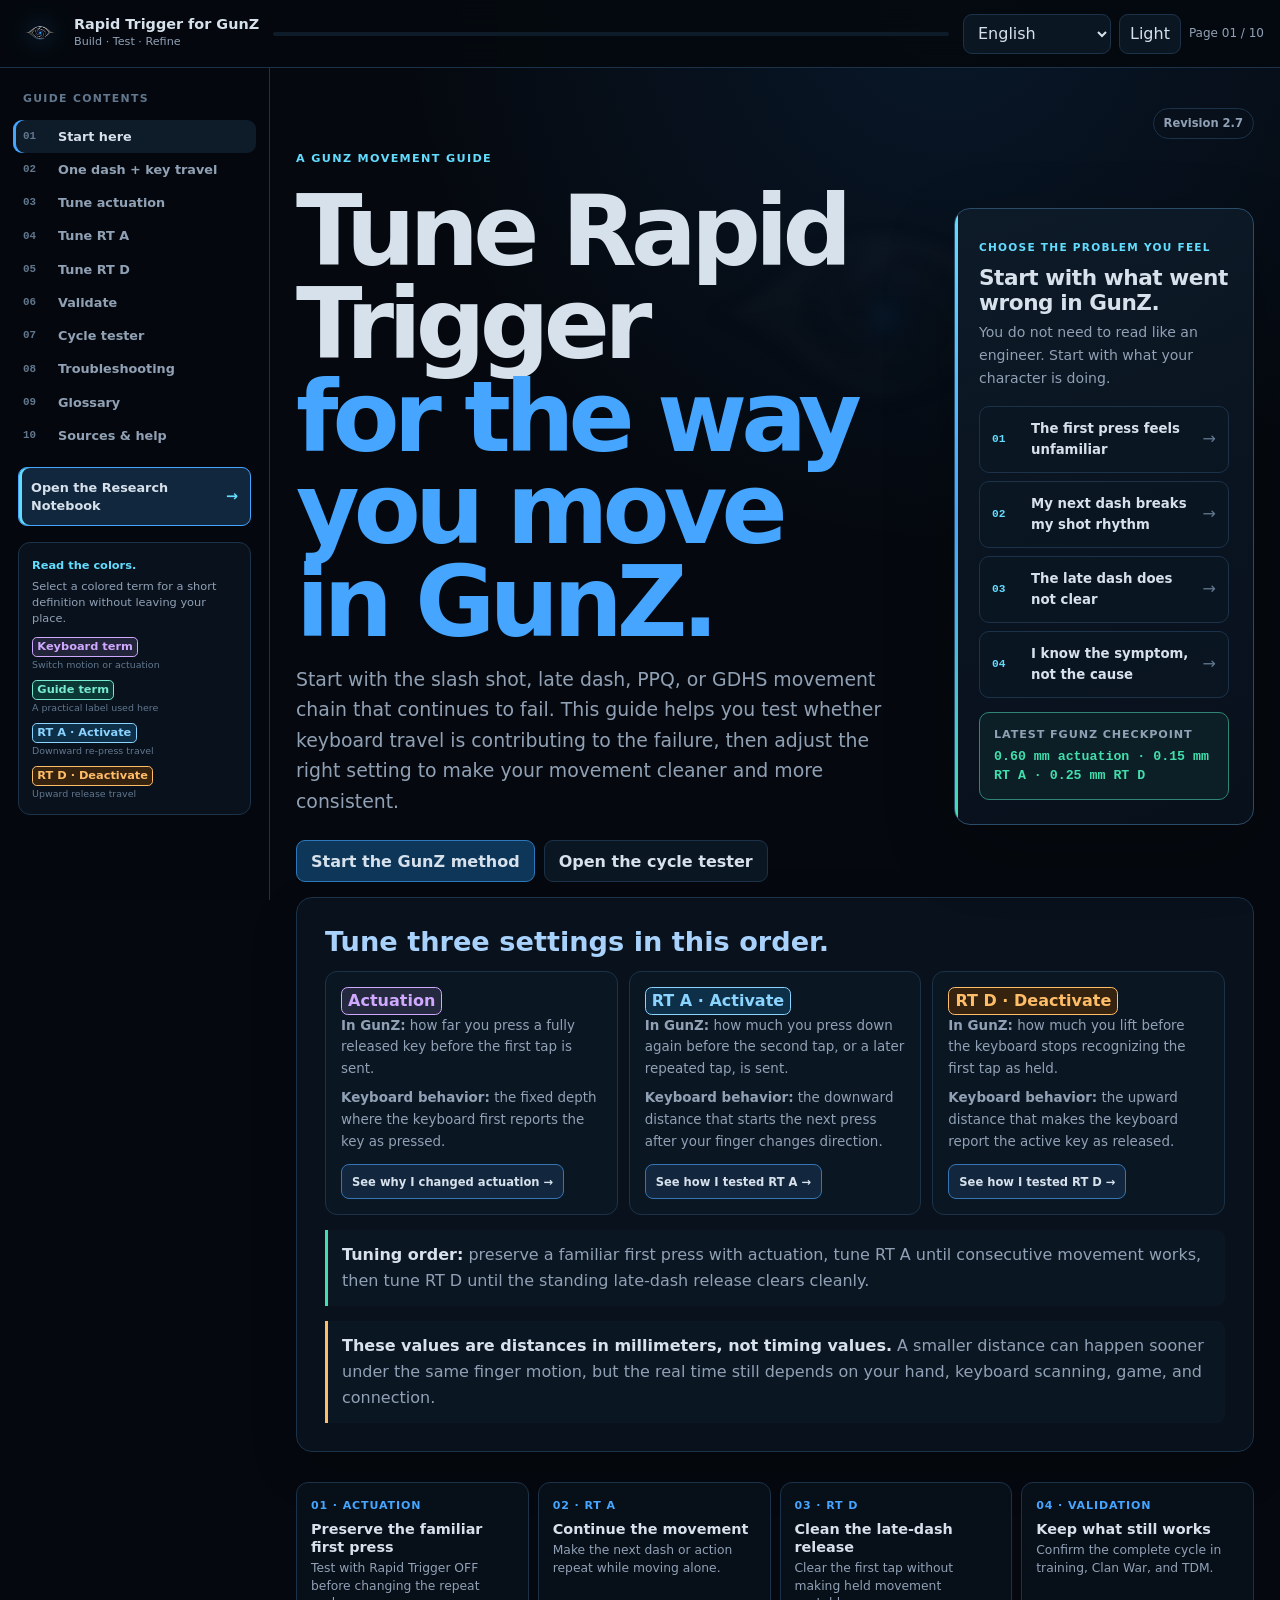
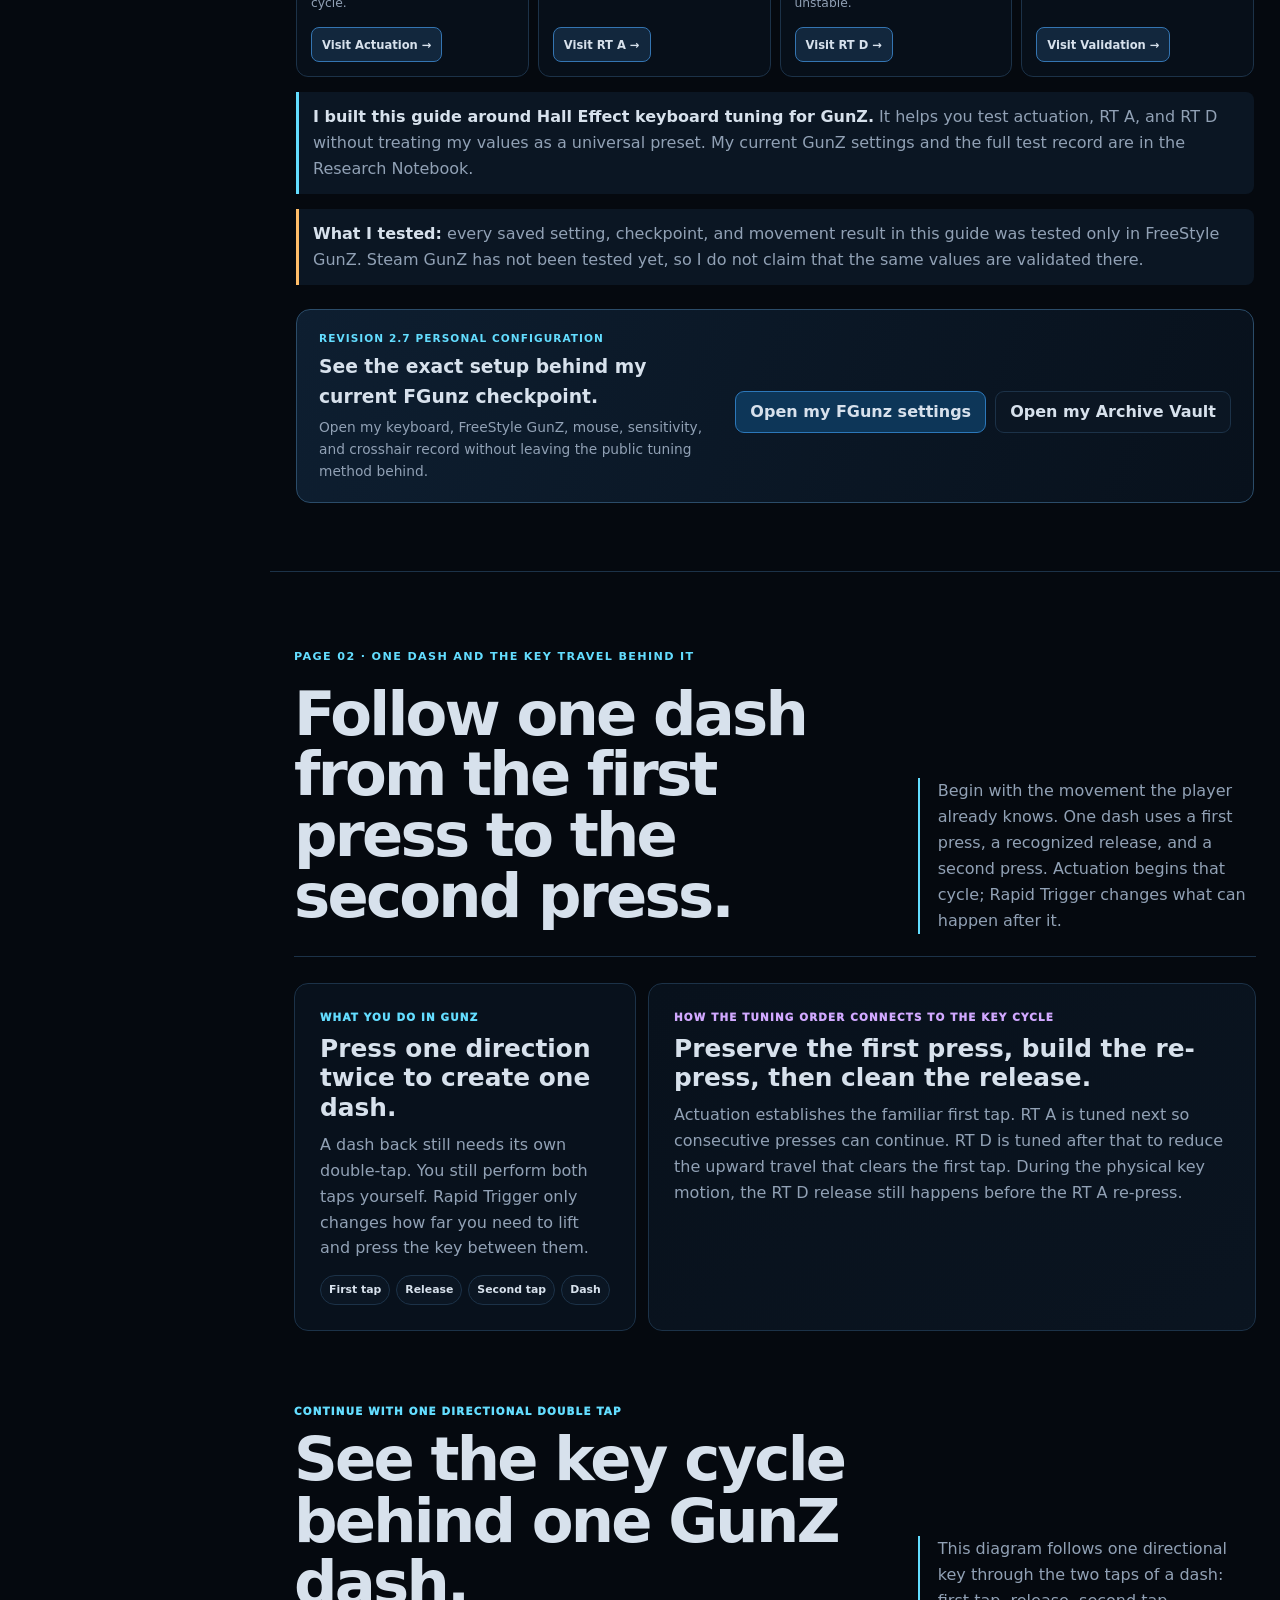
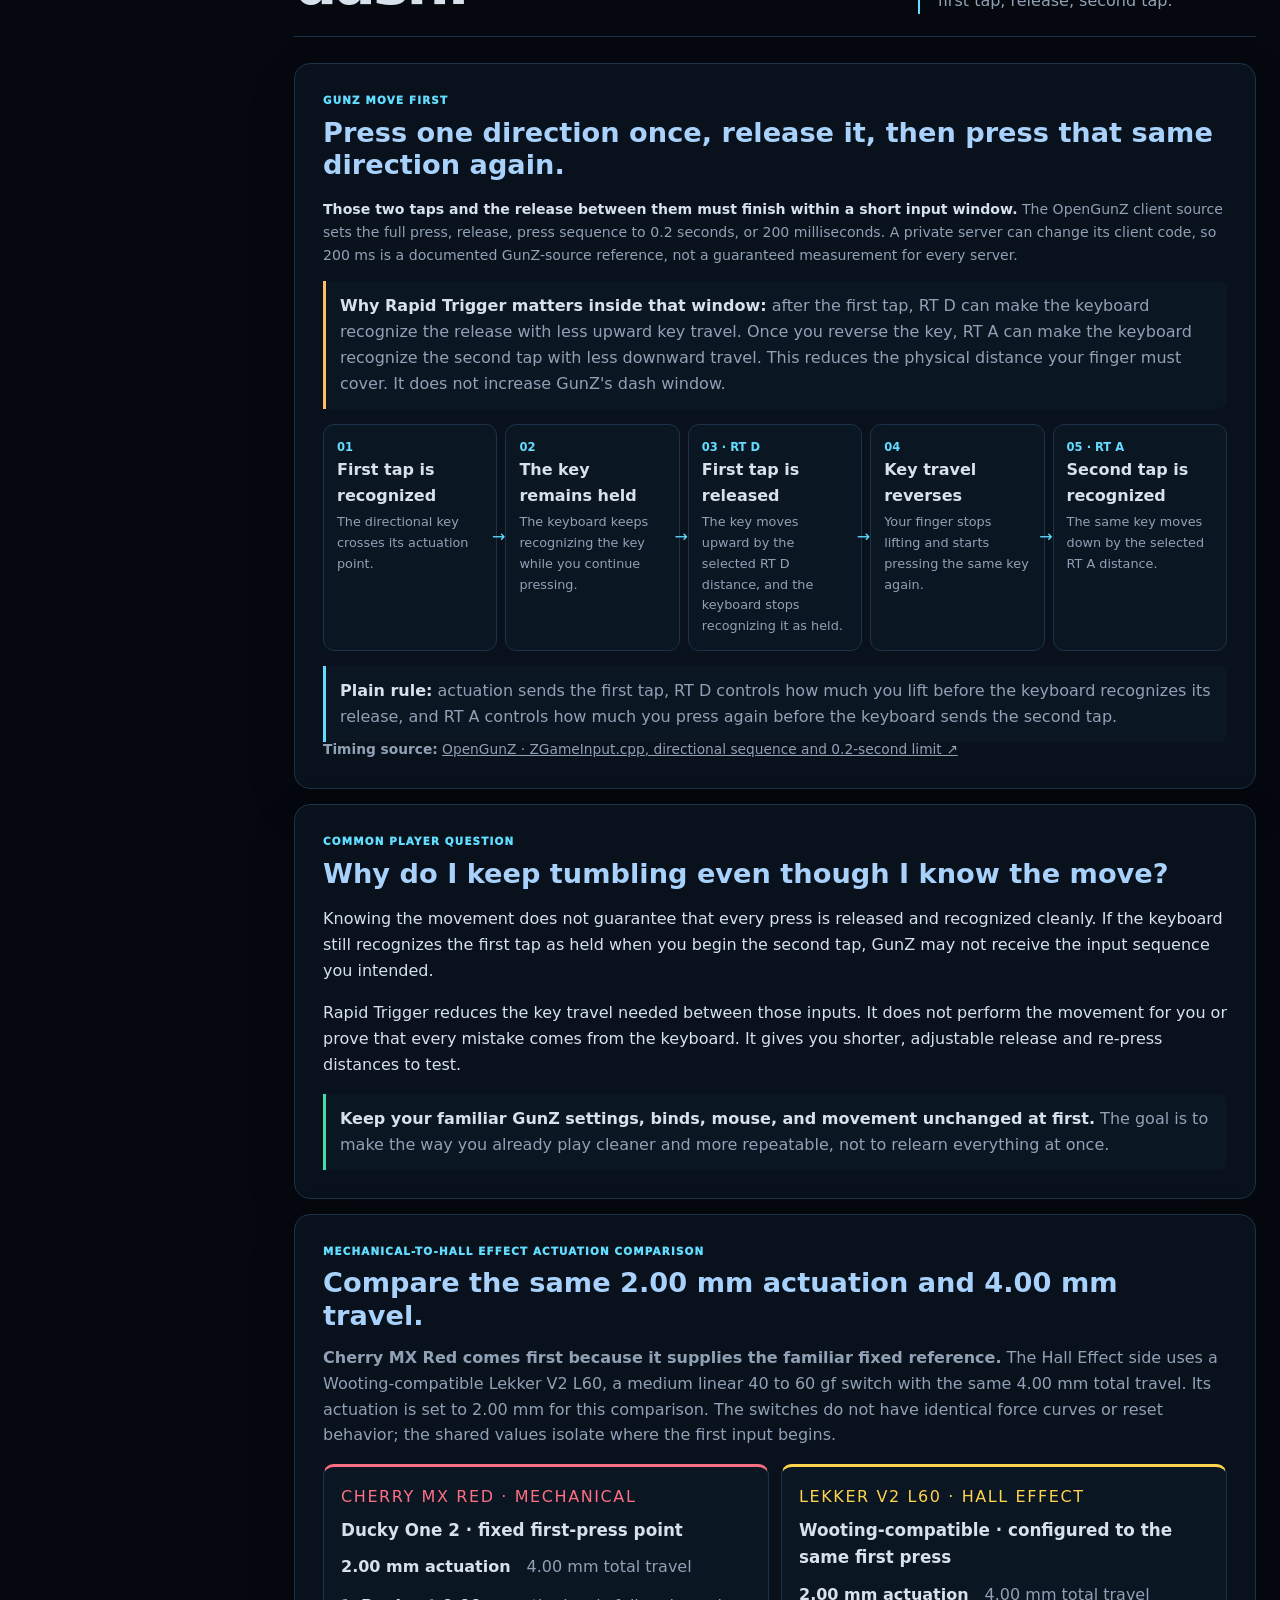
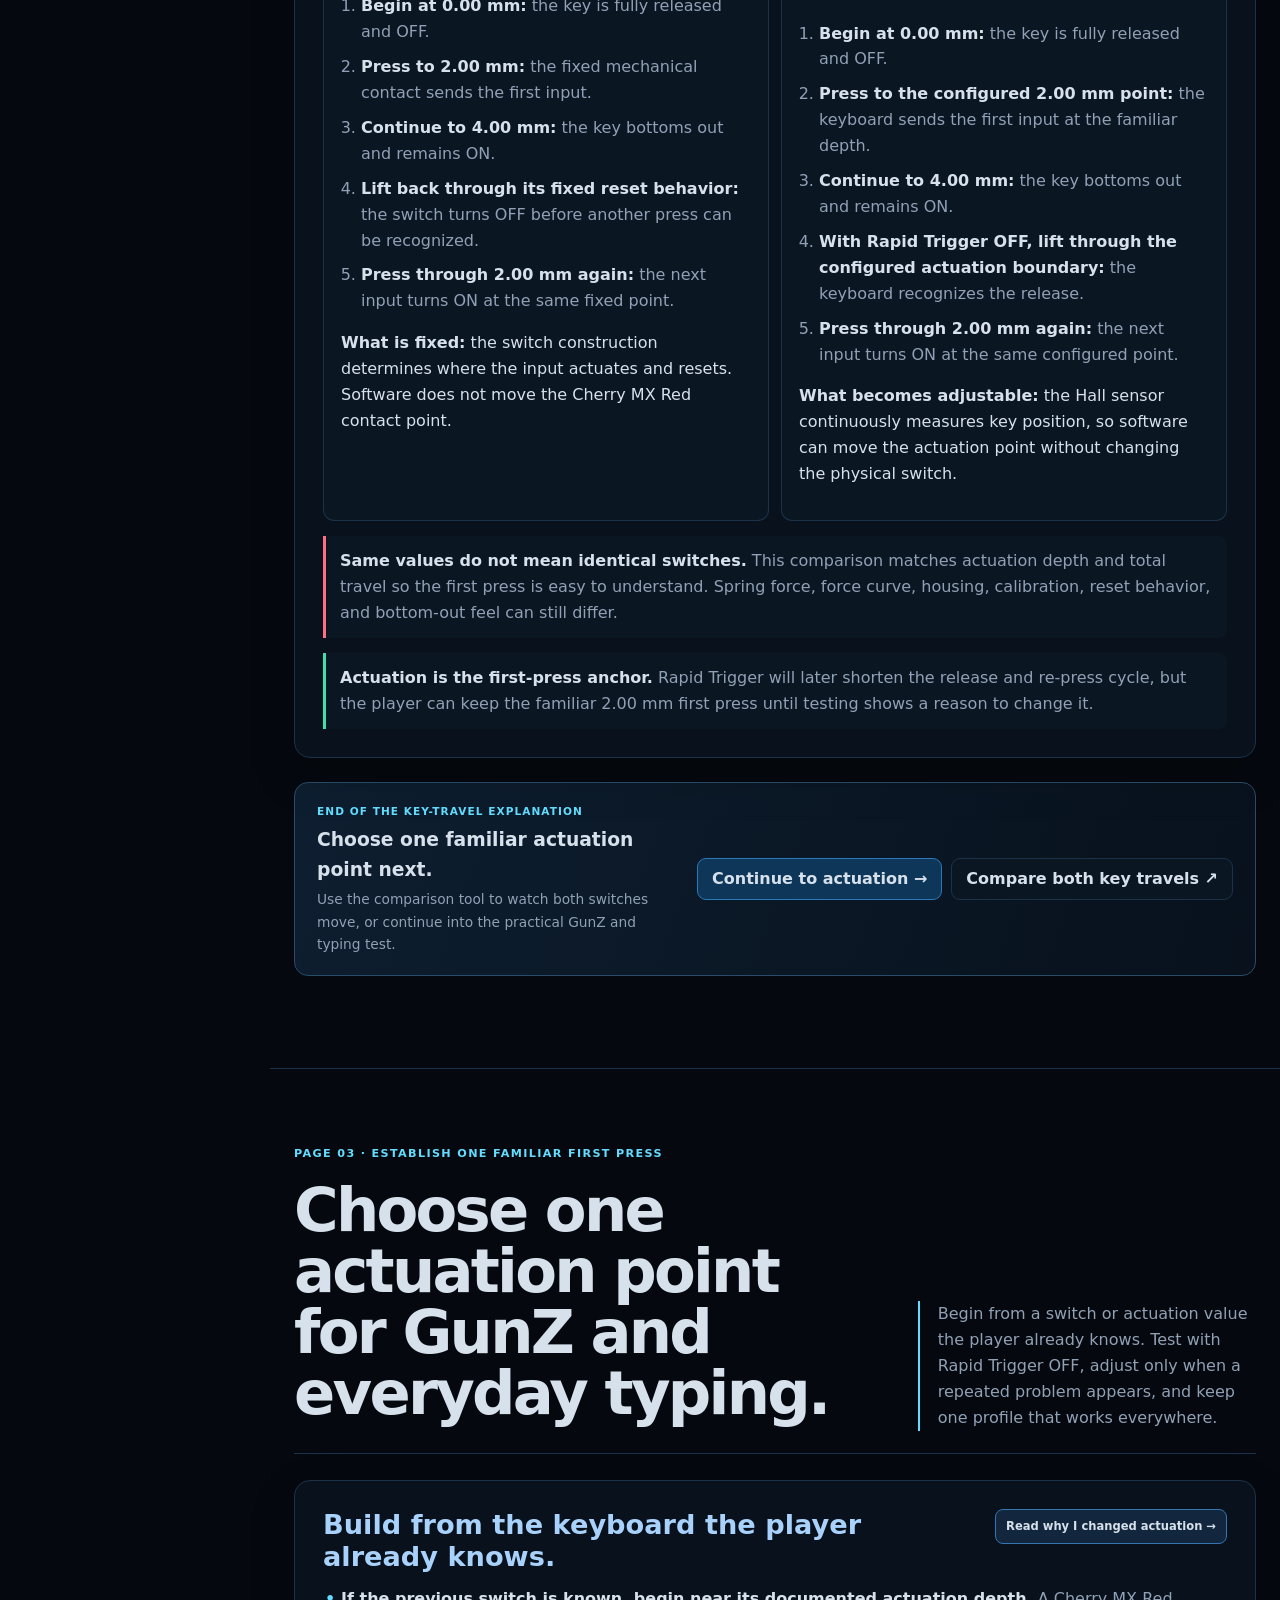
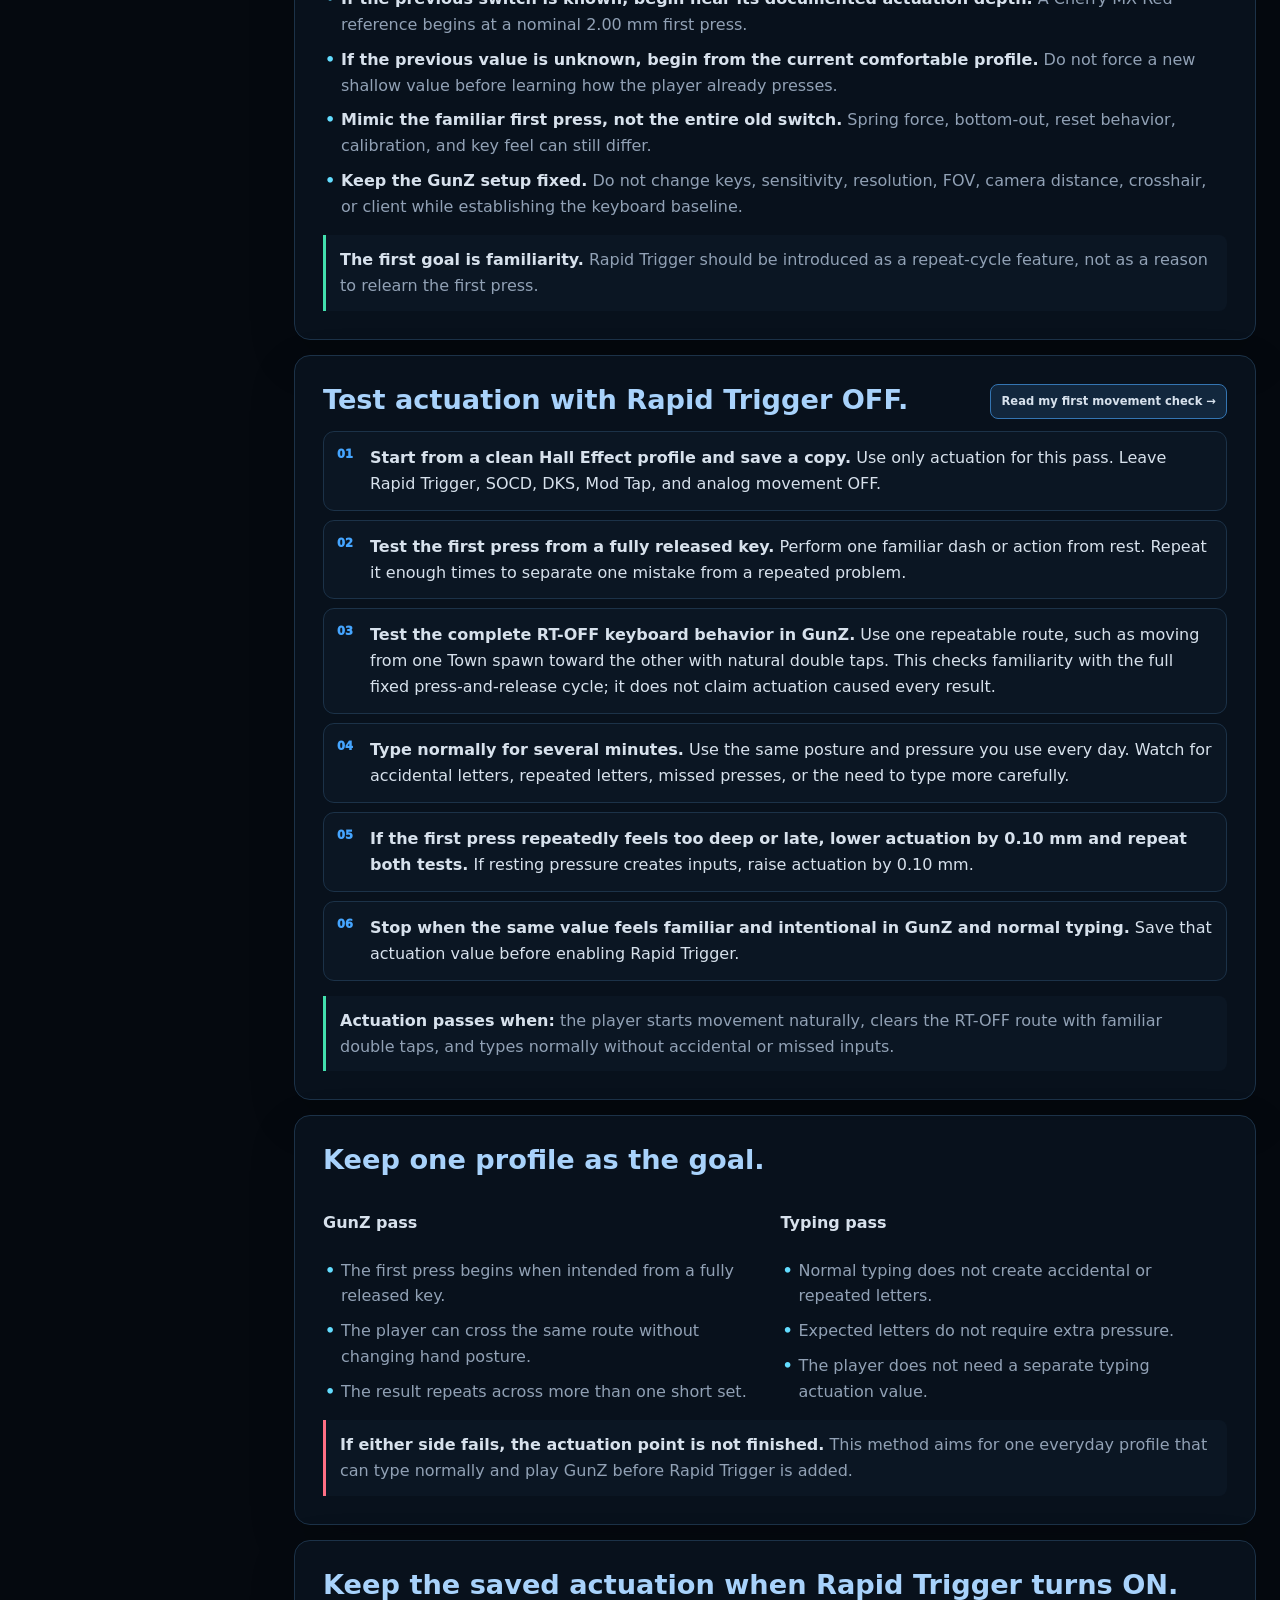
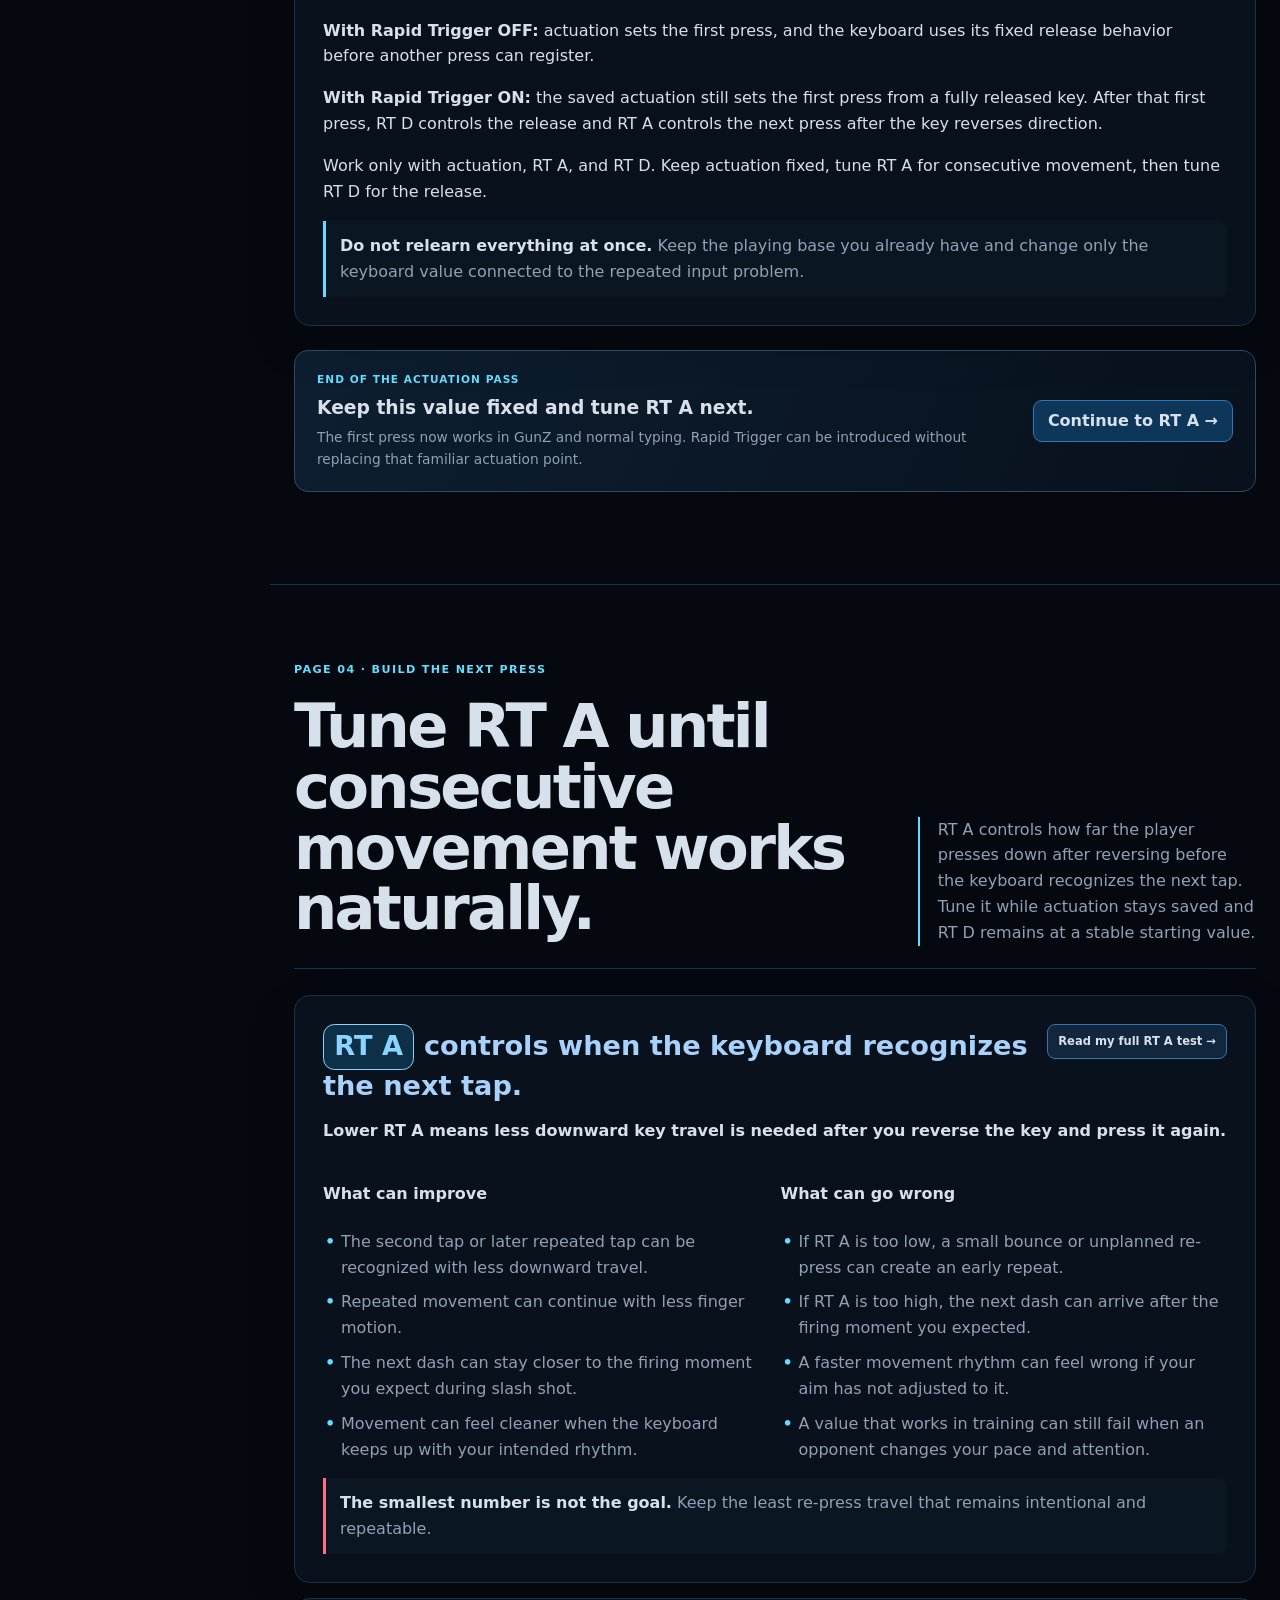
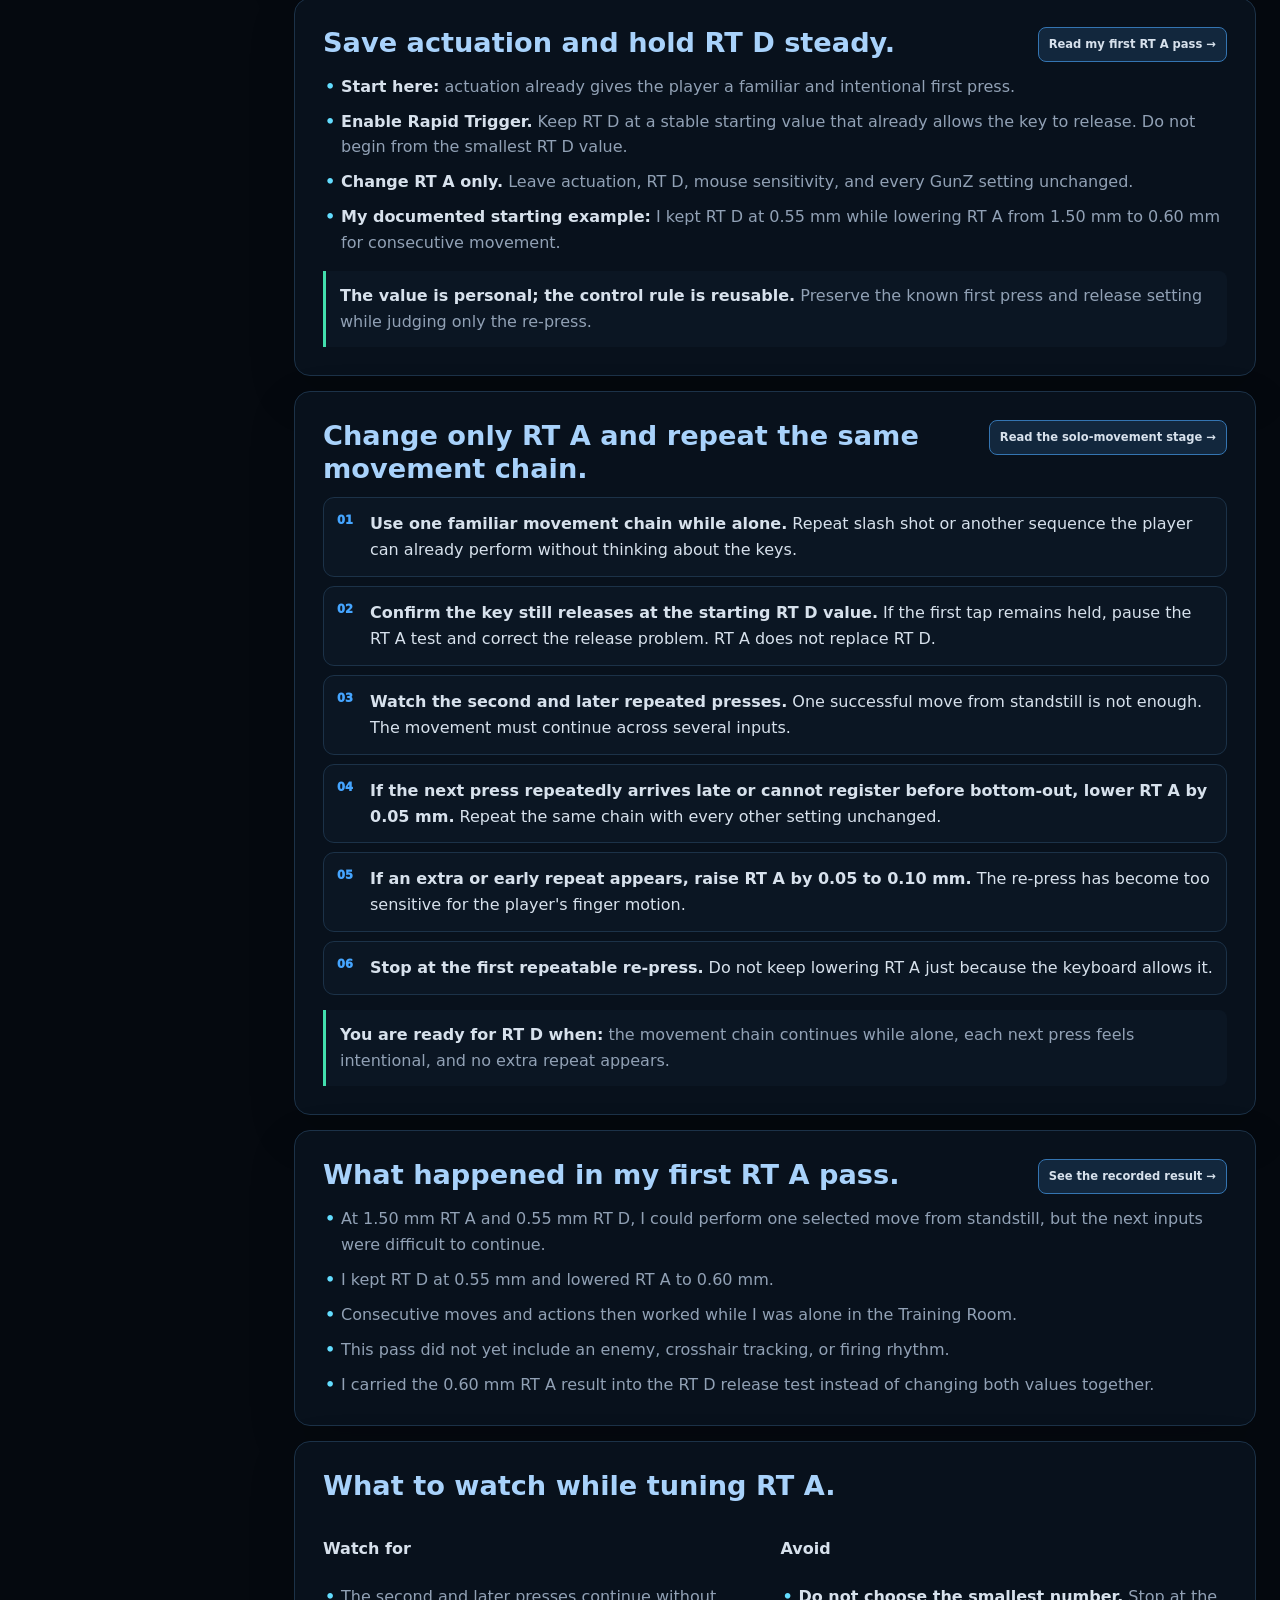
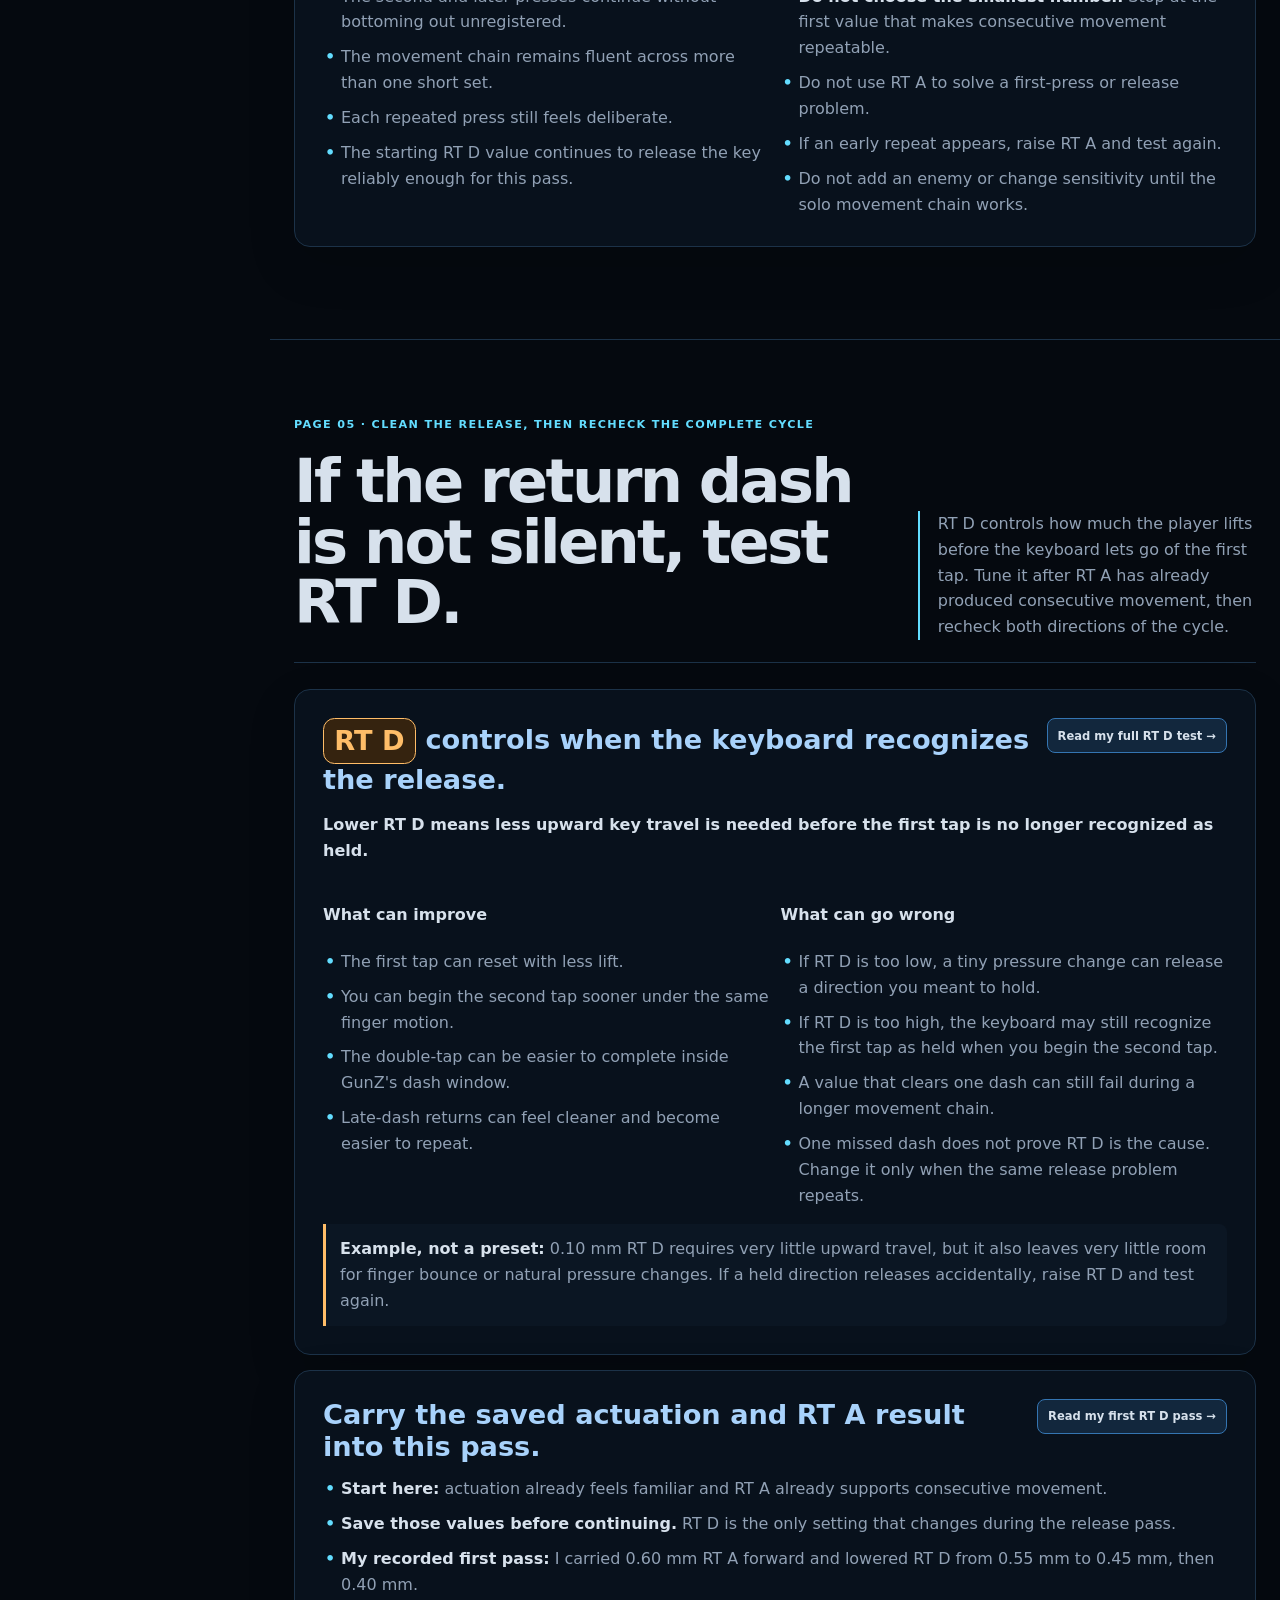
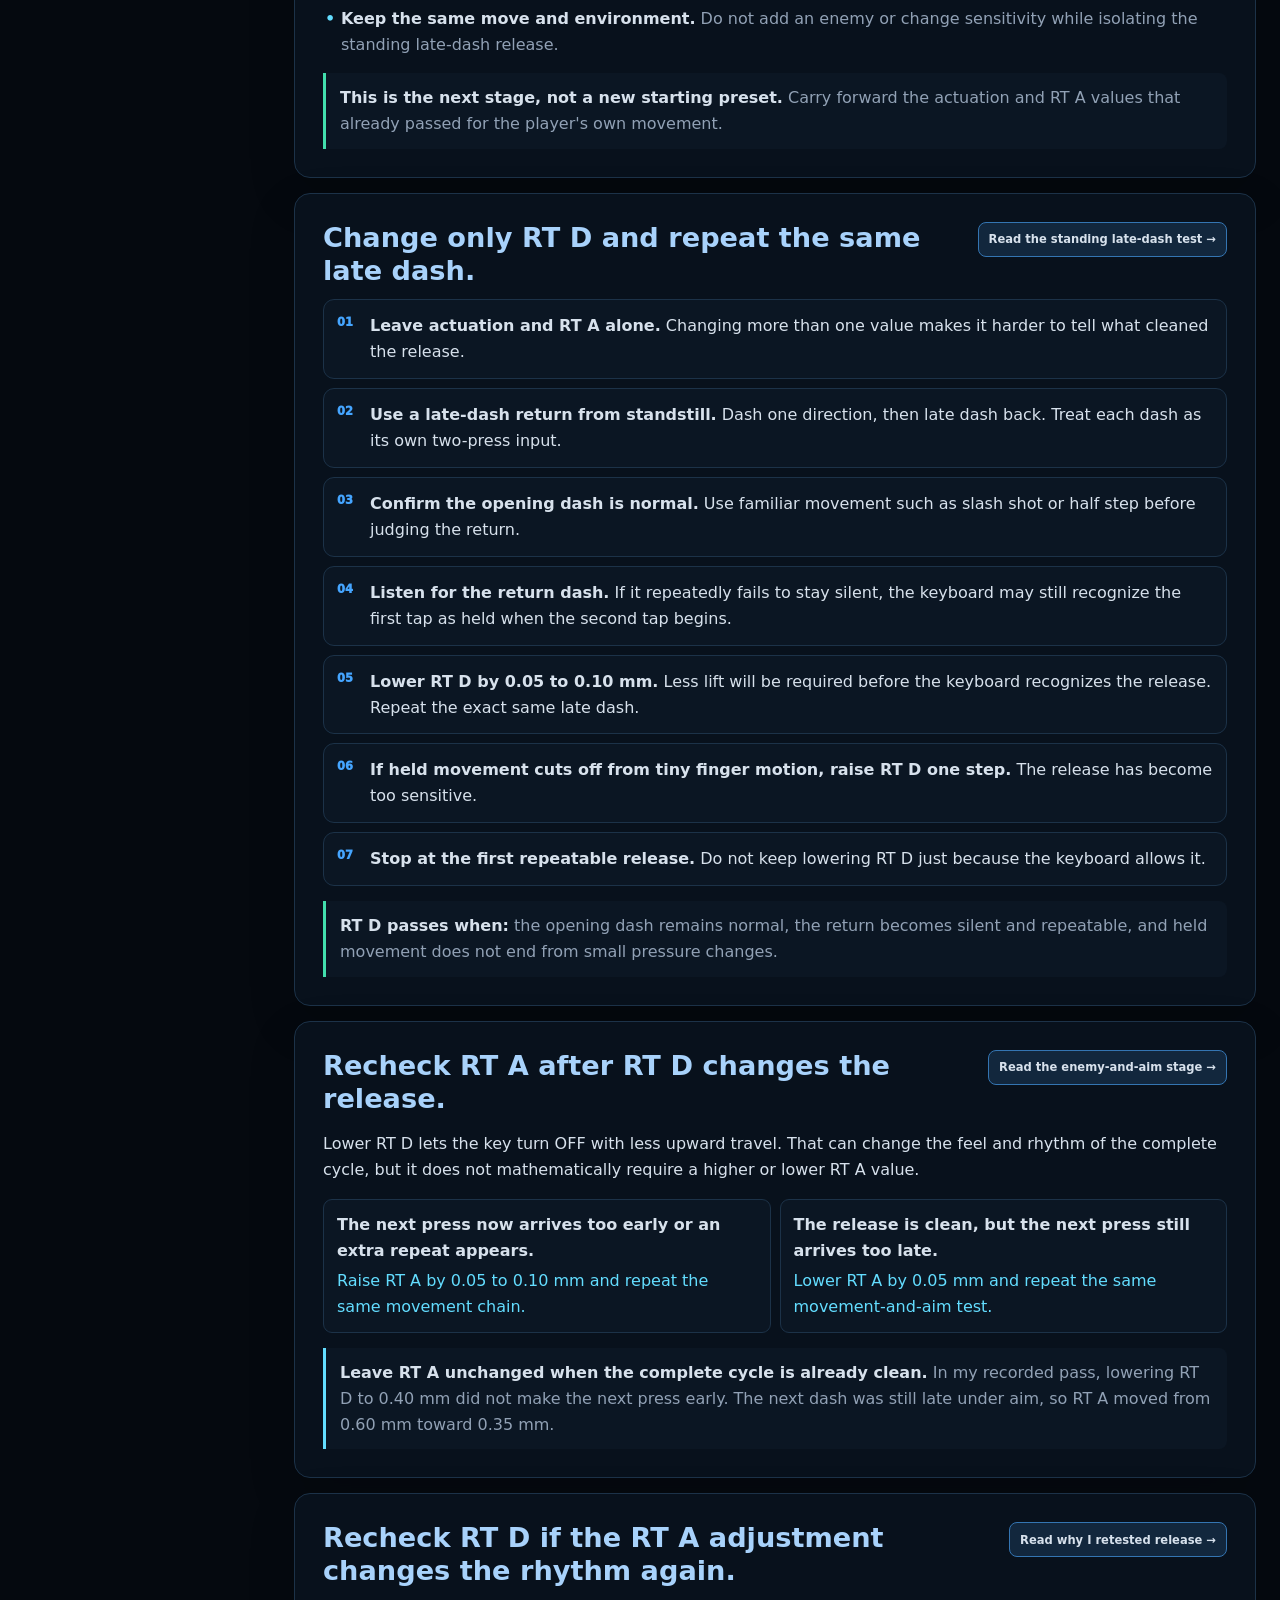
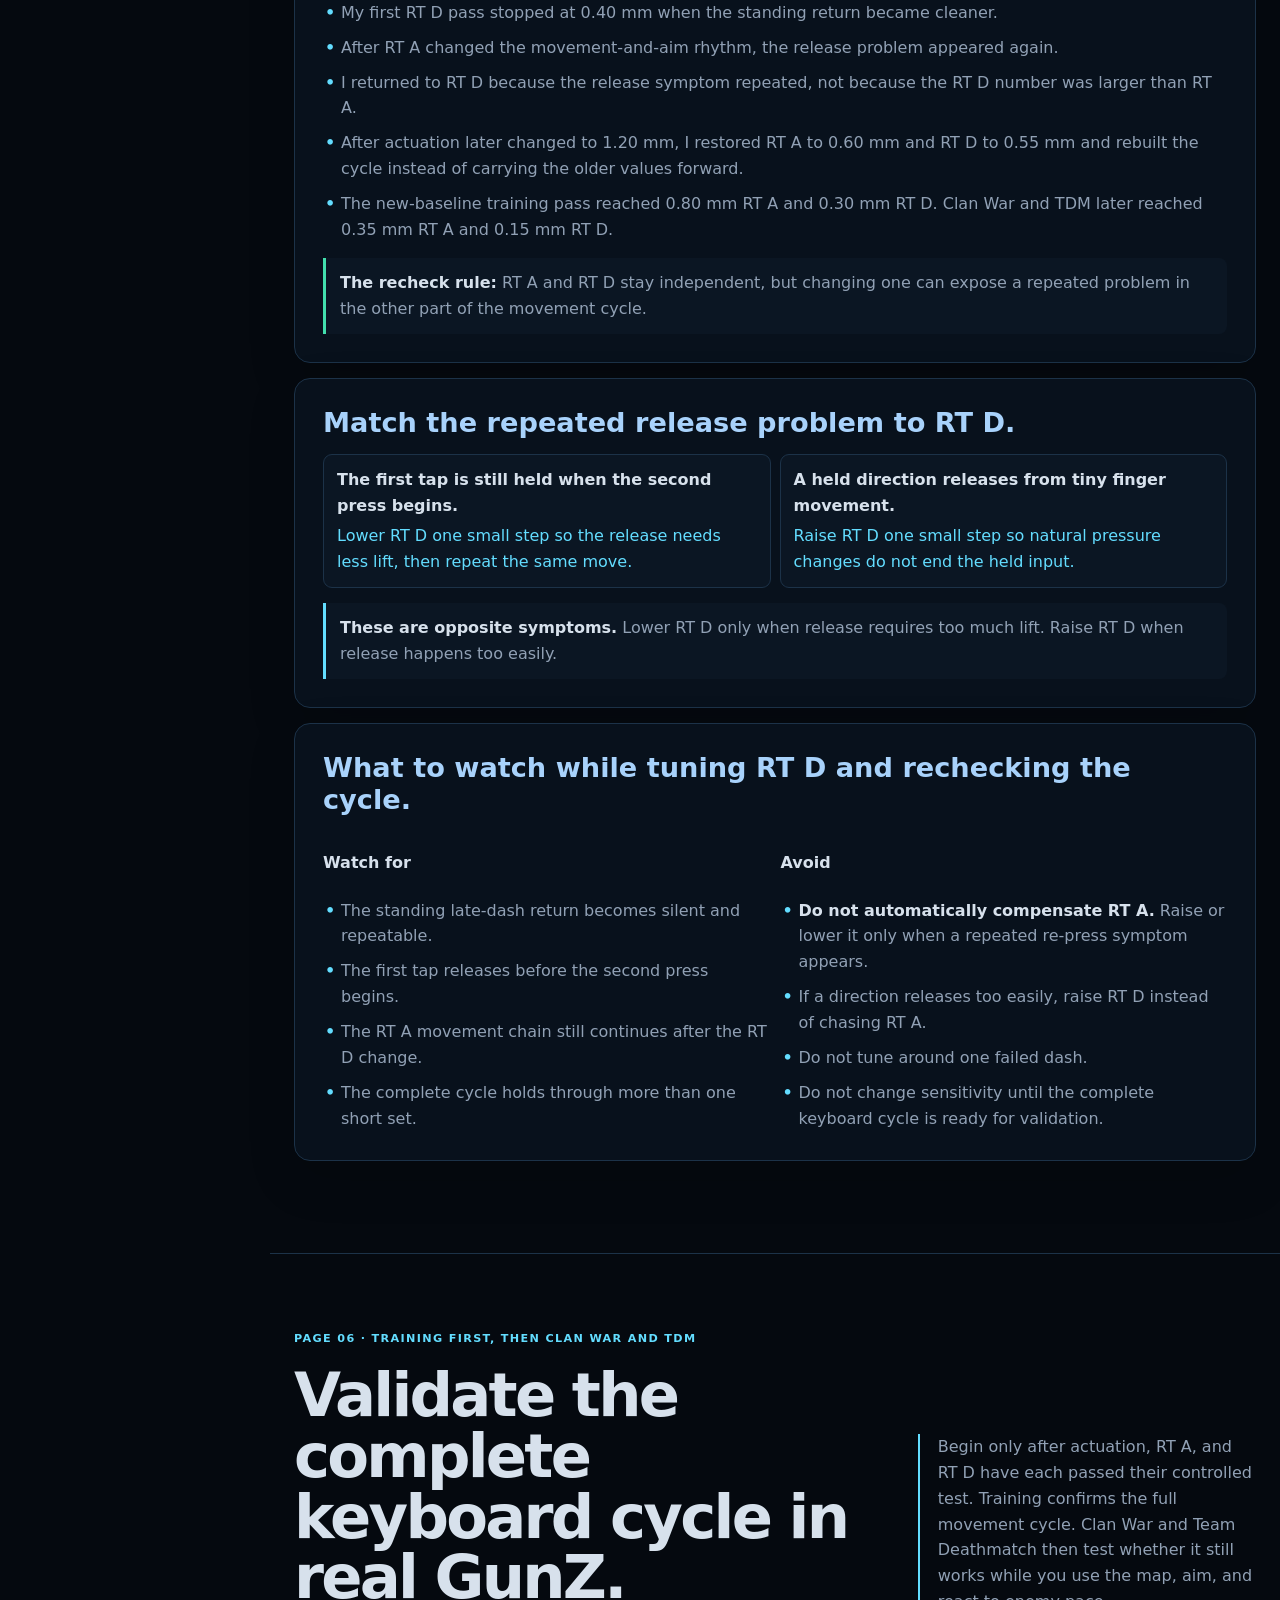
<file: index.html>
<!doctype html>
<html lang="en" data-theme="dark">
<head>
  <meta charset="utf-8">
  <meta name="viewport" content="width=device-width, initial-scale=1">
  <link rel="canonical" href="https://gunz-rt.netlify.app/">
  <meta name="description" content="A GunZ-first Rapid Trigger guide for establishing actuation, tuning RT A re-press travel, cleaning RT D release travel, and validating the complete movement cycle.">
  <meta name="theme-color" content="#05080d">
  <meta name="author" content="Hypnatiq">
  <meta property="og:type" content="website">
  <meta property="og:site_name" content="Rapid Trigger for GunZ">
  <meta property="og:title" content="Rapid Trigger for GunZ">
  <meta property="og:description" content="Start with a familiar actuation point, then tune RT A and RT D from the GunZ movement you already know.">
  <meta property="og:url" content="https://gunz-rt.netlify.app/">
  <meta property="og:image" content="https://gunz-rt.netlify.app/social-preview.png">
  <link rel="icon" href="favicon.png" type="image/png">
  <link rel="stylesheet" href="site.css?v=2.7.1">
  <title>Rapid Trigger for GunZ</title>
</head>
<body>
  <a class="skip-link" href="#main" data-i18n="skip">Skip to the guide</a>

  <header class="site-header" id="top">
    <button class="menu-button" id="menuToggle" type="button" aria-label="Open guide contents" aria-expanded="false">☰</button>
    <a class="brand" href="#home" aria-label="Rapid Trigger for GunZ home">
      <img class="brand-mark" src="favicon.png" alt="">
      <span><strong>Rapid Trigger for GunZ</strong><small data-i18n="brandSub">Build · Test · Refine</small></span>
    </a>
    <div class="progress-track" aria-hidden="true"><span id="progressFill"></span></div>
    <div class="header-tools">
      <label class="sr-only" for="languageSelect" data-i18n="languageLabel">Language</label>
      <select class="language-select" id="languageSelect" aria-label="Language">
        <option value="en">English</option><option value="es">Español</option><option value="es-PE">Español (Perú)</option><option value="pt-BR">Português (Brasil)</option><option value="es-VE">Español (Venezuela)</option><option value="ko">한국어</option><option value="ja">日本語</option><option value="zh-CN">简体中文</option>
      </select>
      <button class="theme-toggle" id="themeToggle" type="button" aria-label="Switch theme">Light</button>
      <span class="page-indicator" id="pageIndicator">Page 01 / 10</span>
    </div>
  </header>

  <aside class="guide-nav" id="guideNav" aria-label="Guide contents">
    <p class="nav-title" data-i18n="guideContents">Guide contents</p>
    <a href="#home"><span>01</span><b data-i18n="navHome">Start here</b></a>
    <a href="#plain"><span>02</span><b data-i18n="navPlain">One dash + key travel</b></a>
    <a href="#base"><span>03</span><b data-i18n="navBase">Tune actuation</b></a>
    <a href="#rta"><span>04</span><b data-i18n="navGunz">Tune RT A</b></a>
    <a href="#rtd"><span>05</span><b data-i18n="navRtd">Tune RT D</b></a>
    <a href="#test"><span>06</span><b data-i18n="navTest">Validate</b></a>
    <a href="#tester"><span>07</span><b data-i18n="navTester">Cycle tester</b></a>
    <a href="#troubleshoot"><span>08</span><b data-i18n="navTrouble">Troubleshooting</b></a>
    <a href="#glossary"><span>09</span><b data-i18n="navGlossary">Glossary</b></a>
    <a href="#evidence"><span>10</span><b data-i18n="navEvidence">Sources & help</b></a>
    <a class="rail-page-link remember-position" href="research-notebook.html" data-i18n="openNotebook">Open the Research Notebook</a>
    <div class="side-note">
      <strong data-i18n="readColors">Read the colors.</strong>
      <span class="side-note-intro" data-i18n="colorIntro">Select a colored term for a short definition without leaving your place.</span>
      <div class="color-key">
        <div class="color-key-item"><span class="term-link term-tech">Keyboard term</span><small>Switch motion or actuation</small></div>
        <div class="color-key-item"><span class="term-link term-guide">Guide term</span><small>A practical label used here</small></div>
        <div class="color-key-item"><span class="term-link term-a">RT A · Activate</span><small>Downward re-press travel</small></div>
        <div class="color-key-item"><span class="term-link term-d">RT D · Deactivate</span><small>Upward release travel</small></div>
      </div>
    </div>
  </aside>

  <div class="section-banner" id="sectionBanner" aria-hidden="true">
    <div class="section-banner-inner"><b id="bannerPage">Page 01</b><span id="bannerTitle">Home</span><a href="#top">Section start ↑</a></div>
  </div>

  <main class="guide-main" id="main">
    <section class="hero tracked-section" id="home" data-page="01" data-title="Home">
      <div class="hero-inner">
        <div class="site-hero-grid">
          <div class="hero-lead">
            <span class="version-stamp">Revision 2.7</span>
            <span class="eyebrow" data-i18n="heroEye">A GunZ movement guide</span>
            <h1 data-i18n-html="heroTitle">Tune Rapid Trigger<br><span>for the way you move in GunZ.</span></h1>
            <p class="lede" data-i18n="heroLead">Start with the slash shot, late dash, PPQ, or GDHS movement chain that continues to fail. This guide helps you test whether keyboard travel is contributing to the failure, then adjust the right setting to make your movement cleaner and more consistent.</p>
            <div class="hero-actions">
              <a class="button primary" href="#controls" data-i18n="startMethod">Start the GunZ method</a>
              <a class="button" href="#tester" data-i18n="openTester">Open the cycle tester</a>
            </div>
          </div>
          <aside class="hero-route-card" aria-label="Choose a GunZ testing route">
            <span class="route-kicker">Choose the problem you feel</span>
            <h2>Start with what went wrong in GunZ.</h2>
            <p>You do not need to read like an engineer. Start with what your character is doing.</p>
            <nav class="route-links" aria-label="Quick GunZ routes">
              <a href="#base"><b>01</b><span>The first press feels unfamiliar</span><i>→</i></a>
              <a href="#rta"><b>02</b><span>My next dash breaks my shot rhythm</span><i>→</i></a>
              <a href="#rtd"><b>03</b><span>The late dash does not clear</span><i>→</i></a>
              <a href="#troubleshoot"><b>04</b><span>I know the symptom, not the cause</span><i>→</i></a>
            </nav>
            <div class="hero-result"><span>Latest FGunz checkpoint</span><strong>0.60 mm actuation · 0.15 mm RT A · 0.25 mm RT D</strong></div>
          </aside>
        </div>
        <article class="panel control-intro" id="controls"><h3 data-i18n="threeJobs">Tune three settings in this order.</h3>
          <div class="grid-3">
            <div class="mini-card"><button class="term-link term-tech" data-term="actuation">Actuation</button><p><strong data-i18n="inGunz">In GunZ:</strong> how far you press a fully released key before the first tap is sent.</p><p><strong data-i18n="official">Keyboard behavior:</strong> the fixed depth where the keyboard first reports the key as pressed.</p><a class="detail-button remember-position" href="research-notebook.html#stage-actuation">See why I changed actuation →</a></div>
            <div class="mini-card"><button class="term-link term-a" data-term="rta">RT A · Activate</button><p><strong data-i18n="inGunz">In GunZ:</strong> how much you press down again before the second tap, or a later repeated tap, is sent.</p><p><strong data-i18n="official">Keyboard behavior:</strong> the downward distance that starts the next press after your finger changes direction.</p><a class="detail-button remember-position" href="research-notebook.html#stage-rta">See how I tested RT A →</a></div>
            <div class="mini-card"><button class="term-link term-d" data-term="rtd">RT D · Deactivate</button><p><strong data-i18n="inGunz">In GunZ:</strong> how much you lift before the keyboard stops recognizing the first tap as held.</p><p><strong data-i18n="official">Keyboard behavior:</strong> the upward distance that makes the keyboard report the active key as released.</p><a class="detail-button remember-position" href="research-notebook.html#stage-rtd">See how I tested RT D →</a></div>
          </div>
          <p class="callout good"><strong>Tuning order:</strong> preserve a familiar first press with actuation, tune RT A until consecutive movement works, then tune RT D until the standing late-dash release clears cleanly.</p>
          <p class="callout amber" data-i18n-html="distanceNotTime"><strong>These values are distances in millimeters, not timing values.</strong> A smaller distance can happen sooner under the same finger motion, but the real time still depends on your hand, keyboard scanning, game, and connection.</p>
        </article>
        <div class="gunz-path" aria-label="GunZ test path">
          <article><b>01 · Actuation</b><strong>Preserve the familiar first press</strong><span>Test with Rapid Trigger OFF before changing the repeat cycle.</span><a class="detail-button path-action" href="#base" data-i18n="visitActuation">Visit Actuation →</a></article>
          <article><b>02 · RT A</b><strong>Continue the movement</strong><span>Make the next dash or action repeat while moving alone.</span><a class="detail-button path-action" href="#rta" data-i18n="visitRta">Visit RT A →</a></article>
          <article><b>03 · RT D</b><strong>Clean the late-dash release</strong><span>Clear the first tap without making held movement unstable.</span><a class="detail-button path-action" href="#rtd" data-i18n="visitRtd">Visit RT D →</a></article>
          <article><b>04 · Validation</b><strong>Keep what still works</strong><span>Confirm the complete cycle in training, Clan War, and TDM.</span><a class="detail-button path-action" href="#test" data-i18n="visitValidation">Visit Validation →</a></article>
        </div>
        <p class="note" data-i18n-html="homeScope"><strong>I built this guide around Hall Effect keyboard tuning for GunZ.</strong> It helps you test actuation, RT A, and RT D without treating my values as a universal preset. My current GunZ settings and the full test record are in the Research Notebook.</p>
        <p class="callout amber"><strong>What I tested:</strong> every saved setting, checkpoint, and movement result in this guide was tested only in FreeStyle GunZ. Steam GunZ has not been tested yet, so I do not claim that the same values are validated there.</p>
        <aside class="next-callout"><div><span>Revision 2.7 personal configuration</span><h3>See the exact setup behind my current FGunz checkpoint.</h3><p>Open my keyboard, FreeStyle GunZ, mouse, sensitivity, and crosshair record without leaving the public tuning method behind.</p></div><div class="scope-actions"><a class="button primary" href="hanz-fgunz-settings.html">Open my FGunz settings</a><a class="button" href="hanz-archive-vault.html">Open my Archive Vault</a></div></aside>
      </div>
    </section>

    <section class="chapter tracked-section" id="plain" data-page="02" data-title="One dash + key travel">
      <div class="chapter-inner">
        <header class="chapter-header"><span class="kicker">Page 02 · One dash and the key travel behind it</span><h2 data-i18n="plainTitle">Follow one dash from the first press to the second press.</h2><p data-i18n="plainIntro">Begin with the movement the player already knows. One dash uses a first press, a recognized release, and a second press. Actuation begins that cycle; Rapid Trigger changes what can happen after it.</p></header>
        <div class="player-first">
          <article class="gunz-layer"><span class="layer-label">What you do in GunZ</span><h3>Press one direction twice to create one dash.</h3><p>A dash back still needs its own double-tap. You still perform both taps yourself. Rapid Trigger only changes how far you need to lift and press the key between them.</p><div class="move-tags"><span>First tap</span><span>Release</span><span>Second tap</span><span>Dash</span></div></article>
          <article class="technical-layer"><span class="layer-label">How the tuning order connects to the key cycle</span><h3>Preserve the first press, build the re-press, then clean the release.</h3><p>Actuation establishes the familiar first tap. RT A is tuned next so consecutive presses can continue. RT D is tuned after that to reduce the upward travel that clears the first tap. During the physical key motion, the RT D release still happens before the RT A re-press.</p></article>
        </div>
        <div class="merged-chapter-continuation" id="cycle">
        <header class="subsection-header"><span class="layer-label">Continue with one directional double tap</span><h2 data-i18n="cycleTitle">See the key cycle behind one GunZ dash.</h2><p data-i18n="cycleIntro">This diagram follows one directional key through the two taps of a dash: first tap, release, second tap.</p></header>
        <article class="panel stack-card">
          <span class="layer-label">GunZ move first</span>
          <h3>Press one direction once, release it, then press that same direction again.</h3>
          <p class="section-bridge"><strong>Those two taps and the release between them must finish within a short input window.</strong> The OpenGunZ client source sets the full press, release, press sequence to 0.2 seconds, or 200 milliseconds. A private server can change its client code, so 200 ms is a documented GunZ-source reference, not a guaranteed measurement for every server.</p>
          <p class="callout amber"><strong>Why Rapid Trigger matters inside that window:</strong> after the first tap, RT D can make the keyboard recognize the release with less upward key travel. Once you reverse the key, RT A can make the keyboard recognize the second tap with less downward travel. This reduces the physical distance your finger must cover. It does not increase GunZ's dash window.</p>
          <div class="cycle">
            <div><b>01</b><strong>First tap is recognized</strong><span>The directional key crosses its actuation point.</span></div>
            <div><b>02</b><strong>The key remains held</strong><span>The keyboard keeps recognizing the key while you continue pressing.</span></div>
            <div><b>03 · RT D</b><strong>First tap is released</strong><span>The key moves upward by the selected RT D distance, and the keyboard stops recognizing it as held.</span></div>
            <div><b>04</b><strong>Key travel reverses</strong><span>Your finger stops lifting and starts pressing the same key again.</span></div>
            <div><b>05 · RT A</b><strong>Second tap is recognized</strong><span>The same key moves down by the selected RT A distance.</span></div>
          </div>
          <p class="callout" data-i18n-html="cycleRule"><strong>Plain rule:</strong> actuation sends the first tap, RT D controls how much you lift before the keyboard recognizes its release, and RT A controls how much you press again before the keyboard sends the second tap.</p>
          <p class="reference-note"><strong>Timing source:</strong> <a href="https://github.com/TriForceX/OpenGunZ/blob/master/src/Gunz/ZGameInput.cpp#L31-L55" target="_blank" rel="noopener">OpenGunZ · ZGameInput.cpp, directional sequence and 0.2-second limit ↗</a></p>
        </article>
        </div>
        <article class="panel stack-card">
          <span class="layer-label" data-i18n="readerQuestionLabel">Common player question</span>
          <h3 data-i18n="readerQuestionTitle">Why do I keep tumbling even though I know the move?</h3>
          <p data-i18n="readerQuestionCause">Knowing the movement does not guarantee that every press is released and recognized cleanly. If the keyboard still recognizes the first tap as held when you begin the second tap, GunZ may not receive the input sequence you intended.</p>
          <p data-i18n="readerQuestionRole">Rapid Trigger reduces the key travel needed between those inputs. It does not perform the movement for you or prove that every mistake comes from the keyboard. It gives you shorter, adjustable release and re-press distances to test.</p>
          <p class="callout good" data-i18n-html="readerQuestionTest"><strong>Keep your familiar GunZ settings, binds, mouse, and movement unchanged at first.</strong> The goal is to make the way you already play cleaner and more repeatable, not to relearn everything at once.</p>
        </article>
        <article class="panel stack-card transition-example" id="mechanical-to-he">
          <div class="card-title-row"><div><span class="layer-label">Mechanical-to-Hall Effect actuation comparison</span><h3>Compare the same 2.00 mm actuation and 4.00 mm travel.</h3></div></div>
          <p class="transition-intro"><strong>Cherry MX Red comes first because it supplies the familiar fixed reference.</strong> The Hall Effect side uses a Wooting-compatible Lekker V2 L60, a medium linear 40 to 60 gf switch with the same 4.00 mm total travel. Its actuation is set to 2.00 mm for this comparison. The switches do not have identical force curves or reset behavior; the shared values isolate where the first input begins.</p>
          <div class="transition-columns">
            <section class="travel-card mechanical-travel"><span class="travel-label">CHERRY MX RED · MECHANICAL</span><h4>Ducky One 2 · fixed first-press point</h4><div class="value-line"><b>2.00 mm actuation</b><span>4.00 mm total travel</span></div><ol class="travel-sequence"><li><b>Begin at 0.00 mm:</b> the key is fully released and OFF.</li><li><b>Press to 2.00 mm:</b> the fixed mechanical contact sends the first input.</li><li><b>Continue to 4.00 mm:</b> the key bottoms out and remains ON.</li><li><b>Lift back through its fixed reset behavior:</b> the switch turns OFF before another press can be recognized.</li><li><b>Press through 2.00 mm again:</b> the next input turns ON at the same fixed point.</li></ol><p><strong>What is fixed:</strong> the switch construction determines where the input actuates and resets. Software does not move the Cherry MX Red contact point.</p></section>
            <section class="travel-card he-travel"><span class="travel-label">LEKKER V2 L60 · HALL EFFECT</span><h4>Wooting-compatible · configured to the same first press</h4><div class="value-line"><b>2.00 mm actuation</b><span>4.00 mm total travel</span></div><ol class="travel-sequence"><li><b>Begin at 0.00 mm:</b> the key is fully released and OFF.</li><li><b>Press to the configured 2.00 mm point:</b> the keyboard sends the first input at the familiar depth.</li><li><b>Continue to 4.00 mm:</b> the key bottoms out and remains ON.</li><li><b>With Rapid Trigger OFF, lift through the configured actuation boundary:</b> the keyboard recognizes the release.</li><li><b>Press through 2.00 mm again:</b> the next input turns ON at the same configured point.</li></ol><p><strong>What becomes adjustable:</strong> the Hall sensor continuously measures key position, so software can move the actuation point without changing the physical switch.</p></section>
          </div>
          <p class="note warning"><strong>Same values do not mean identical switches.</strong> This comparison matches actuation depth and total travel so the first press is easy to understand. Spring force, force curve, housing, calibration, reset behavior, and bottom-out feel can still differ.</p>
          <p class="callout good"><strong>Actuation is the first-press anchor.</strong> Rapid Trigger will later shorten the release and re-press cycle, but the player can keep the familiar 2.00 mm first press until testing shows a reason to change it.</p>
        </article>
        <aside class="next-callout"><div><span>End of the key-travel explanation</span><h3>Choose one familiar actuation point next.</h3><p>Use the comparison tool to watch both switches move, or continue into the practical GunZ and typing test.</p></div><div class="next-callout-actions"><a class="button primary" href="#base">Continue to actuation →</a><a class="button" href="rapid-trigger-cycle-tester.html?v=2.7.1&amp;mode=transition" target="_blank" rel="noopener">Compare both key travels ↗</a></div></aside>
      </div>
    </section>

    <section class="chapter tracked-section" id="base" data-page="03" data-title="Tune actuation">
      <div class="chapter-inner">
        <header class="chapter-header"><span class="kicker">Page 03 · Establish one familiar first press</span><h2 data-i18n="baseTitle">Choose one actuation point for GunZ and everyday typing.</h2><p data-i18n="baseIntro">Begin from a switch or actuation value the player already knows. Test with Rapid Trigger OFF, adjust only when a repeated problem appears, and keep one profile that works everywhere.</p></header>
        <article class="panel stack-card"><div class="card-title-row"><h3>Build from the keyboard the player already knows.</h3><a class="detail-button remember-position" href="research-notebook.html#stage-actuation">Read why I changed actuation →</a></div><ul class="brief-list"><li><strong>If the previous switch is known, begin near its documented actuation depth.</strong> A Cherry MX Red reference begins at a nominal 2.00 mm first press.</li><li><strong>If the previous value is unknown, begin from the current comfortable profile.</strong> Do not force a new shallow value before learning how the player already presses.</li><li><strong>Mimic the familiar first press, not the entire old switch.</strong> Spring force, bottom-out, reset behavior, calibration, and key feel can still differ.</li><li><strong>Keep the GunZ setup fixed.</strong> Do not change keys, sensitivity, resolution, FOV, camera distance, crosshair, or client while establishing the keyboard baseline.</li></ul><p class="callout good"><strong>The first goal is familiarity.</strong> Rapid Trigger should be introduced as a repeat-cycle feature, not as a reason to relearn the first press.</p></article>
        <article class="panel stack-card"><div class="card-title-row"><h3>Test actuation with Rapid Trigger OFF.</h3><a class="detail-button remember-position" href="research-notebook.html#stage-standstill">Read my first movement check →</a></div><ol class="steps"><li><strong>Start from a clean Hall Effect profile and save a copy.</strong> Use only actuation for this pass. Leave Rapid Trigger, SOCD, DKS, Mod Tap, and analog movement OFF.</li><li><strong>Test the first press from a fully released key.</strong> Perform one familiar dash or action from rest. Repeat it enough times to separate one mistake from a repeated problem.</li><li><strong>Test the complete RT-OFF keyboard behavior in GunZ.</strong> Use one repeatable route, such as moving from one Town spawn toward the other with natural double taps. This checks familiarity with the full fixed press-and-release cycle; it does not claim actuation caused every result.</li><li><strong>Type normally for several minutes.</strong> Use the same posture and pressure you use every day. Watch for accidental letters, repeated letters, missed presses, or the need to type more carefully.</li><li><strong>If the first press repeatedly feels too deep or late, lower actuation by 0.10 mm and repeat both tests.</strong> If resting pressure creates inputs, raise actuation by 0.10 mm.</li><li><strong>Stop when the same value feels familiar and intentional in GunZ and normal typing.</strong> Save that actuation value before enabling Rapid Trigger.</li></ol><p class="callout good"><strong>Actuation passes when:</strong> the player starts movement naturally, clears the RT-OFF route with familiar double taps, and types normally without accidental or missed inputs.</p></article>
        <article class="panel stack-card"><h3>Keep one profile as the goal.</h3><div class="grid-2"><div><h4>GunZ pass</h4><ul class="brief-list"><li>The first press begins when intended from a fully released key.</li><li>The player can cross the same route without changing hand posture.</li><li>The result repeats across more than one short set.</li></ul></div><div><h4>Typing pass</h4><ul class="brief-list"><li>Normal typing does not create accidental or repeated letters.</li><li>Expected letters do not require extra pressure.</li><li>The player does not need a separate typing actuation value.</li></ul></div></div><p class="note warning"><strong>If either side fails, the actuation point is not finished.</strong> This method aims for one everyday profile that can type normally and play GunZ before Rapid Trigger is added.</p></article>
        <article class="panel stack-card"><h3>Keep the saved actuation when Rapid Trigger turns ON.</h3><p><strong>With Rapid Trigger OFF:</strong> actuation sets the first press, and the keyboard uses its fixed release behavior before another press can register.</p><p><strong>With Rapid Trigger ON:</strong> the saved actuation still sets the first press from a fully released key. After that first press, RT D controls the release and RT A controls the next press after the key reverses direction.</p><p>Work only with actuation, RT A, and RT D. Keep actuation fixed, tune RT A for consecutive movement, then tune RT D for the release.</p><p class="callout" data-i18n-html="keepPlayingBase"><strong>Do not relearn everything at once.</strong> Keep the playing base you already have and change only the keyboard value connected to the repeated input problem.</p></article>
        <aside class="next-callout"><div><span>End of the actuation pass</span><h3>Keep this value fixed and tune RT A next.</h3><p>The first press now works in GunZ and normal typing. Rapid Trigger can be introduced without replacing that familiar actuation point.</p></div><a class="button primary" href="#rta">Continue to RT A →</a></aside>
      </div>
    </section>

    <section class="chapter tracked-section" id="rta" data-page="04" data-title="Tune RT A">
      <div class="chapter-inner">
        <header class="chapter-header"><span class="kicker">Page 04 · Build the next press</span><h2 data-i18n="rtaTitlePage">Tune RT A until consecutive movement works naturally.</h2><p data-i18n="rtaIntro">RT A controls how far the player presses down after reversing before the keyboard recognizes the next tap. Tune it while actuation stays saved and RT D remains at a stable starting value.</p></header>
        <article class="panel stack-card" id="tradeoffs"><div class="card-title-row"><h3><button class="term-link term-a" type="button" data-term="rta">RT A</button> controls when the keyboard recognizes the next tap.</h3><a class="detail-button remember-position" href="research-notebook.html#stage-rta">Read my full RT A test →</a></div><p><strong>Lower RT A means less downward key travel is needed after you reverse the key and press it again.</strong></p><div class="grid-2"><div><h4>What can improve</h4><ul class="check-list"><li>The second tap or later repeated tap can be recognized with less downward travel.</li><li>Repeated movement can continue with less finger motion.</li><li>The next dash can stay closer to the firing moment you expect during slash shot.</li><li>Movement can feel cleaner when the keyboard keeps up with your intended rhythm.</li></ul></div><div><h4>What can go wrong</h4><ul class="check-list"><li>If RT A is too low, a small bounce or unplanned re-press can create an early repeat.</li><li>If RT A is too high, the next dash can arrive after the firing moment you expected.</li><li>A faster movement rhythm can feel wrong if your aim has not adjusted to it.</li><li>A value that works in training can still fail when an opponent changes your pace and attention.</li></ul></div></div><p class="note warning"><strong>The smallest number is not the goal.</strong> Keep the least re-press travel that remains intentional and repeatable.</p></article>
        <article class="panel stack-card"><div class="card-title-row"><h3>Save actuation and hold RT D steady.</h3><a class="detail-button remember-position" href="research-notebook.html#stage-solo">Read my first RT A pass →</a></div><ul class="brief-list"><li><strong>Start here:</strong> actuation already gives the player a familiar and intentional first press.</li><li><strong>Enable Rapid Trigger.</strong> Keep RT D at a stable starting value that already allows the key to release. Do not begin from the smallest RT D value.</li><li><strong>Change RT A only.</strong> Leave actuation, RT D, mouse sensitivity, and every GunZ setting unchanged.</li><li><strong>My documented starting example:</strong> I kept RT D at 0.55 mm while lowering RT A from 1.50 mm to 0.60 mm for consecutive movement.</li></ul><p class="callout good"><strong>The value is personal; the control rule is reusable.</strong> Preserve the known first press and release setting while judging only the re-press.</p></article>
        <article class="panel stack-card"><div class="card-title-row"><h3>Change only RT A and repeat the same movement chain.</h3><a class="detail-button remember-position" href="research-notebook.html#stage-solo">Read the solo-movement stage →</a></div><ol class="steps"><li><strong>Use one familiar movement chain while alone.</strong> Repeat slash shot or another sequence the player can already perform without thinking about the keys.</li><li><strong>Confirm the key still releases at the starting RT D value.</strong> If the first tap remains held, pause the RT A test and correct the release problem. RT A does not replace RT D.</li><li><strong>Watch the second and later repeated presses.</strong> One successful move from standstill is not enough. The movement must continue across several inputs.</li><li><strong>If the next press repeatedly arrives late or cannot register before bottom-out, lower RT A by 0.05 mm.</strong> Repeat the same chain with every other setting unchanged.</li><li><strong>If an extra or early repeat appears, raise RT A by 0.05 to 0.10 mm.</strong> The re-press has become too sensitive for the player's finger motion.</li><li><strong>Stop at the first repeatable re-press.</strong> Do not keep lowering RT A just because the keyboard allows it.</li></ol><p class="callout good"><strong>You are ready for RT D when:</strong> the movement chain continues while alone, each next press feels intentional, and no extra repeat appears.</p></article>
        <article class="panel stack-card"><div class="card-title-row"><h3>What happened in my first RT A pass.</h3><a class="detail-button remember-position" href="research-notebook.html#stage-solo">See the recorded result →</a></div><ul class="brief-list"><li>At 1.50 mm RT A and 0.55 mm RT D, I could perform one selected move from standstill, but the next inputs were difficult to continue.</li><li>I kept RT D at 0.55 mm and lowered RT A to 0.60 mm.</li><li>Consecutive moves and actions then worked while I was alone in the Training Room.</li><li>This pass did not yet include an enemy, crosshair tracking, or firing rhythm.</li><li>I carried the 0.60 mm RT A result into the RT D release test instead of changing both values together.</li></ul></article>
        <article class="panel stack-card"><h3>What to watch while tuning RT A.</h3><div class="grid-2"><div><h4>Watch for</h4><ul class="brief-list"><li>The second and later presses continue without bottoming out unregistered.</li><li>The movement chain remains fluent across more than one short set.</li><li>Each repeated press still feels deliberate.</li><li>The starting RT D value continues to release the key reliably enough for this pass.</li></ul></div><div><h4>Avoid</h4><ul class="brief-list"><li><strong>Do not choose the smallest number.</strong> Stop at the first value that makes consecutive movement repeatable.</li><li>Do not use RT A to solve a first-press or release problem.</li><li>If an early repeat appears, raise RT A and test again.</li><li>Do not add an enemy or change sensitivity until the solo movement chain works.</li></ul></div></div></article>
      </div>
    </section>

    <section class="chapter tracked-section" id="rtd" data-page="05" data-title="RT D + cycle recheck">
      <div class="chapter-inner">
        <header class="chapter-header"><span class="kicker">Page 05 · Clean the release, then recheck the complete cycle</span><h2 data-i18n="rtdTitlePage">If the return dash is not silent, test RT D.</h2><p data-i18n="rtdIntro">RT D controls how much the player lifts before the keyboard lets go of the first tap. Tune it after RT A has already produced consecutive movement, then recheck both directions of the cycle.</p></header>
        <article class="panel stack-card"><div class="card-title-row"><h3><button class="term-link term-d" type="button" data-term="rtd">RT D</button> controls when the keyboard recognizes the release.</h3><a class="detail-button remember-position" href="research-notebook.html#stage-rtd">Read my full RT D test →</a></div><p><strong>Lower RT D means less upward key travel is needed before the first tap is no longer recognized as held.</strong></p><div class="grid-2"><div><h4>What can improve</h4><ul class="check-list"><li>The first tap can reset with less lift.</li><li>You can begin the second tap sooner under the same finger motion.</li><li>The double-tap can be easier to complete inside GunZ's dash window.</li><li>Late-dash returns can feel cleaner and become easier to repeat.</li></ul></div><div><h4>What can go wrong</h4><ul class="check-list"><li>If RT D is too low, a tiny pressure change can release a direction you meant to hold.</li><li>If RT D is too high, the keyboard may still recognize the first tap as held when you begin the second tap.</li><li>A value that clears one dash can still fail during a longer movement chain.</li><li>One missed dash does not prove RT D is the cause. Change it only when the same release problem repeats.</li></ul></div></div><p class="callout amber"><strong>Example, not a preset:</strong> 0.10 mm RT D requires very little upward travel, but it also leaves very little room for finger bounce or natural pressure changes. If a held direction releases accidentally, raise RT D and test again.</p></article>
        <article class="panel stack-card"><div class="card-title-row"><h3>Carry the saved actuation and RT A result into this pass.</h3><a class="detail-button remember-position" href="research-notebook.html#stage-rtd">Read my first RT D pass →</a></div><ul class="brief-list"><li><strong>Start here:</strong> actuation already feels familiar and RT A already supports consecutive movement.</li><li><strong>Save those values before continuing.</strong> RT D is the only setting that changes during the release pass.</li><li><strong>My recorded first pass:</strong> I carried 0.60 mm RT A forward and lowered RT D from 0.55 mm to 0.45 mm, then 0.40 mm.</li><li><strong>Keep the same move and environment.</strong> Do not add an enemy or change sensitivity while isolating the standing late-dash release.</li></ul><p class="callout good"><strong>This is the next stage, not a new starting preset.</strong> Carry forward the actuation and RT A values that already passed for the player's own movement.</p></article>
        <article class="panel stack-card"><div class="card-title-row"><h3>Change only RT D and repeat the same late dash.</h3><a class="detail-button remember-position" href="research-notebook.html#stage-rtd">Read the standing late-dash test →</a></div><ol class="steps"><li><strong>Leave actuation and RT A alone.</strong> Changing more than one value makes it harder to tell what cleaned the release.</li><li><strong>Use a late-dash return from standstill.</strong> Dash one direction, then late dash back. Treat each dash as its own two-press input.</li><li><strong>Confirm the opening dash is normal.</strong> Use familiar movement such as slash shot or half step before judging the return.</li><li><strong>Listen for the return dash.</strong> If it repeatedly fails to stay silent, the keyboard may still recognize the first tap as held when the second tap begins.</li><li><strong>Lower RT D by 0.05 to 0.10 mm.</strong> Less lift will be required before the keyboard recognizes the release. Repeat the exact same late dash.</li><li><strong>If held movement cuts off from tiny finger motion, raise RT D one step.</strong> The release has become too sensitive.</li><li><strong>Stop at the first repeatable release.</strong> Do not keep lowering RT D just because the keyboard allows it.</li></ol><p class="callout good"><strong>RT D passes when:</strong> the opening dash remains normal, the return becomes silent and repeatable, and held movement does not end from small pressure changes.</p></article>
        <article class="panel stack-card"><div class="card-title-row"><h3>Recheck RT A after RT D changes the release.</h3><a class="detail-button remember-position" href="research-notebook.html#stage-rta">Read the enemy-and-aim stage →</a></div><p>Lower RT D lets the key turn OFF with less upward travel. That can change the feel and rhythm of the complete cycle, but it does not mathematically require a higher or lower RT A value.</p><div class="tuning-decisions"><div><strong>The next press now arrives too early or an extra repeat appears.</strong><span>Raise RT A by 0.05 to 0.10 mm and repeat the same movement chain.</span></div><div><strong>The release is clean, but the next press still arrives too late.</strong><span>Lower RT A by 0.05 mm and repeat the same movement-and-aim test.</span></div></div><p class="callout"><strong>Leave RT A unchanged when the complete cycle is already clean.</strong> In my recorded pass, lowering RT D to 0.40 mm did not make the next press early. The next dash was still late under aim, so RT A moved from 0.60 mm toward 0.35 mm.</p></article>
        <article class="panel stack-card"><div class="card-title-row"><h3>Recheck RT D if the RT A adjustment changes the rhythm again.</h3><a class="detail-button remember-position" href="research-notebook.html#stage-rtd-retest">Read why I retested release →</a></div><ul class="brief-list"><li>My first RT D pass stopped at 0.40 mm when the standing return became cleaner.</li><li>After RT A changed the movement-and-aim rhythm, the release problem appeared again.</li><li>I returned to RT D because the release symptom repeated, not because the RT D number was larger than RT A.</li><li>After actuation later changed to 1.20 mm, I restored RT A to 0.60 mm and RT D to 0.55 mm and rebuilt the cycle instead of carrying the older values forward.</li><li>The new-baseline training pass reached 0.80 mm RT A and 0.30 mm RT D. Clan War and TDM later reached 0.35 mm RT A and 0.15 mm RT D.</li></ul><p class="callout good"><strong>The recheck rule:</strong> RT A and RT D stay independent, but changing one can expose a repeated problem in the other part of the movement cycle.</p></article>
        <article class="panel stack-card"><h3>Match the repeated release problem to RT D.</h3><div class="tuning-decisions"><div><strong>The first tap is still held when the second press begins.</strong><span>Lower RT D one small step so the release needs less lift, then repeat the same move.</span></div><div><strong>A held direction releases from tiny finger movement.</strong><span>Raise RT D one small step so natural pressure changes do not end the held input.</span></div></div><p class="callout"><strong>These are opposite symptoms.</strong> Lower RT D only when release requires too much lift. Raise RT D when release happens too easily.</p></article>
        <article class="panel stack-card"><h3>What to watch while tuning RT D and rechecking the cycle.</h3><div class="grid-2"><div><h4>Watch for</h4><ul class="brief-list"><li>The standing late-dash return becomes silent and repeatable.</li><li>The first tap releases before the second press begins.</li><li>The RT A movement chain still continues after the RT D change.</li><li>The complete cycle holds through more than one short set.</li></ul></div><div><h4>Avoid</h4><ul class="brief-list"><li><strong>Do not automatically compensate RT A.</strong> Raise or lower it only when a repeated re-press symptom appears.</li><li>If a direction releases too easily, raise RT D instead of chasing RT A.</li><li>Do not tune around one failed dash.</li><li>Do not change sensitivity until the complete keyboard cycle is ready for validation.</li></ul></div></div></article>
      </div>
    </section>

    <section class="chapter tracked-section" id="test" data-page="06" data-title="Validate in GunZ">
      <div class="chapter-inner">
        <header class="chapter-header"><span class="kicker">Page 06 · Training first, then Clan War and TDM</span><h2 data-i18n="testTitle">Validate the complete keyboard cycle in real GunZ.</h2><p data-i18n="testIntro">Begin only after actuation, RT A, and RT D have each passed their controlled test. Training confirms the full movement cycle. Clan War and Team Deathmatch then test whether it still works while you use the map, aim, and react to enemy pace.</p></header>
        <article class="panel stack-card"><div class="card-title-row"><h3>Pass 1 · Controlled movement</h3><a class="detail-button remember-position" href="research-notebook.html#stage-solo">See my controlled result →</a></div><ol class="steps"><li>Load the saved actuation, RT A, and RT D result.</li><li>Confirm one first press from a fully released key still feels intentional.</li><li>Repeat the familiar movement chain while alone.</li><li>Repeat the standing late-dash return and confirm the release remains clean.</li><li>Run the same short set more than once before treating the result as a pass.</li><li>If one symptom repeats, return only to the setting that controls that part of the cycle.</li></ol></article>
        <article class="panel stack-card"><div class="card-title-row"><h3>Pass 2 · Clan War or Team Deathmatch</h3><a class="detail-button remember-position" href="research-notebook.html#stage-final-retune">See my real-match result →</a></div><ol class="steps"><li>Take the training result into Clan War or Team Deathmatch.</li><li>Use the map and test movement in more than one direction while controlling your character and aiming.</li><li>React to different players and different enemy pacing.</li><li>Do not retune after one miss.</li><li>If the same input problem repeats, check the setting that controls that part of the key cycle.</li><li>Save the last setting that stays clean under pressure.</li></ol><p class="callout"><strong>Why not Duel as the main test:</strong> most fights on Hall stay mainly left and right. That does not give the same full range of motion or map movement that Clan War and Team Deathmatch require.</p></article>
        <article class="panel stack-card"><h3>How to decide whether the setting passed.</h3><ul class="brief-list"><li><strong>The move works alone:</strong> the setting passed the controlled movement test.</li><li><strong>The move stays aligned with your aim in Clan War and TDM:</strong> the setting passed the pressure and full-movement test.</li><li><strong>The same failure repeats:</strong> return to the setting that controls that part of the key cycle.</li><li><strong>A different failure appears:</strong> stop changing the current setting and identify the new problem first.</li><li><strong>The result works across sessions:</strong> save it as your next checkpoint.</li></ul></article>
        <article class="panel stack-card"><div class="card-title-row"><h3>Finish the keyboard tune before reconsidering sensitivity.</h3><a class="detail-button remember-position" href="research-notebook.html#stage-rta">See why I added an enemy →</a></div><ul class="brief-list"><li><strong>Cleaner movement can make your aim feel different.</strong> You may reach the next dash and firing moment more fluently than before.</li><li><strong>Do not change sensitivity while the keyboard is still changing.</strong> That would move two causes at once and make the result harder to understand.</li><li><strong>First confirm the keyboard in real fights.</strong> The movement should remain clean while you aim, shoot, and react to different players.</li><li><strong>Only reconsider sensitivity after repeated movement mistakes are no longer the problem.</strong> You may decide that no sensitivity change is needed.</li></ul></article>
        <p class="note"><strong>If you doubt a step:</strong> the <a class="remember-position" href="research-notebook.html">Research Notebook</a> shows the observations and corrections that led to this order.</p>
      </div>
    </section>

    <section class="chapter tracked-section" id="tester" data-page="07" data-title="Rapid Trigger Cycle Tester">
      <div class="chapter-inner">
        <header class="chapter-header"><span class="kicker">Page 07 · Connect the move to the switch</span><h2 data-i18n="testerTitle">Rapid Trigger Cycle Tester</h2><p data-i18n="testerIntro">The tester follows one directional key from the first press, through release, to the second press. Compare a saved starting profile with the current FGunz result, then change one value to see which part of that cycle moves.</p><p class="tester-stage-note"><strong>FreeStyle GunZ evidence only:</strong> Revision 2.7 uses 0.60 mm actuation, 0.15 mm RT A, and 0.25 mm RT D with a Wooting 60HE and Gateron Magnetic Jade switches. Earlier 1.20 mm and 1.00 mm checkpoints remain available as evidence and known bases, not universal presets. Steam GunZ remains untested.</p></header>
        <article class="panel tester-launch-panel">
          <div class="tester-launch-copy">
            <span class="kicker">Dedicated interactive tool</span>
            <h3>Open the Cycle Tester in a new tab.</h3>
            <p>The tester needs a full-width workspace for the switch, travel rail, Live Checker, profile notes, and Event History to stay readable together. Opening it separately also keeps your place in this guide.</p>
            <ul class="brief-list tester-launch-list">
              <li>Compare the current Clan War / TDM checkpoint with the saved Training Room result and the mechanical-to-Hall-Effect switch models.</li>
              <li>Enter your own actuation, RT A, RT D, and bottom-out values.</li>
              <li>Follow each press, release, direction change, and second tap in Event History.</li>
            </ul>
          </div>
          <div class="tester-launch-action">
            <a class="button primary tester-launch-button" href="rapid-trigger-cycle-tester.html?v=2.7.1" target="_blank" rel="noopener">Open the Cycle Tester ↗</a>
            <small>Opens in a new browser tab.</small>
          </div>
        </article>
      </div>
    </section>

    <section class="chapter tracked-section" id="troubleshoot" data-page="08" data-title="Troubleshooting">
      <div class="chapter-inner">
        <header class="chapter-header"><span class="kicker">Page 08 · Start with what your character did</span><h2 data-i18n="troubleTitle">Start with what keeps going wrong in the move.</h2><p data-i18n="troubleIntro">If the same problem keeps happening, use this table to find the first setting worth checking. Do not retune after one miss.</p></header>
        <article class="panel stack-card"><div class="table-wrap"><table>
          <thead><tr><th>What you keep noticing</th><th>Start here</th><th>Why it fits</th></tr></thead>
          <tbody>
            <tr><td>The first tap feels too deep or late from a fully released key.</td><td><button class="term-link term-tech" type="button" data-term="actuation">Lower actuation</button></td><td>The first press needs less downward travel. Change it a small step and keep RT D and RT A unchanged.</td></tr>
            <tr><td>The first tap happens from resting pressure.</td><td><button class="term-link term-tech" type="button" data-term="actuation">Raise actuation</button></td><td>The first press needs more deliberate downward travel before the keyboard recognizes it.</td></tr>
            <tr><td data-i18n="troubleKnownMove">I know the move, but the second press sometimes does not register and the movement becomes a tumble.</td><td><button class="term-link term-a" type="button" data-term="rta" data-i18n="troubleStartRtd">RT A first</button></td><td data-i18n="troubleKnownMoveWhy">Start by checking whether the re-press needs too much downward travel. If the first tap is still held, move to RT D. Repeat the same movement before changing either value.</td></tr>
            <tr><td>The first tap is still held when the second press begins.</td><td><button class="term-link term-d" type="button" data-term="rtd">Lower RT D</button></td><td>The release needs less upward travel. Change one small step and repeat the same two-press input.</td></tr>
            <tr><td>The opening dash is normal, but the late-dash return is not silent.</td><td><button class="term-link term-d" type="button" data-term="rtd">RT D</button></td><td>The first tap of the return may still be held when you begin its second tap. Repeat the test before changing anything.</td></tr>
            <tr><td>A held direction releases from tiny finger movement.</td><td><button class="term-link term-d" type="button" data-term="rtd">Raise RT D</button></td><td>The release distance is too small for your natural pressure changes. More upward travel helps preserve the held input.</td></tr>
            <tr><td>The next dash feels late during slash shot, and your expected shot timing falls out of rhythm.</td><td><button class="term-link term-a" type="button" data-term="rta">RT A</button></td><td>RT A controls how far you press again before the keyboard recognizes the next tap.</td></tr>
            <tr><td>An extra or early repeat appears.</td><td><button class="term-link term-a" type="button" data-term="rta">RT A</button></td><td>The re-press distance may be too small for your finger motion.</td></tr>
            <tr><td>Movement is clean alone but breaks only under pressure.</td><td><button class="term-link term-guide" type="button" data-term="pvp">CW/TDM validation</button></td><td>The value may work alone but not at the pace of a real fight.</td></tr>
          </tbody>
        </table></div><p class="callout warning"><strong>Not every missed shot is a keyboard problem.</strong> Finish the keyboard test first. If the movement is already clean and the miss still repeats, use the Research Notebook to check the rest of the setup.</p></article>
      </div>
    </section>

    <section class="chapter tracked-section" id="glossary" data-page="09" data-title="Glossary">
      <div class="chapter-inner">
        <header class="chapter-header"><span class="kicker">Page 09 · Glossary</span><h2 data-i18n="glossaryTitle">What each keyboard term means in GunZ.</h2><p data-i18n="glossaryIntro">Open a term for the plain definition first, followed by the part it changes in your movement.</p></header>
        <div class="glossary-columns">
        <article class="panel glossary-group">
          <h3>Keyboard terms</h3>
          <details id="glossary-actuation" open><summary><span class="term-link term-tech">Actuation point</span></summary><div class="definition-body"><p><strong>Definition:</strong> the key depth where the keyboard first recognizes a released key as pressed.</p><p><strong>GunZ connection:</strong> how far you press before the first tap of a directional input is sent.</p></div></details>
          <details id="glossary-rapid-trigger"><summary><span class="term-link term-tech">Rapid Trigger</span></summary><div class="definition-body"><p><strong>Definition:</strong> the keyboard recognizes a release and a new press from the distance and direction of the key's movement. It does not wait for one fixed reset point.</p><p><strong>GunZ connection:</strong> it can reduce the key travel needed to release the first tap and recognize the second or later repeated tap.</p></div></details>
          <details id="glossary-rtd"><summary><span class="term-link term-d">RT D · Rapid Trigger Deactivate</span></summary><div class="definition-body"><p><strong>Definition:</strong> the upward distance an active key moves before the keyboard reports it as released. This is the OFF state shown in keyboard software.</p><p><strong>GunZ connection:</strong> how much you lift before the keyboard stops recognizing the first tap as held.</p></div></details>
          <details id="glossary-rta"><summary><span class="term-link term-a">RT A · Rapid Trigger Activate</span></summary><div class="definition-body"><p><strong>Definition:</strong> the downward distance after key-travel reversal before the keyboard recognizes the next press. This is the next ON state shown in keyboard software.</p><p><strong>GunZ connection:</strong> how much you re-press before the keyboard recognizes the second or later repeated tap.</p></div></details>
          <details id="glossary-reversal"><summary><span class="term-link term-tech">Key-travel reversal</span></summary><div class="definition-body"><p><strong>Definition:</strong> the point where the physical key stops moving up and starts moving down again.</p><p><strong>GunZ connection:</strong> it begins the re-press that can become the second or later repeated input. It does not mean your character changed direction.</p></div></details>
          <details id="glossary-split"><summary><span class="term-link term-tech">Split sensitivity</span></summary><div class="definition-body"><p><strong>Definition:</strong> Wooting's option for assigning separate downstroke/Activate and upstroke/Deactivate distances.</p><p><strong>GunZ connection:</strong> RT A and RT D can be tested separately instead of sharing one number.</p></div></details>
          <details id="glossary-continuous"><summary><span class="term-link term-tech">Continuous Rapid Trigger</span></summary><div class="definition-body"><p><strong>Definition:</strong> a mode that keeps Rapid Trigger active until the key is fully released. Standard Rapid Trigger ends when the key rises above its configured actuation point.</p><p><strong>GunZ connection:</strong> this mode changes how long Rapid Trigger remains active while you release a key. Keep the mode unchanged while comparing values.</p></div></details>
          <details id="glossary-software"><summary><span class="term-link term-tech">Other keyboard software</span></summary><div class="definition-body"><p><strong>Definition:</strong> another Hall-effect keyboard may use different names for the same upward and downward key controls.</p><p><strong>GunZ connection:</strong> check what the setting does, not only what it is called, before following the RT D or RT A steps.</p></div></details>
          <details id="glossary-socd"><summary><span class="term-link term-tech">SOCD / Snappy Tappy</span></summary><div class="definition-body"><p><strong>Definition:</strong> a separate feature that decides how opposing directions are resolved.</p><p><strong>GunZ connection:</strong> it can change directional output without changing Rapid Trigger, so record it and keep it fixed during an RT test.</p></div></details>
          <details id="glossary-travel"><summary><span class="term-link term-tech">Total travel and bottom-out</span></summary><div class="definition-body"><p><strong>Definition:</strong> total travel is the full physical distance from the released top to the deepest position; bottom-out is that deepest position.</p><p><strong>GunZ connection:</strong> it sets the physical space available for the first press, release, key-travel reversal, and second press.</p></div></details>
        </article>
        <article class="panel glossary-group">
          <h3>Guide terms</h3>
          <details id="glossary-double-press"><summary><span class="term-link term-guide">Directional double press</span></summary><div class="definition-body"><p><strong>Definition used here:</strong> the two presses of the same direction that produce one dash.</p><p><strong>GunZ connection:</strong> this guide focuses on the keyboard recognizing a release between those presses and recognizing the second press in time.</p></div></details>
          <details id="glossary-baseline"><summary><span class="term-link term-guide">GunZ base</span></summary><div class="definition-body"><p><strong>Definition used here:</strong> a saved, repeatable starting profile that you do not change during comparison.</p></div></details>
          <details id="glossary-checkpoint"><summary><span class="term-link term-guide">Checkpoint</span></summary><div class="definition-body"><p><strong>Definition used here:</strong> a saved value that passed its current test stage and can be restored if the next change performs worse.</p></div></details>
          <details id="glossary-dead-dash"><summary><span class="term-link term-guide">Dead dash</span></summary><div class="definition-body"><p><strong>Definition used here:</strong> a dash you expected did not complete.</p><p><strong>GunZ connection:</strong> if it repeats, check whether the keyboard recognized the release between the two taps and then recognized the second tap.</p></div></details>
          <details id="glossary-ready"><summary><span class="term-link term-guide">RT A-ready boundary</span></summary><div class="definition-body"><p><strong>Definition used in the tester:</strong> the deepest point where there is still enough key travel left to complete the selected RT A distance before the key bottoms out.</p><p><strong>Limit:</strong> it is only a visual guide in this tester. It is not a Wootility setting, an OFF point, or a server timing measurement.</p></div></details>
          <details id="glossary-training"><summary><span class="term-link term-guide">Training calibration</span></summary><div class="definition-body"><p><strong>Definition used here:</strong> a controlled test of a familiar move before an opponent and pressure are added.</p></div></details>
          <details id="glossary-pvp"><summary><span class="term-link term-guide">CW/TDM validation</span></summary><div class="definition-body"><p><strong>Definition used here:</strong> testing the training result in Clan War or Team Deathmatch before saving the setting you prefer.</p><p><strong>GunZ connection:</strong> real opponents change your pace, aim, and attention in ways a solo training test cannot.</p></div></details>
        </article>
        </div>
      </div>
    </section>

    <section class="chapter tracked-section" id="evidence" data-page="10" data-title="Evidence & help">
      <div class="chapter-inner">
        <header class="chapter-header"><span class="kicker">Page 10 · What supports the GunZ method</span><h2 data-i18n="evidenceTitle">What I can support, and what is still personal.</h2><p data-i18n="evidenceIntro">The sources explain how the keyboard and GunZ input window work. My own tests explain why I changed each value and where I stopped.</p></header>
        <article class="panel stack-card"><h3>What the sources support</h3><ul class="brief-list"><li>The OpenGunZ client source uses 0.2 seconds, or 200 milliseconds, for the full press, release, press sequence.</li><li>Rapid Trigger follows the direction and distance of the key instead of waiting for one fixed reset point.</li><li>Split sensitivity lets the release distance and the re-press distance use separate values.</li><li>A smaller selected distance requires less physical key travel.</li></ul><h3>What I am not saying</h3><ul class="brief-list"><li>I am not saying that every private server uses the OpenGunZ timing without changes.</li><li>I am not saying that my profile is correct for every player or keyboard.</li><li>A millimeter value is not a fixed number of milliseconds.</li><li>Rapid Trigger still does not replace movement practice or explain every missed input.</li></ul></article>
        <article class="panel stack-card reference-card">
          <h3>Keyboard behavior and Rapid Trigger</h3>
          <p class="reference-note">These sources explain the keyboard feature. My GunZ values came from the testing shown in this project.</p>
          <div class="resource-grid">
            <a class="resource-link" href="https://help.wooting.io/article/102-how-to-set-up-rapid-trigger" target="_blank" rel="noopener">Wooting · How to Set Up Rapid Trigger <span>↗</span></a>
            <a class="resource-link" href="https://wooting.io/rapid-trigger" target="_blank" rel="noopener">Wooting · Rapid Trigger <span>↗</span></a>
            <a class="resource-link" href="https://wooting.io/wootility/changelogs/5.0.0" target="_blank" rel="noopener">Wooting · Wootility controls and terminology <span>↗</span></a>
            <a class="resource-link" href="https://wooting.io/product/lekker-switch-l60-v2" target="_blank" rel="noopener">Wooting · Lekker V2 L60 specifications <span>↗</span></a>
            <a class="resource-link" href="https://www.cherry.de/en-us/product/mx2a-red" target="_blank" rel="noopener">CHERRY · MX Red specifications <span>↗</span></a>
            <a class="resource-link" href="https://www.gateron.com/products/gateron-magic-jade-switch" target="_blank" rel="noopener">Gateron · Magnetic Jade specifications <span>↗</span></a>
            <a class="resource-link" href="https://www.youtube.com/watch?v=eZENx1T7OLw" target="_blank" rel="noopener">Wooting · What is Rapid Trigger &amp; Actuation Point? <span>↗</span></a>
            <a class="resource-link" href="https://www.youtube.com/watch?v=BSlKt7m7xXk" target="_blank" rel="noopener">Wooting · Rapid Trigger FPS demonstration <span>↗</span></a>
            <a class="resource-link" href="https://www.youtube.com/watch?v=SsBYdyZPIy8" target="_blank" rel="noopener">Wooting · CS2 settings and profiles <span>↗</span></a>
            <a class="resource-link" href="https://www.youtube.com/watch?v=kb0GxgNho3c" target="_blank" rel="noopener">Optimum · Independent Wooting 60HE v2 review <span>↗</span></a>
          </div>
          <h3>GunZ movement references</h3>
          <p class="reference-note">These helped me check the GunZ movement and timing. They do not choose the right Rapid Trigger values for you.</p>
          <div class="resource-grid">
            <a class="resource-link" href="https://github.com/TriForceX/OpenGunZ/blob/master/src/Gunz/ZGameInput.cpp#L31-L55" target="_blank" rel="noopener">OpenGunZ source · Direction sequence and 200 ms limit <span>↗</span></a>
            <a class="resource-link" href="https://www.youtube.com/watch?v=OOZllmjE8RM" target="_blank" rel="noopener">GunZ Academy · Beginner's Guide to GunZ: The Duel <span>↗</span></a>
            <a class="resource-link" href="https://www.youtube.com/watch?v=FxlyAiZUvzY" target="_blank" rel="noopener">GunZ Academy · Comprehensive K-Style Guide <span>↗</span></a>
          </div>
          <h3>My notes and direct help</h3>
          <div class="resource-grid"><a class="resource-link remember-position" href="research-notebook.html">My Research Notebook <span>→</span></a><a class="resource-link" href="https://discord.gg/tKZ5mjnEpj" target="_blank" rel="noopener">Alpha Discord · Ask me for help <span>↗</span></a></div>
        </article>
        <aside class="next-callout"><div><span>Continue in the Research Notebook</span><h3>See the full GunZ test history.</h3><p>The Research Notebook shows the standstill test, movement-chain test, enemy-and-aim test, actuation change, and final retune in order.</p></div><a class="button primary remember-position" href="research-notebook.html#method">Open the method timeline</a></aside>
      </div>
    </section>
  </main>

  <aside class="term-panel" id="termPanel" role="dialog" aria-labelledby="termPanelTitle" aria-hidden="true"><div class="term-panel-head"><span class="term-panel-label">Guide term</span><button class="term-panel-close" id="termPanelClose" type="button" aria-label="Close definition">×</button></div><h2 id="termPanelTitle"></h2><div id="termPanelBody"></div><a class="term-panel-glossary" id="termPanelLink" href="#glossary">Open the full glossary entry →</a></aside>

  <footer class="site-footer"><div class="help-strip"><span>Need help or want to compare a result?</span><a href="https://discord.gg/tKZ5mjnEpj" target="_blank" rel="noopener">Join Alpha on Discord ↗</a></div><span>Rapid Trigger for GunZ · Personal testing method by Hypnatiq</span></footer>
  <a class="back-to-top" id="backToTop" href="#top" aria-label="Back to top">↑</a>
  <button class="return-to-reading" id="returnToReading" type="button">← Back to where I was reading</button>

  <script src="revision-27-translations.js?v=2.7.1"></script>
  <script src="site.js?v=2.7.1"></script>
</body>
</html>
</file>
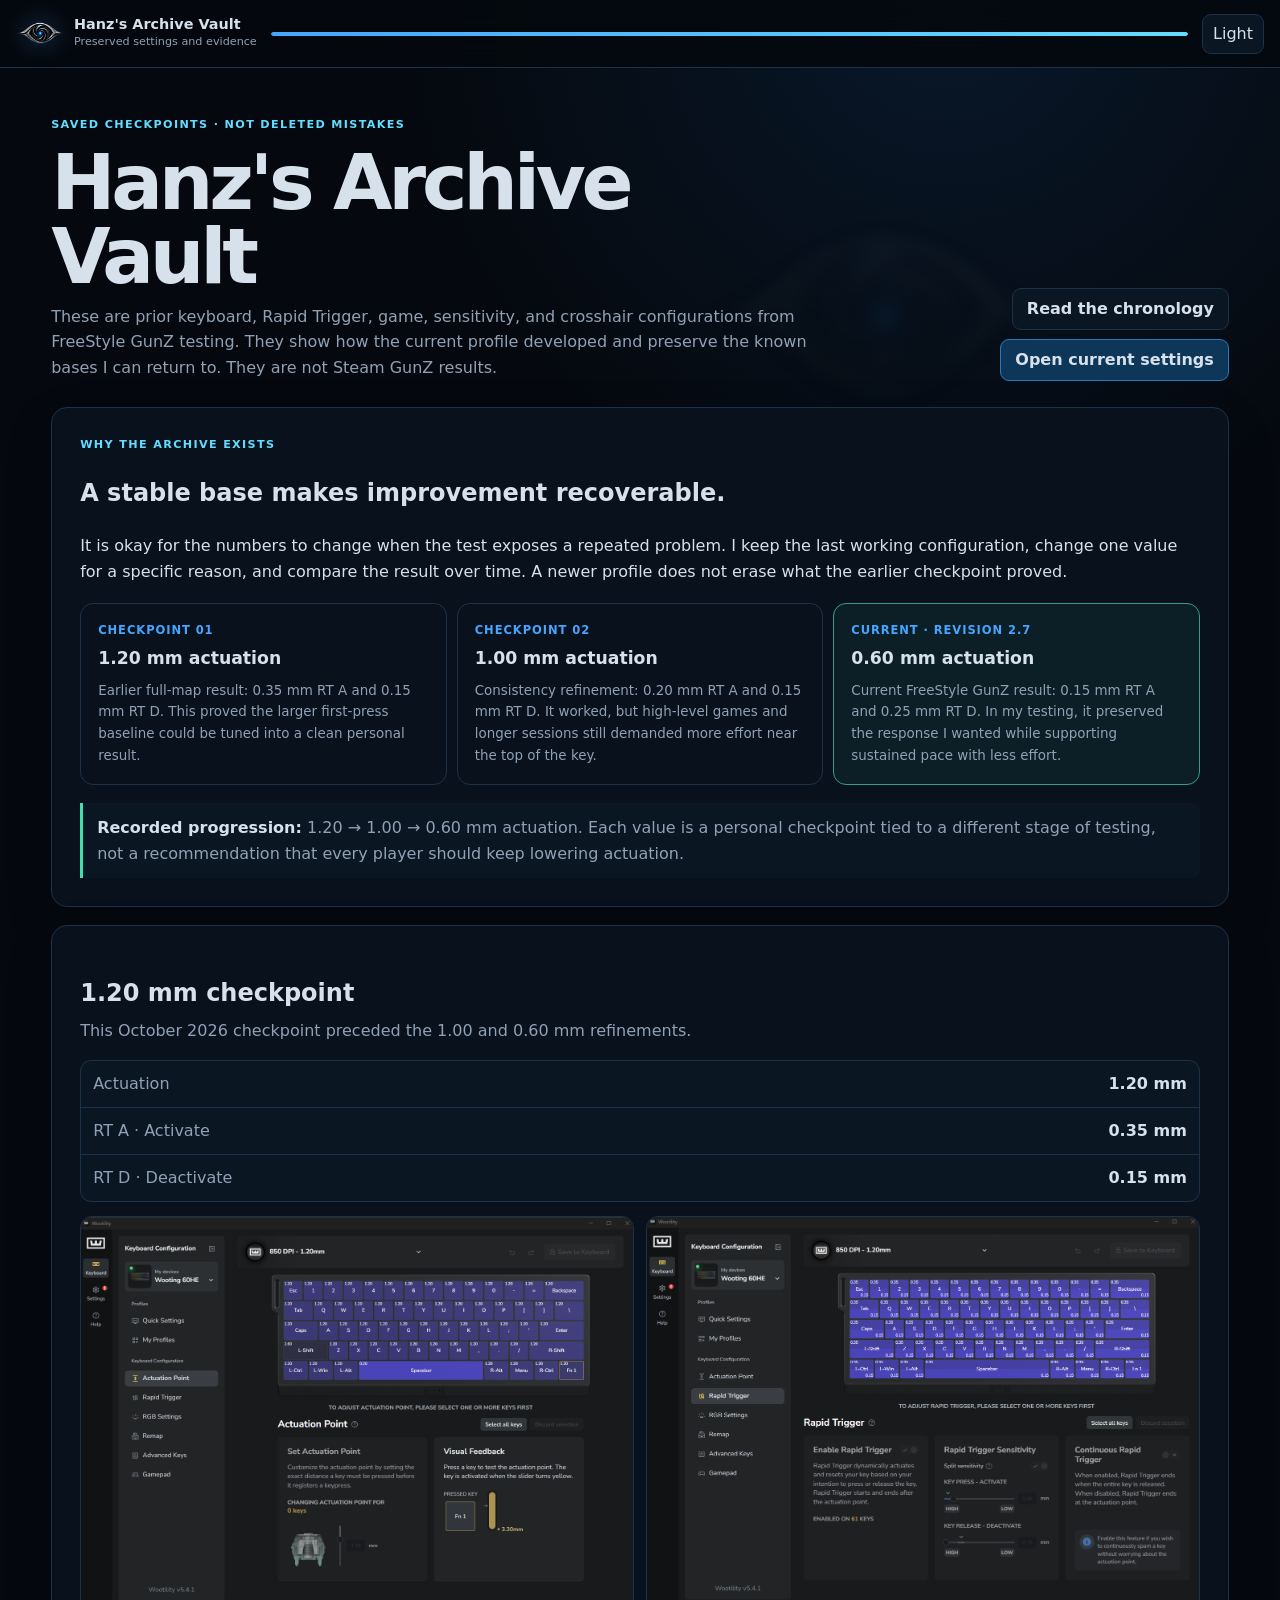
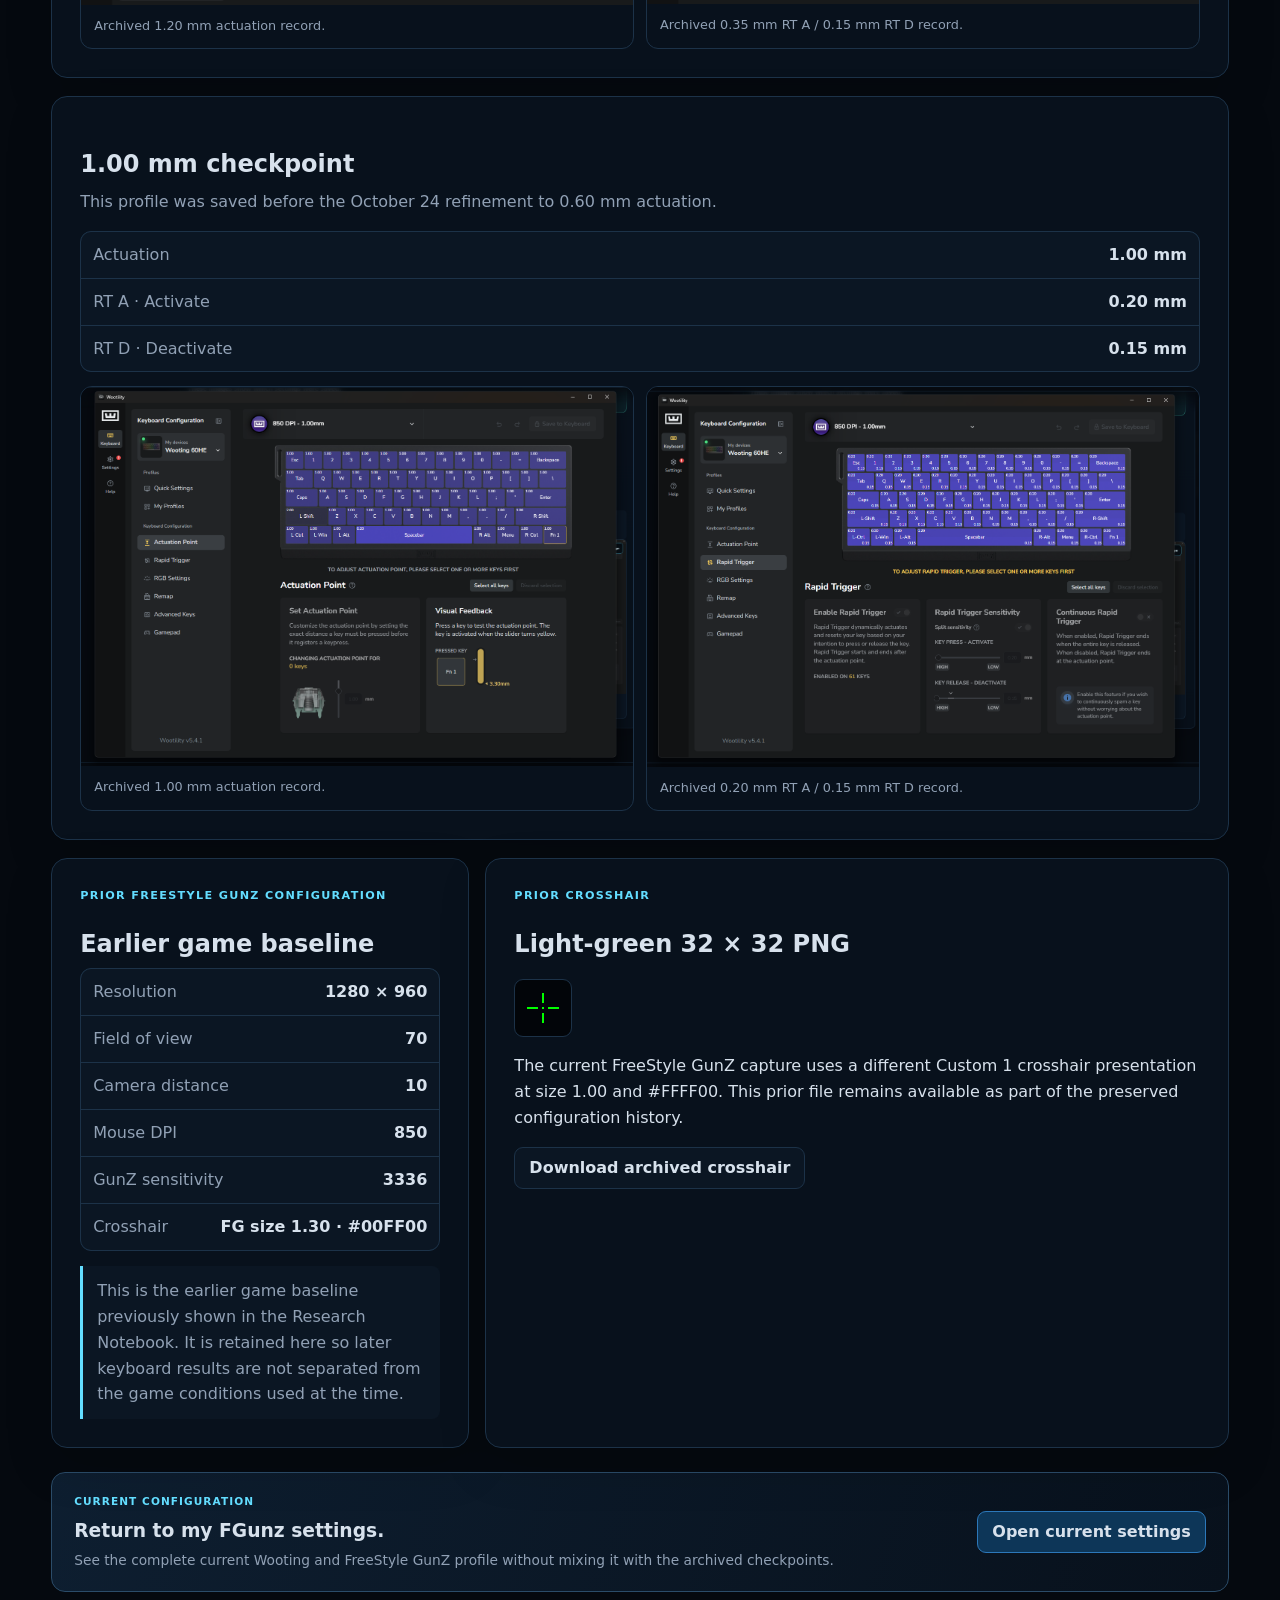
<file: hanz-archive-vault.html>
<!doctype html>
<html lang="en" data-theme="dark">
<head>
  <meta charset="utf-8">
  <meta name="viewport" content="width=device-width, initial-scale=1">
  <link rel="canonical" href="https://gunz-rt.netlify.app/hanz-archive-vault.html">
  <meta name="description" content="Hanz's archived GunZ keyboard, Rapid Trigger, game, sensitivity, and crosshair checkpoints.">
  <meta name="theme-color" content="#05080d">
  <meta name="author" content="Hypnatiq">
  <link rel="icon" href="notebook-favicon.png" type="image/png">
  <link rel="stylesheet" href="site.css?v=2.7.1">
  <title>Hanz's Archive Vault</title>
</head>
<body>
  <a class="skip-link" href="#main">Skip to the archive</a>
  <header class="site-header" id="top">
    <a class="brand" href="research-notebook.html#screenshots" aria-label="Return to the Research Notebook">
      <img class="brand-mark" src="research-logo.png" alt="">
      <span><strong>Hanz's Archive Vault</strong><small>Preserved settings and evidence</small></span>
    </a>
    <div class="progress-track" aria-hidden="true"><span style="width:100%"></span></div>
    <div class="header-tools"><button class="theme-toggle" id="themeToggle" type="button" aria-label="Switch theme">Light</button></div>
  </header>

  <main class="standalone-main" id="main">
    <div class="standalone-shell">
      <header class="standalone-hero">
        <div>
          <span class="eyebrow">Saved checkpoints · not deleted mistakes</span>
          <h1>Hanz's Archive Vault</h1>
          <p>These are prior keyboard, Rapid Trigger, game, sensitivity, and crosshair configurations from FreeStyle GunZ testing. They show how the current profile developed and preserve the known bases I can return to. They are not Steam GunZ results.</p>
        </div>
        <nav class="standalone-actions" aria-label="Archive page links">
          <a class="button" href="research-notebook.html#method">Read the chronology</a>
          <a class="button primary" href="hanz-fgunz-settings.html">Open current settings</a>
        </nav>
      </header>

      <section class="panel">
        <span class="kicker">Why the archive exists</span>
        <h2>A stable base makes improvement recoverable.</h2>
        <p>It is okay for the numbers to change when the test exposes a repeated problem. I keep the last working configuration, change one value for a specific reason, and compare the result over time. A newer profile does not erase what the earlier checkpoint proved.</p>
        <div class="archive-timeline" aria-label="Actuation progression">
          <article class="archive-step"><b>Checkpoint 01</b><strong>1.20 mm actuation</strong><p>Earlier full-map result: 0.35 mm RT A and 0.15 mm RT D. This proved the larger first-press baseline could be tuned into a clean personal result.</p></article>
          <article class="archive-step"><b>Checkpoint 02</b><strong>1.00 mm actuation</strong><p>Consistency refinement: 0.20 mm RT A and 0.15 mm RT D. It worked, but high-level games and longer sessions still demanded more effort near the top of the key.</p></article>
          <article class="archive-step current"><b>Current · Revision 2.7</b><strong>0.60 mm actuation</strong><p>Current FreeStyle GunZ result: 0.15 mm RT A and 0.25 mm RT D. In my testing, it preserved the response I wanted while supporting sustained pace with less effort.</p></article>
        </div>
        <p class="callout good"><strong>Recorded progression:</strong> 1.20 → 1.00 → 0.60 mm actuation. Each value is a personal checkpoint tied to a different stage of testing, not a recommendation that every player should keep lowering actuation.</p>
      </section>

      <section class="panel archive-section">
        <h2>1.20 mm checkpoint</h2>
        <p>This October 2026 checkpoint preceded the 1.00 and 0.60 mm refinements.</p>
        <div class="settings-key-list">
          <div class="settings-key-row"><span>Actuation</span><strong>1.20 mm</strong></div>
          <div class="settings-key-row"><span>RT A · Activate</span><strong>0.35 mm</strong></div>
          <div class="settings-key-row"><span>RT D · Deactivate</span><strong>0.15 mm</strong></div>
        </div>
        <div class="evidence-pair">
          <figure><img src="wootility-current-120-actuation.png" alt="Archived Wootility actuation profile showing 1.20 mm"><figcaption>Archived 1.20 mm actuation record.</figcaption></figure>
          <figure><img src="wootility-current-035-015-rapid-trigger.png" alt="Archived Wootility Rapid Trigger profile showing 0.35 mm Activate and 0.15 mm Deactivate"><figcaption>Archived 0.35 mm RT A / 0.15 mm RT D record.</figcaption></figure>
        </div>
      </section>

      <section class="panel archive-section">
        <h2>1.00 mm checkpoint</h2>
        <p>This profile was saved before the October 24 refinement to 0.60 mm actuation.</p>
        <div class="settings-key-list">
          <div class="settings-key-row"><span>Actuation</span><strong>1.00 mm</strong></div>
          <div class="settings-key-row"><span>RT A · Activate</span><strong>0.20 mm</strong></div>
          <div class="settings-key-row"><span>RT D · Deactivate</span><strong>0.15 mm</strong></div>
        </div>
        <div class="evidence-pair">
          <figure><img src="wootility-history-100-actuation.png" alt="Archived Wootility actuation profile showing 1.00 mm"><figcaption>Archived 1.00 mm actuation record.</figcaption></figure>
          <figure><img src="wootility-history-020-015-rapid-trigger.png" alt="Archived Wootility Rapid Trigger profile showing 0.20 mm Activate and 0.15 mm Deactivate"><figcaption>Archived 0.20 mm RT A / 0.15 mm RT D record.</figcaption></figure>
        </div>
      </section>

      <section class="settings-page-grid archive-section">
        <article class="panel">
          <span class="kicker">Prior FreeStyle GunZ configuration</span>
          <h2>Earlier game baseline</h2>
          <div class="settings-key-list">
            <div class="settings-key-row"><span>Resolution</span><strong>1280 × 960</strong></div>
            <div class="settings-key-row"><span>Field of view</span><strong>70</strong></div>
            <div class="settings-key-row"><span>Camera distance</span><strong>10</strong></div>
            <div class="settings-key-row"><span>Mouse DPI</span><strong>850</strong></div>
            <div class="settings-key-row"><span>GunZ sensitivity</span><strong>3336</strong></div>
            <div class="settings-key-row"><span>Crosshair</span><strong>FG size 1.30 · #00FF00</strong></div>
          </div>
          <p class="note">This is the earlier game baseline previously shown in the Research Notebook. It is retained here so later keyboard results are not separated from the game conditions used at the time.</p>
        </article>
        <article class="panel">
          <span class="kicker">Prior crosshair</span>
          <h2>Light-green 32 × 32 PNG</h2>
          <p><span class="crosshair-swatch"><img src="crosshair2-green.png" alt="Archived light-green GunZ crosshair"></span></p>
          <p>The current FreeStyle GunZ capture uses a different Custom 1 crosshair presentation at size 1.00 and #FFFF00. This prior file remains available as part of the preserved configuration history.</p>
          <a class="button" href="crosshair2-green.png" download="hanz-archived-green-crosshair.png">Download archived crosshair</a>
        </article>
      </section>

      <aside class="next-callout">
        <div><span>Current configuration</span><h3>Return to my FGunz settings.</h3><p>See the complete current Wooting and FreeStyle GunZ profile without mixing it with the archived checkpoints.</p></div>
        <a class="button primary" href="hanz-fgunz-settings.html">Open current settings</a>
      </aside>
    </div>
  </main>

  <script>
  (() => {
    const root = document.documentElement;
    const toggle = document.getElementById('themeToggle');
    const setTheme = value => { root.dataset.theme = value; toggle.textContent = value === 'dark' ? 'Light' : 'Dark'; localStorage.setItem('gunzTheme', value); };
    setTheme(localStorage.getItem('gunzTheme') || 'dark');
    toggle.addEventListener('click', () => setTheme(root.dataset.theme === 'dark' ? 'light' : 'dark'));
  })();
  </script>
</body>
</html>
</file>
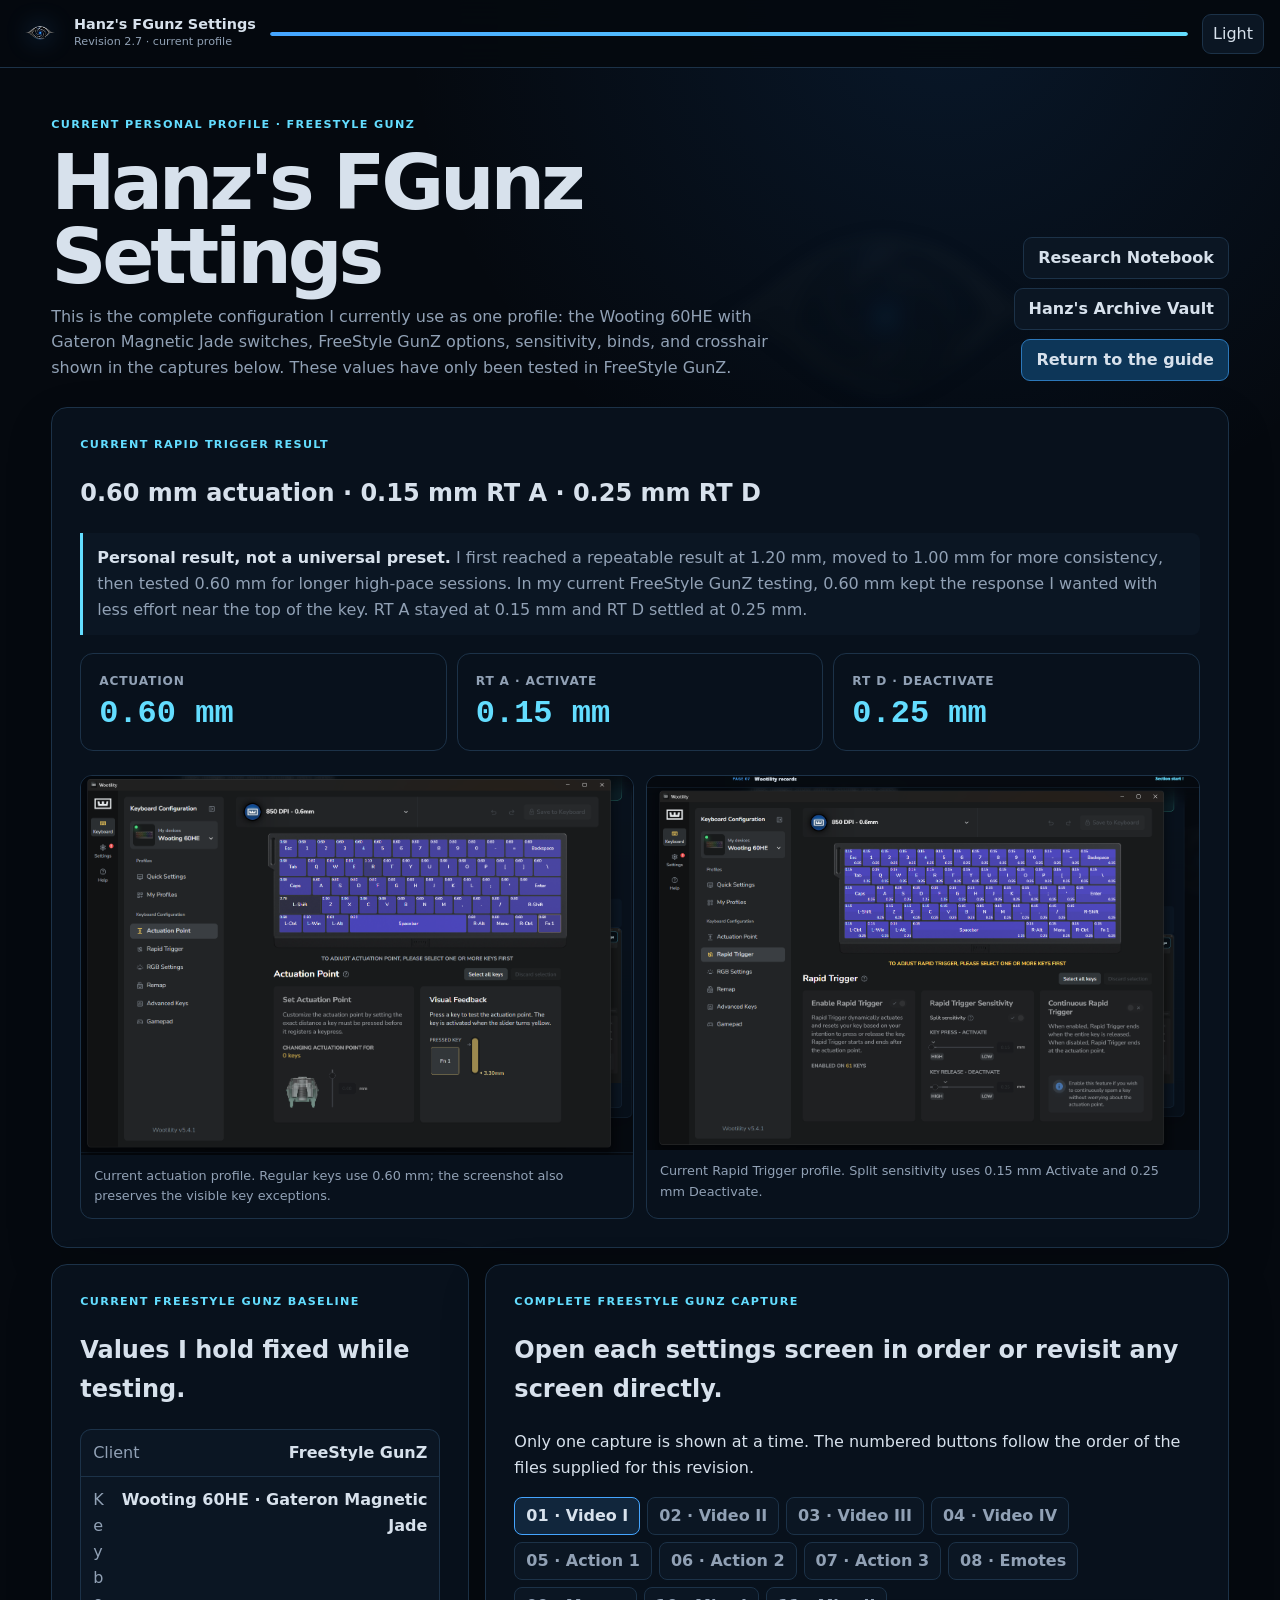
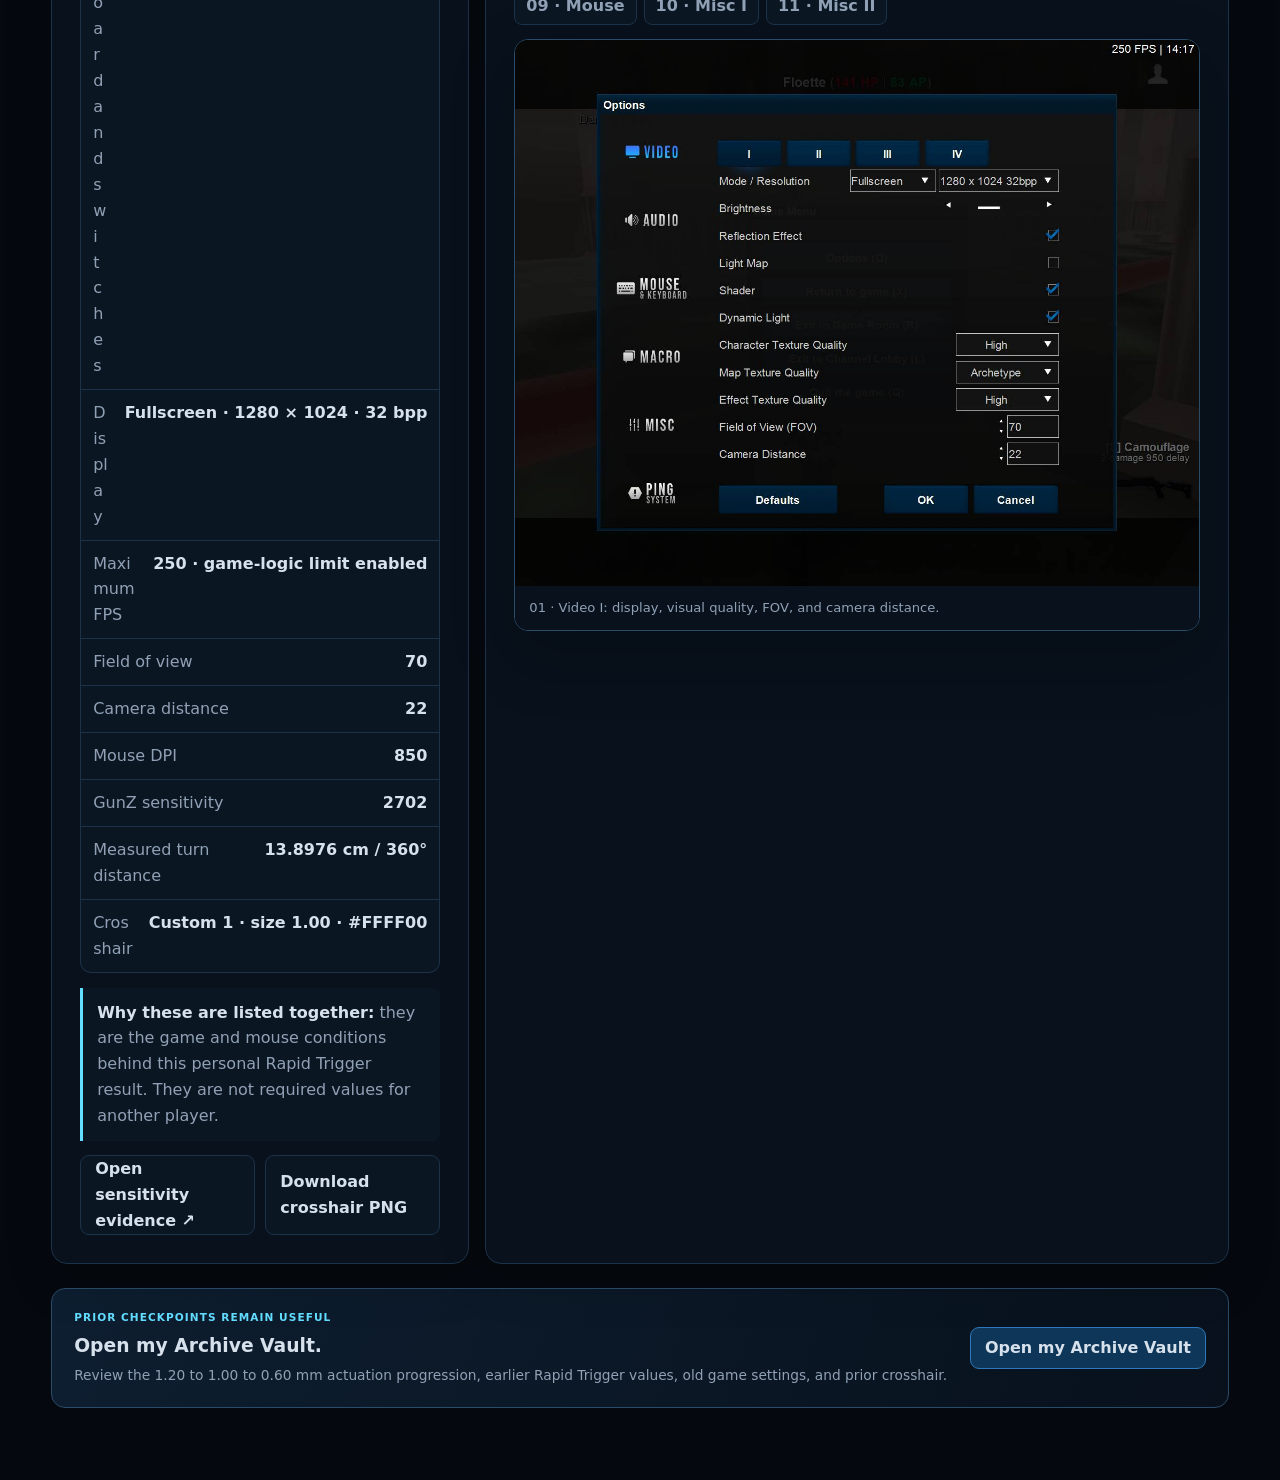
<file: hanz-fgunz-settings.html>
<!doctype html>
<html lang="en" data-theme="dark">
<head>
  <meta charset="utf-8">
  <meta name="viewport" content="width=device-width, initial-scale=1">
  <link rel="canonical" href="https://gunz-rt.netlify.app/hanz-fgunz-settings.html">
  <meta name="description" content="Hanz's current FreeStyle GunZ, Wooting 60HE, Rapid Trigger, sensitivity, bind, and crosshair settings.">
  <meta name="theme-color" content="#05080d">
  <meta name="author" content="Hypnatiq">
  <link rel="icon" href="favicon.png" type="image/png">
  <link rel="stylesheet" href="site.css?v=2.7.1">
  <title>Hanz's FGunz Settings</title>
</head>
<body>
  <a class="skip-link" href="#main">Skip to Hanz's settings</a>
  <header class="site-header" id="top">
    <a class="brand" href="index.html#home" aria-label="Rapid Trigger for GunZ home">
      <img class="brand-mark" src="favicon.png" alt="">
      <span><strong>Hanz's FGunz Settings</strong><small>Revision 2.7 · current profile</small></span>
    </a>
    <div class="progress-track" aria-hidden="true"><span style="width:100%"></span></div>
    <div class="header-tools">
      <button class="theme-toggle" id="themeToggle" type="button" aria-label="Switch theme">Light</button>
    </div>
  </header>

  <main class="standalone-main" id="main">
    <div class="standalone-shell">
      <header class="standalone-hero">
        <div>
          <span class="eyebrow">Current personal profile · FreeStyle GunZ</span>
          <h1>Hanz's FGunz Settings</h1>
          <p>This is the complete configuration I currently use as one profile: the Wooting 60HE with Gateron Magnetic Jade switches, FreeStyle GunZ options, sensitivity, binds, and crosshair shown in the captures below. These values have only been tested in FreeStyle GunZ.</p>
        </div>
        <nav class="standalone-actions" aria-label="Settings page links">
          <a class="button" href="research-notebook.html#screenshots">Research Notebook</a>
          <a class="button" href="hanz-archive-vault.html">Hanz's Archive Vault</a>
          <a class="button primary" href="index.html#home">Return to the guide</a>
        </nav>
      </header>

      <section class="panel">
        <span class="kicker">Current Rapid Trigger result</span>
        <h2>0.60 mm actuation · 0.15 mm RT A · 0.25 mm RT D</h2>
        <p class="note"><strong>Personal result, not a universal preset.</strong> I first reached a repeatable result at 1.20 mm, moved to 1.00 mm for more consistency, then tested 0.60 mm for longer high-pace sessions. In my current FreeStyle GunZ testing, 0.60 mm kept the response I wanted with less effort near the top of the key. RT A stayed at 0.15 mm and RT D settled at 0.25 mm.</p>
        <div class="settings-summary-grid">
          <div class="settings-summary-card"><span>Actuation</span><strong>0.60 mm</strong></div>
          <div class="settings-summary-card"><span>RT A · Activate</span><strong>0.15 mm</strong></div>
          <div class="settings-summary-card"><span>RT D · Deactivate</span><strong>0.25 mm</strong></div>
        </div>
        <div class="evidence-pair">
          <figure><img src="wootility-current-060-actuation.png" alt="Current Wootility actuation profile showing 0.60 mm on regular keys"><figcaption>Current actuation profile. Regular keys use 0.60 mm; the screenshot also preserves the visible key exceptions.</figcaption></figure>
          <figure><img src="wootility-current-015-025-rapid-trigger.png" alt="Current Wootility Rapid Trigger profile showing 0.15 mm Activate and 0.25 mm Deactivate"><figcaption>Current Rapid Trigger profile. Split sensitivity uses 0.15 mm Activate and 0.25 mm Deactivate.</figcaption></figure>
        </div>
      </section>

      <section class="settings-page-grid">
        <article class="panel">
          <span class="kicker">Current FreeStyle GunZ baseline</span>
          <h2>Values I hold fixed while testing.</h2>
          <div class="settings-key-list">
            <div class="settings-key-row"><span>Client</span><strong>FreeStyle GunZ</strong></div>
            <div class="settings-key-row"><span>Keyboard and switches</span><strong>Wooting 60HE · Gateron Magnetic Jade</strong></div>
            <div class="settings-key-row"><span>Display</span><strong>Fullscreen · 1280 × 1024 · 32 bpp</strong></div>
            <div class="settings-key-row"><span>Maximum FPS</span><strong>250 · game-logic limit enabled</strong></div>
            <div class="settings-key-row"><span>Field of view</span><strong>70</strong></div>
            <div class="settings-key-row"><span>Camera distance</span><strong>22</strong></div>
            <div class="settings-key-row"><span>Mouse DPI</span><strong>850</strong></div>
            <div class="settings-key-row"><span>GunZ sensitivity</span><strong>2702</strong></div>
            <div class="settings-key-row"><span>Measured turn distance</span><strong>13.8976 cm / 360°</strong></div>
            <div class="settings-key-row"><span>Crosshair</span><strong>Custom 1 · size 1.00 · #FFFF00</strong></div>
          </div>
          <p class="callout"><strong>Why these are listed together:</strong> they are the game and mouse conditions behind this personal Rapid Trigger result. They are not required values for another player.</p>
          <div class="settings-launch-row"><a class="button" href="fgunz-sensitivity-cm-360.png" target="_blank" rel="noopener">Open sensitivity evidence ↗</a><a class="button" href="fgunz-crosshair.png" download="hanz-fgunz-crosshair.png">Download crosshair PNG</a></div>
        </article>

        <article class="panel">
          <span class="kicker">Complete FreeStyle GunZ capture</span>
          <h2>Open each settings screen in order or revisit any screen directly.</h2>
          <p>Only one capture is shown at a time. The numbered buttons follow the order of the files supplied for this revision.</p>
          <div class="capture-tabs" role="tablist" aria-label="FreeStyle GunZ settings captures">
            <button class="capture-tab" type="button" role="tab" aria-selected="true" data-capture="1">01 · Video I</button>
            <button class="capture-tab" type="button" role="tab" aria-selected="false" data-capture="2">02 · Video II</button>
            <button class="capture-tab" type="button" role="tab" aria-selected="false" data-capture="3">03 · Video III</button>
            <button class="capture-tab" type="button" role="tab" aria-selected="false" data-capture="4">04 · Video IV</button>
            <button class="capture-tab" type="button" role="tab" aria-selected="false" data-capture="5">05 · Action 1</button>
            <button class="capture-tab" type="button" role="tab" aria-selected="false" data-capture="6">06 · Action 2</button>
            <button class="capture-tab" type="button" role="tab" aria-selected="false" data-capture="7">07 · Action 3</button>
            <button class="capture-tab" type="button" role="tab" aria-selected="false" data-capture="8">08 · Emotes</button>
            <button class="capture-tab" type="button" role="tab" aria-selected="false" data-capture="9">09 · Mouse</button>
            <button class="capture-tab" type="button" role="tab" aria-selected="false" data-capture="10">10 · Misc I</button>
            <button class="capture-tab" type="button" role="tab" aria-selected="false" data-capture="11">11 · Misc II</button>
          </div>
          <div class="capture-stage">
            <figure class="active" data-capture-panel="1"><img src="fgunz-settings-01.jpg" alt="FreeStyle GunZ Video settings page one"><figcaption>01 · Video I: display, visual quality, FOV, and camera distance.</figcaption></figure>
            <figure data-capture-panel="2"><img src="fgunz-settings-02.jpg" alt="FreeStyle GunZ Video settings page two"><figcaption>02 · Video II: FPS, game-logic limit, effects, and HUD behavior.</figcaption></figure>
            <figure data-capture-panel="3"><img src="fgunz-settings-03.jpg" alt="FreeStyle GunZ Video settings page three"><figcaption>03 · Video III: UI, hitmarker, aim information, and visibility options.</figcaption></figure>
            <figure data-capture-panel="4"><img src="fgunz-settings-04.jpg" alt="FreeStyle GunZ Video settings page four"><figcaption>04 · Video IV: chat, player-name, CW/TDM, and radar options.</figcaption></figure>
            <figure data-capture-panel="5"><img src="fgunz-settings-05.jpg" alt="FreeStyle GunZ keyboard Action 1 bindings"><figcaption>05 · Action 1: movement, fire, reload, jump, and defense bindings.</figcaption></figure>
            <figure data-capture-panel="6"><img src="fgunz-settings-06.jpg" alt="FreeStyle GunZ keyboard Action 2 bindings"><figcaption>06 · Action 2: weapon selection, items, chat, scoreboard, and recording bindings.</figcaption></figure>
            <figure data-capture-panel="7"><img src="fgunz-settings-07.jpg" alt="FreeStyle GunZ keyboard Action 3 bindings"><figcaption>07 · Action 3: music and team-chat bindings.</figcaption></figure>
            <figure data-capture-panel="8"><img src="fgunz-settings-08.jpg" alt="FreeStyle GunZ emote bindings"><figcaption>08 · Emotes: taunt, bow, wave, laugh, cry, and dance bindings.</figcaption></figure>
            <figure data-capture-panel="9"><img src="fgunz-settings-09.jpg" alt="FreeStyle GunZ mouse sensitivity settings"><figcaption>09 · Mouse: sensitivity 2702 and sniper-scope sensitivity 0.50.</figcaption></figure>
            <figure data-capture-panel="10"><img src="fgunz-settings-10.jpg" alt="FreeStyle GunZ miscellaneous settings page one"><figcaption>10 · Misc I: ports, language, recording, and current crosshair settings.</figcaption></figure>
            <figure data-capture-panel="11"><img src="fgunz-settings-11.jpg" alt="FreeStyle GunZ miscellaneous settings page two"><figcaption>11 · Misc II: recording, camera, animation, and notification options.</figcaption></figure>
          </div>
        </article>
      </section>

      <aside class="next-callout">
        <div><span>Prior checkpoints remain useful</span><h3>Open my Archive Vault.</h3><p>Review the 1.20 to 1.00 to 0.60 mm actuation progression, earlier Rapid Trigger values, old game settings, and prior crosshair.</p></div>
        <a class="button primary" href="hanz-archive-vault.html">Open my Archive Vault</a>
      </aside>
    </div>
  </main>

  <script>
  (() => {
    const root = document.documentElement;
    const theme = localStorage.getItem('gunzTheme') || 'dark';
    const toggle = document.getElementById('themeToggle');
    const setTheme = value => { root.dataset.theme = value; toggle.textContent = value === 'dark' ? 'Light' : 'Dark'; localStorage.setItem('gunzTheme', value); };
    setTheme(theme);
    toggle.addEventListener('click', () => setTheme(root.dataset.theme === 'dark' ? 'light' : 'dark'));
    const tabs = [...document.querySelectorAll('[data-capture]')];
    const panels = [...document.querySelectorAll('[data-capture-panel]')];
    tabs.forEach(tab => tab.addEventListener('click', () => {
      const id = tab.dataset.capture;
      tabs.forEach(item => item.setAttribute('aria-selected', String(item === tab)));
      panels.forEach(panel => panel.classList.toggle('active', panel.dataset.capturePanel === id));
    }));
  })();
  </script>
</body>
</html>
</file>
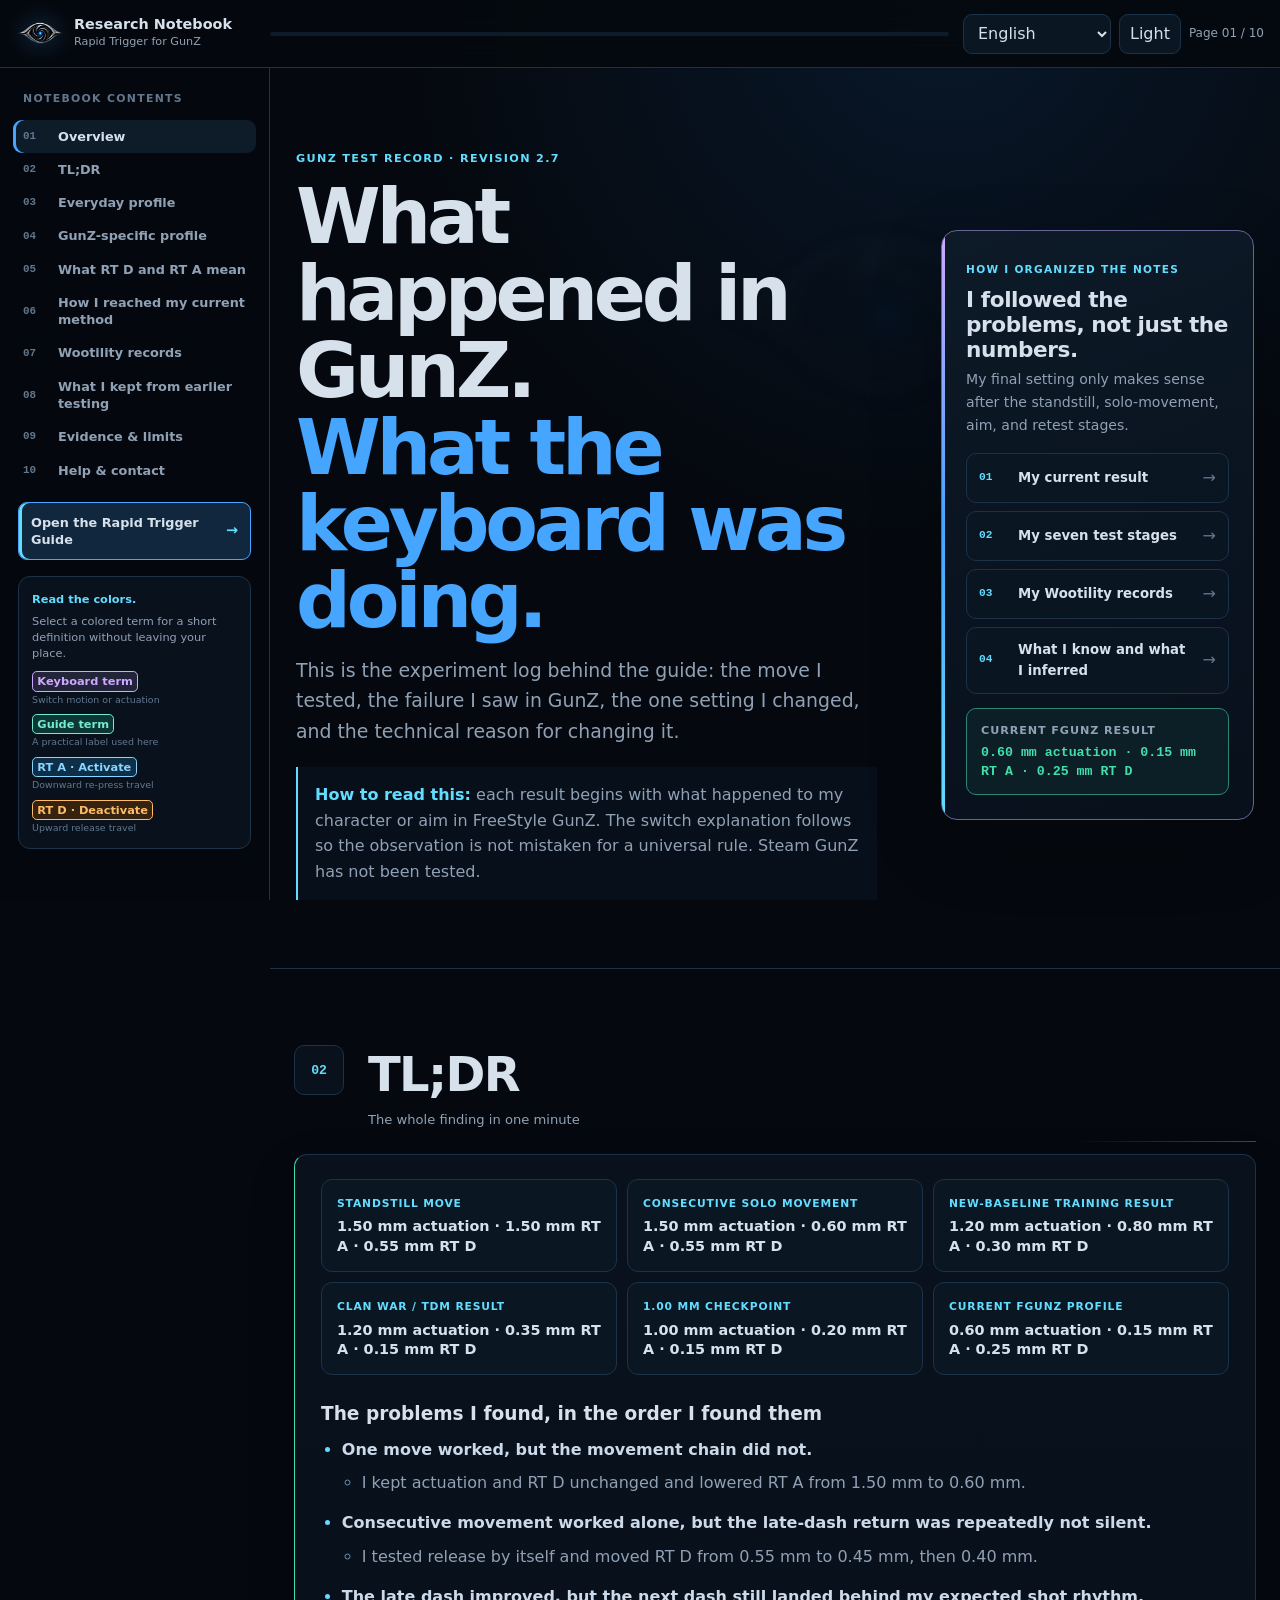
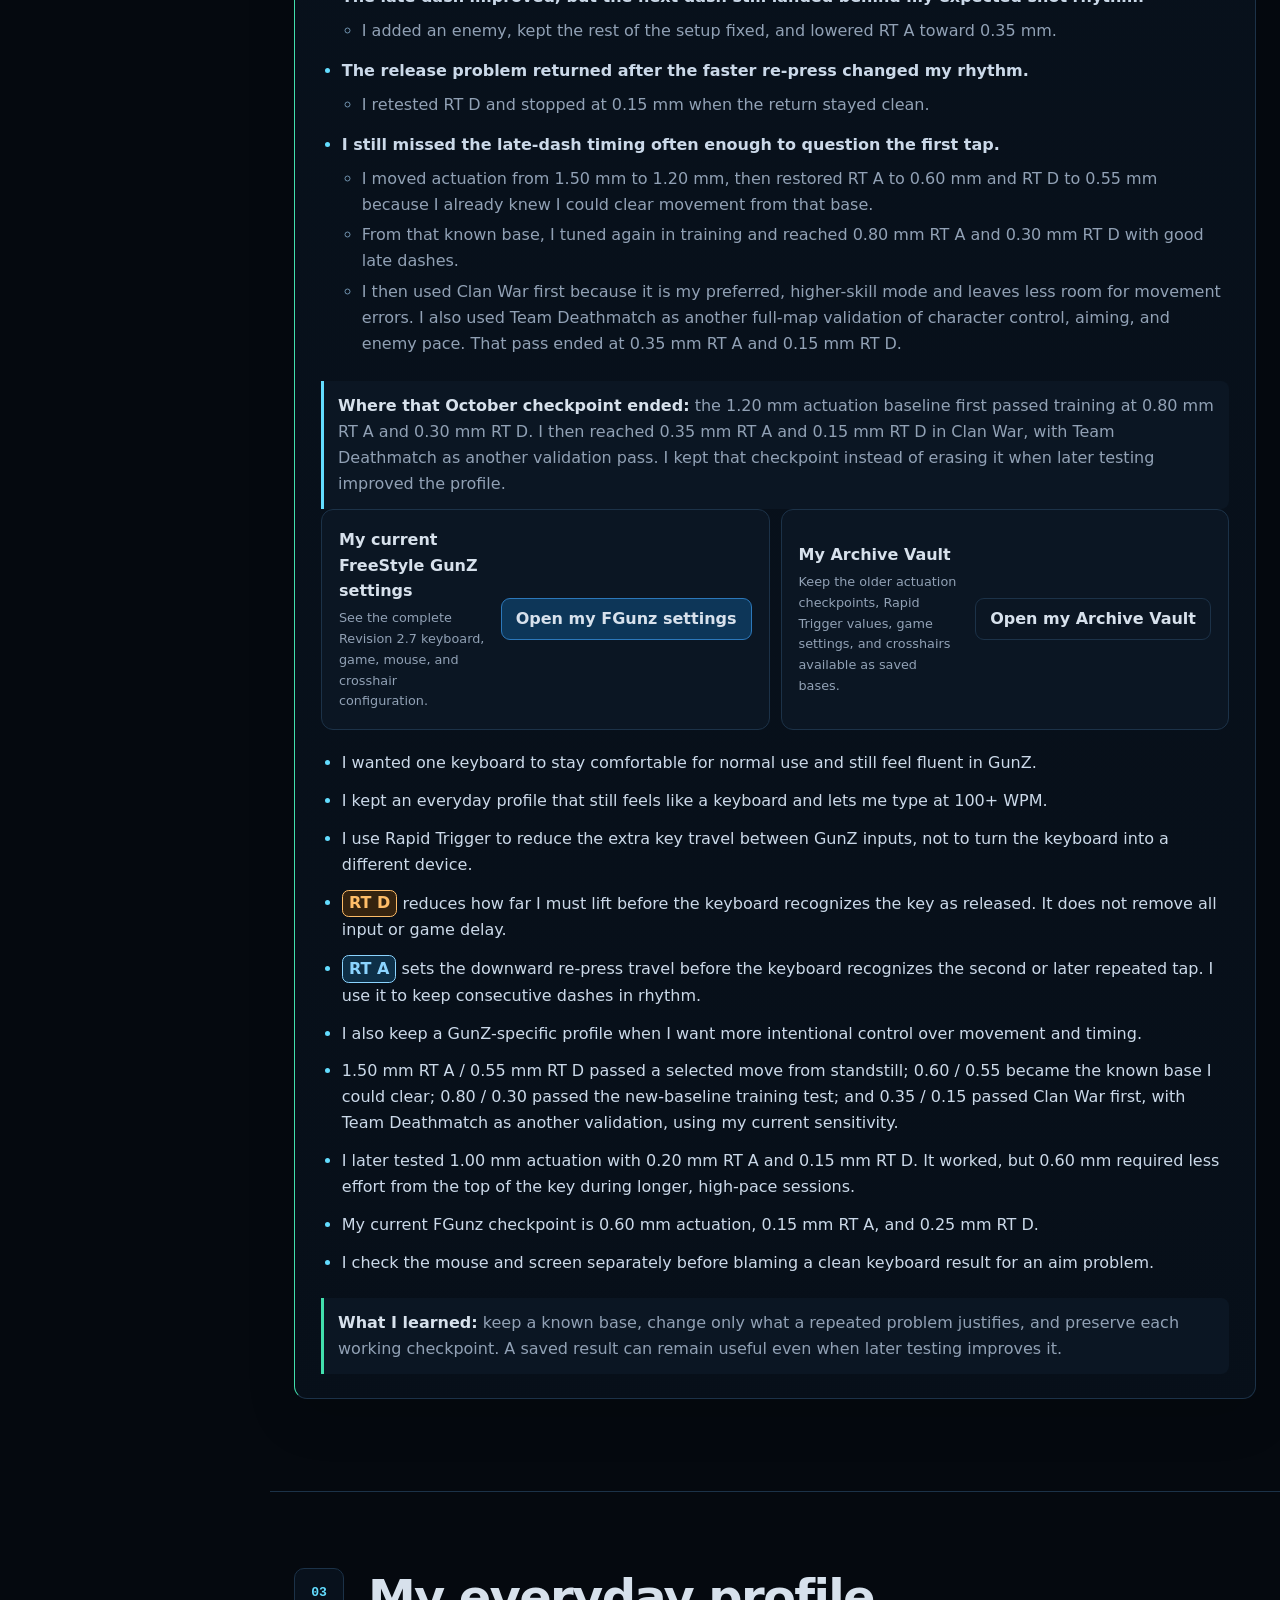
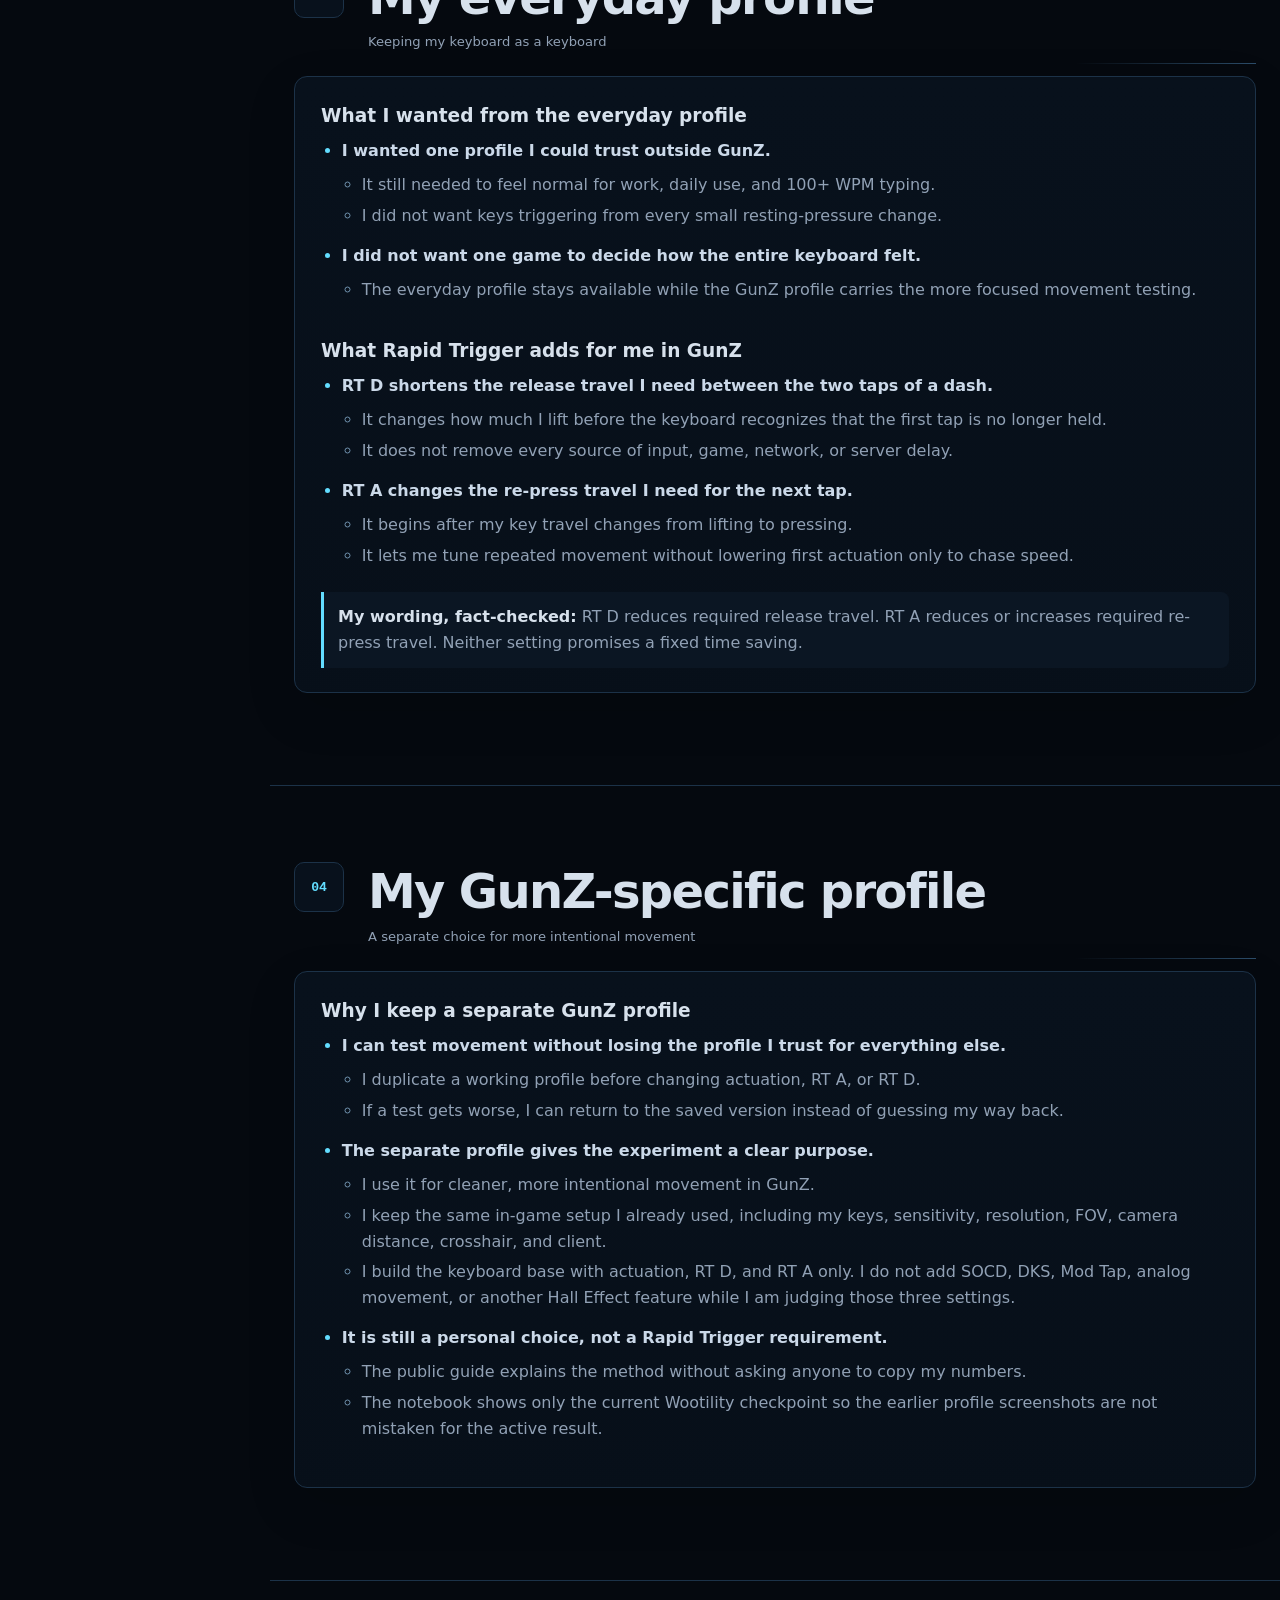
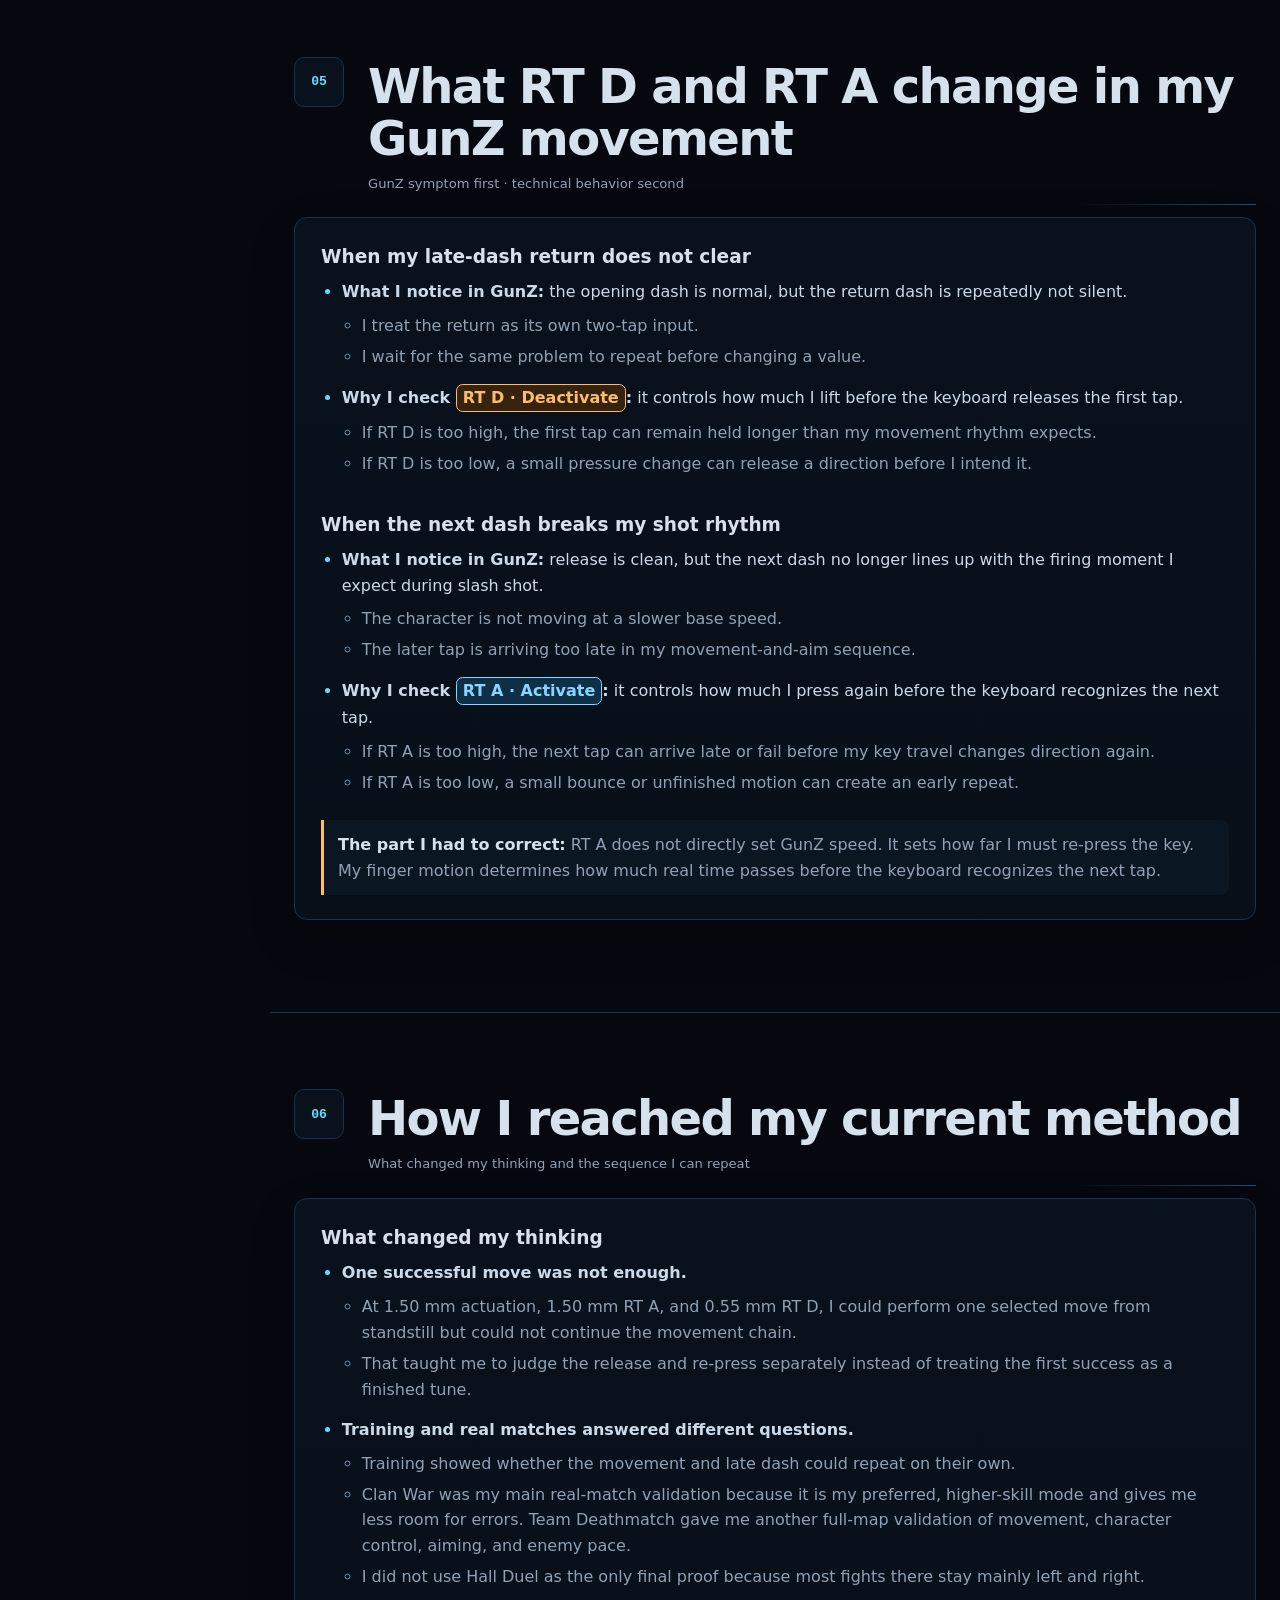
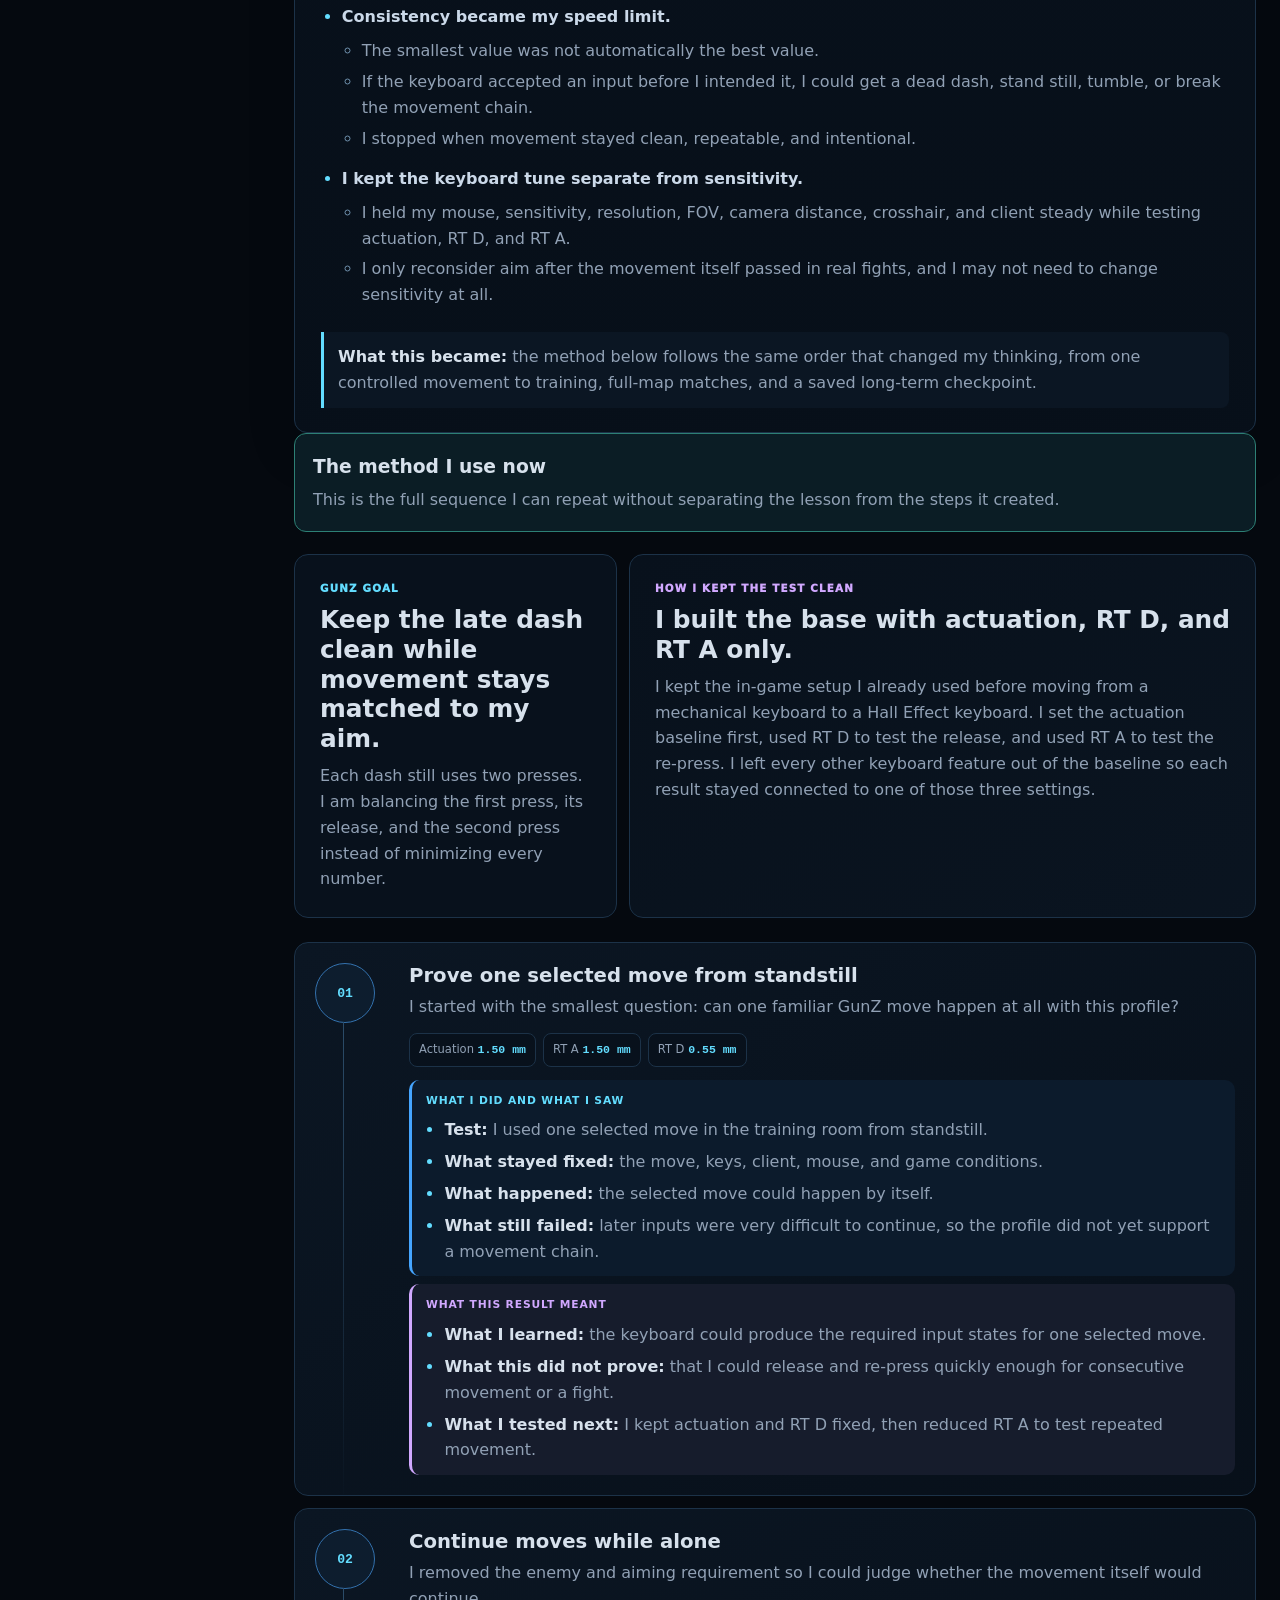
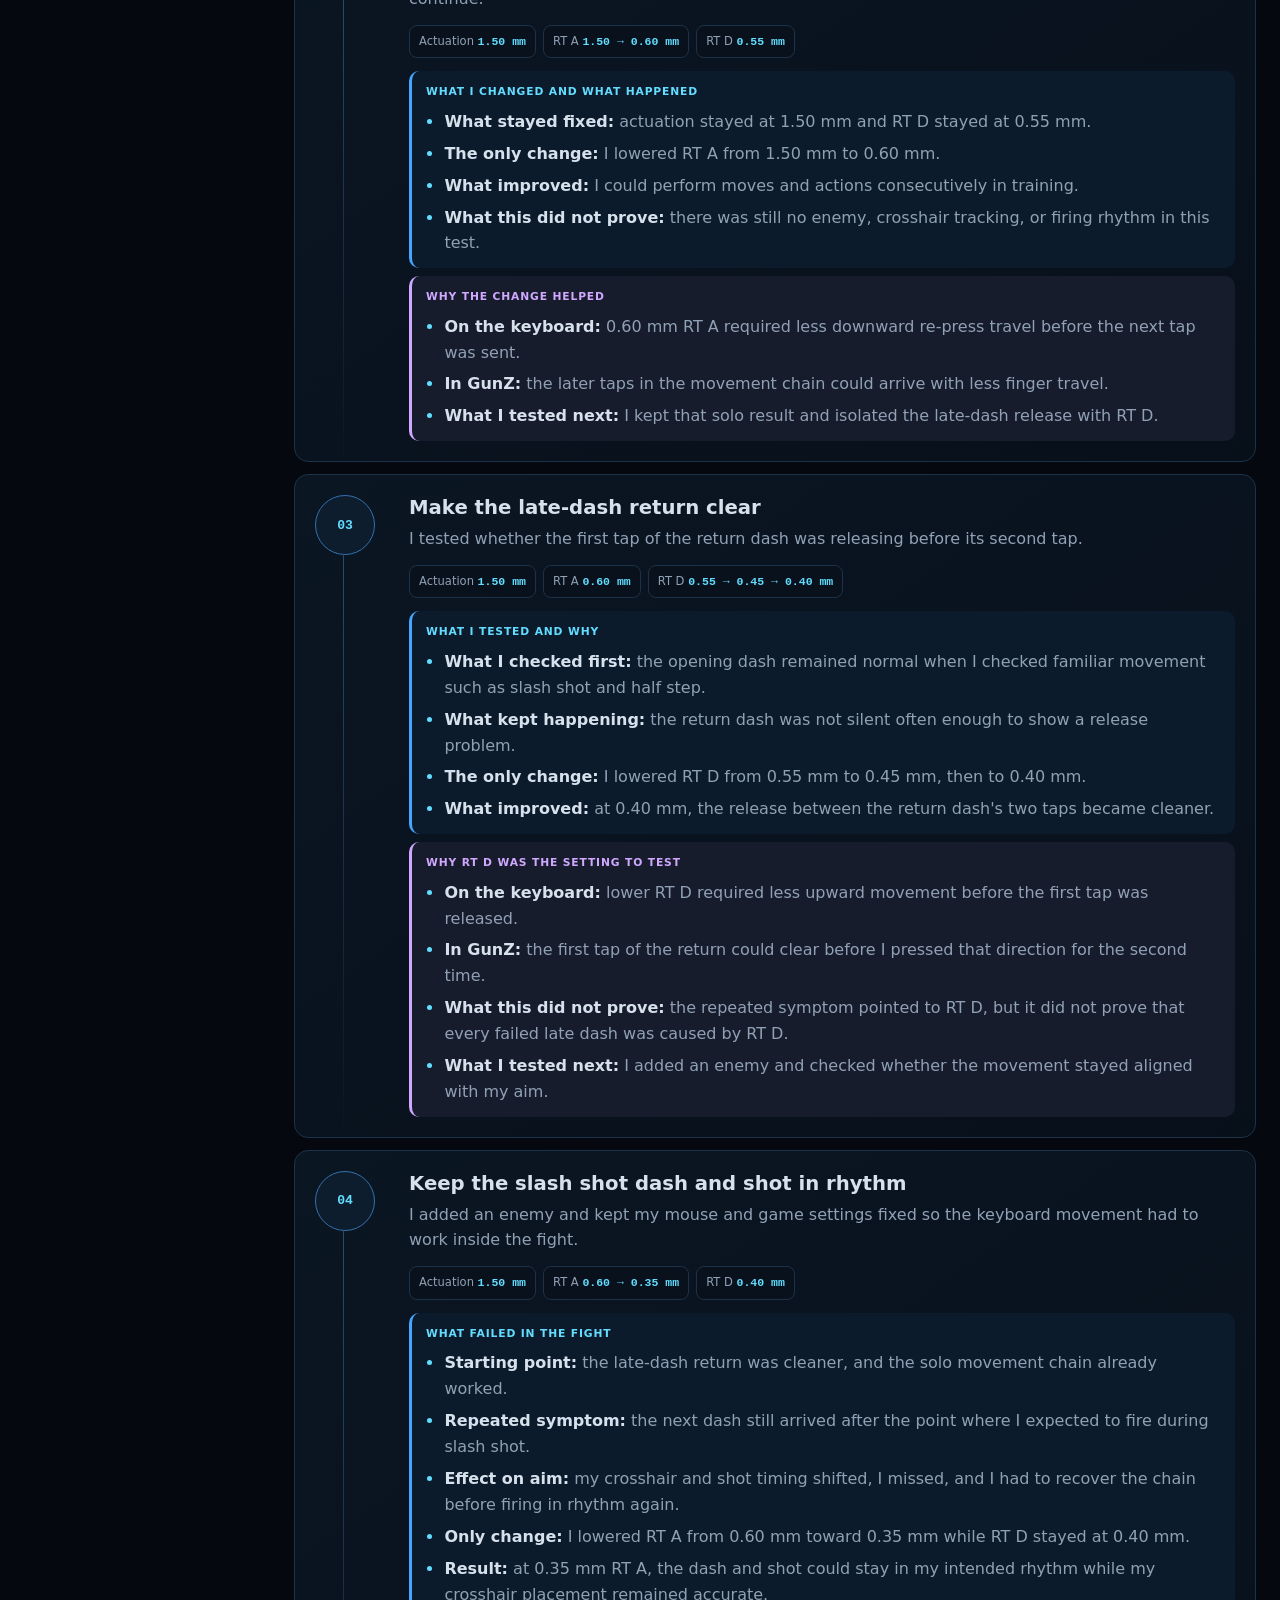
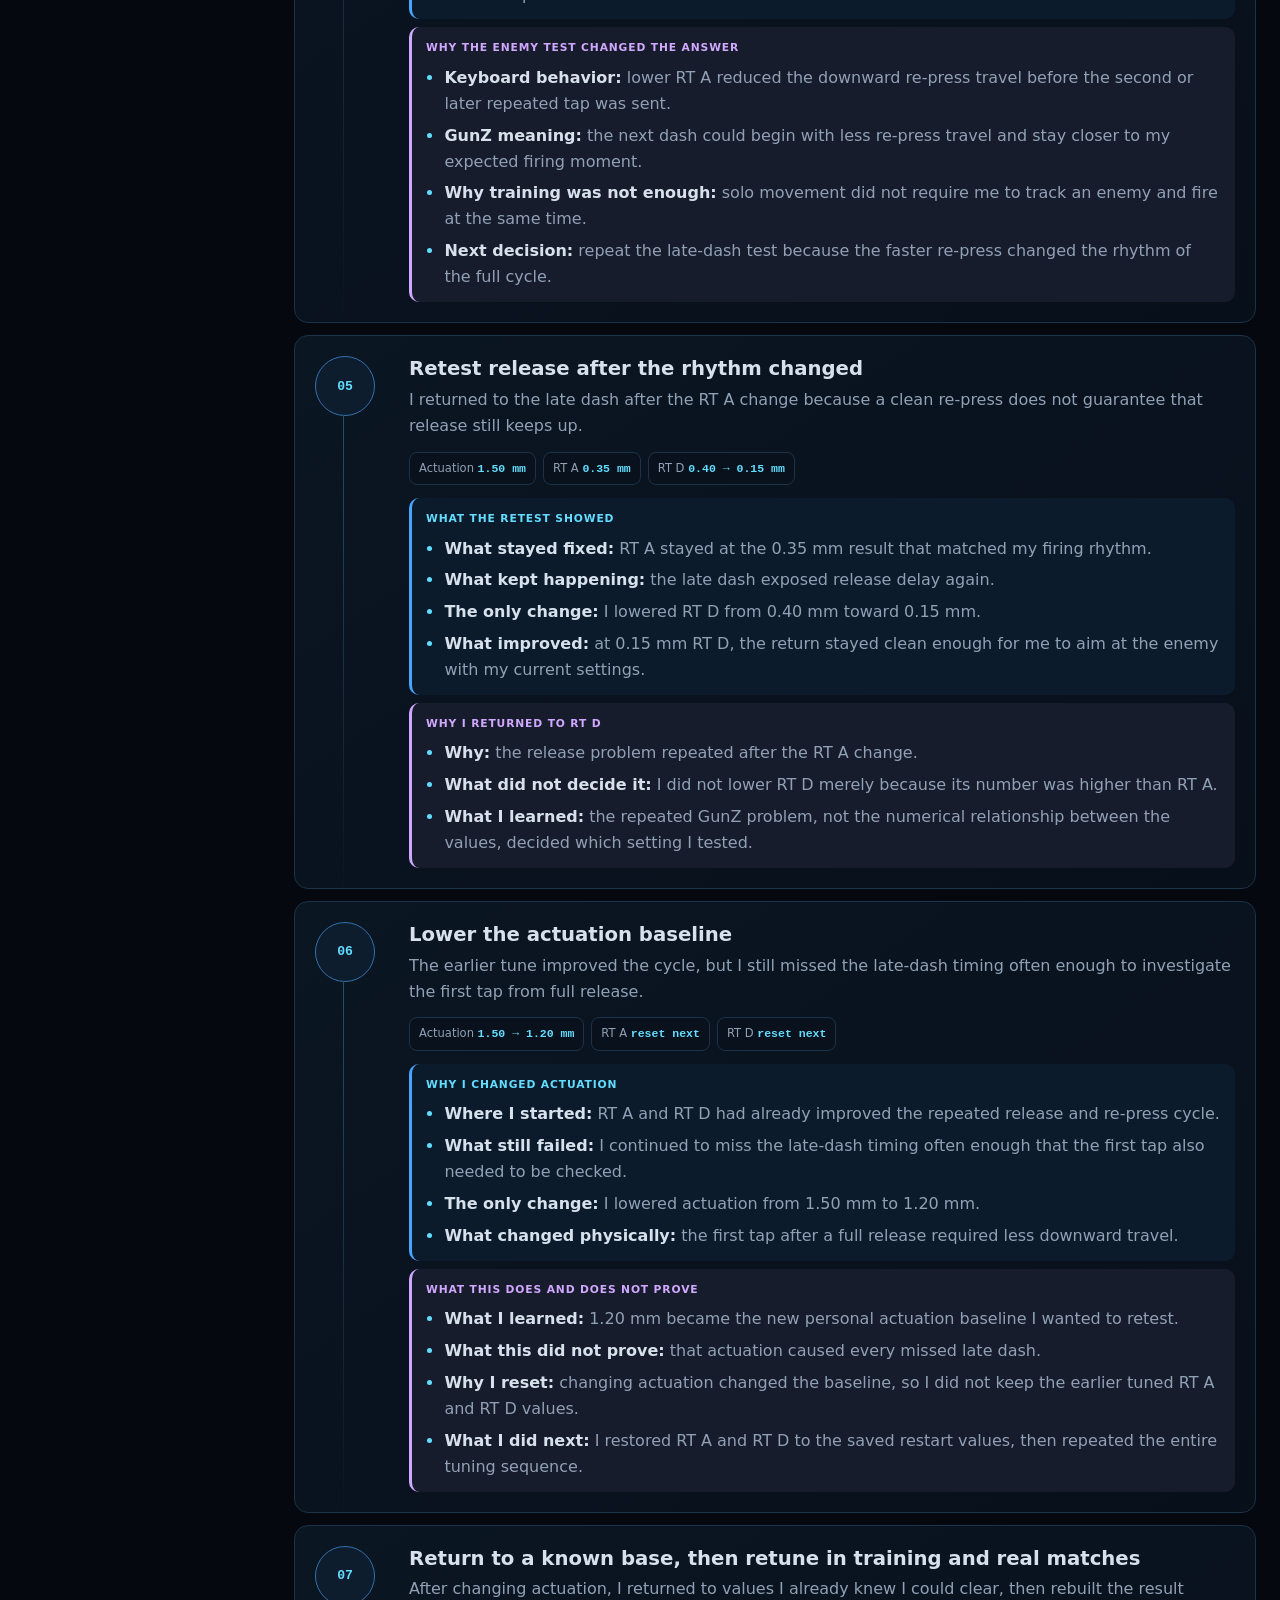
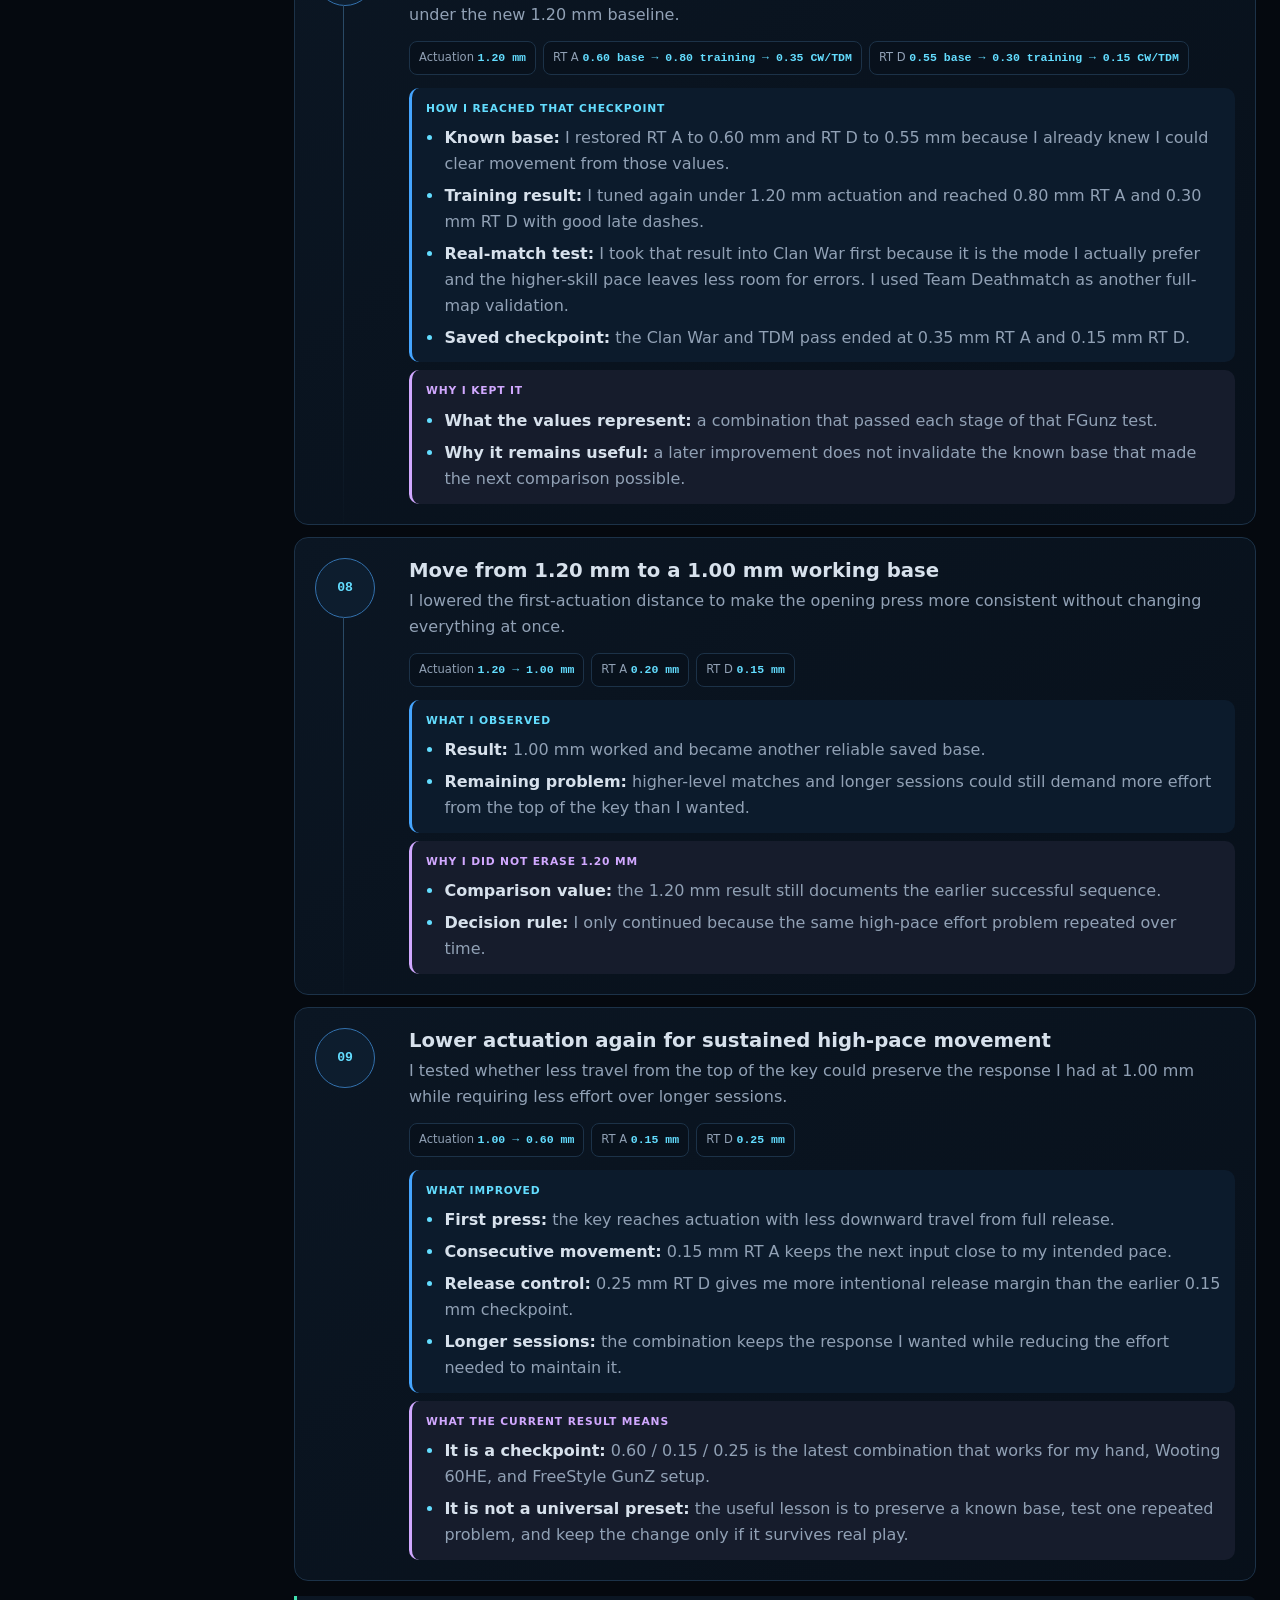
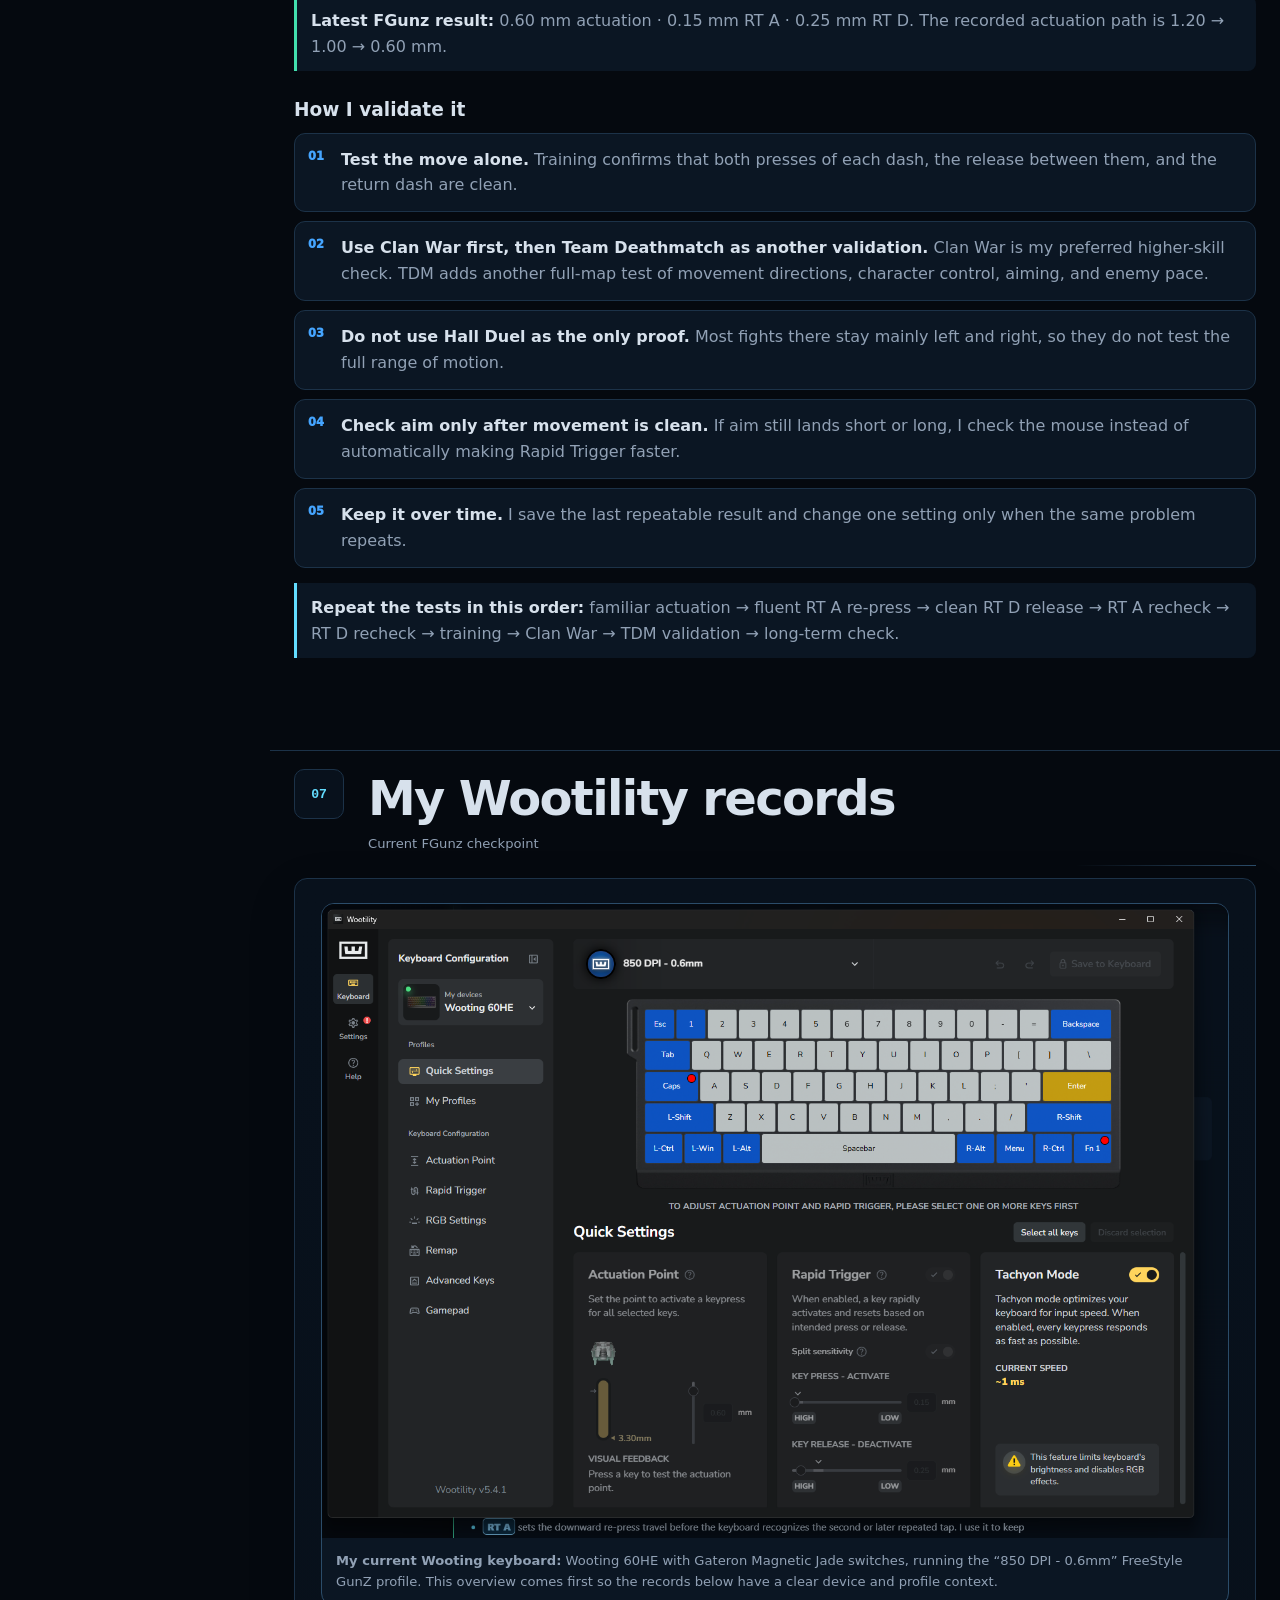
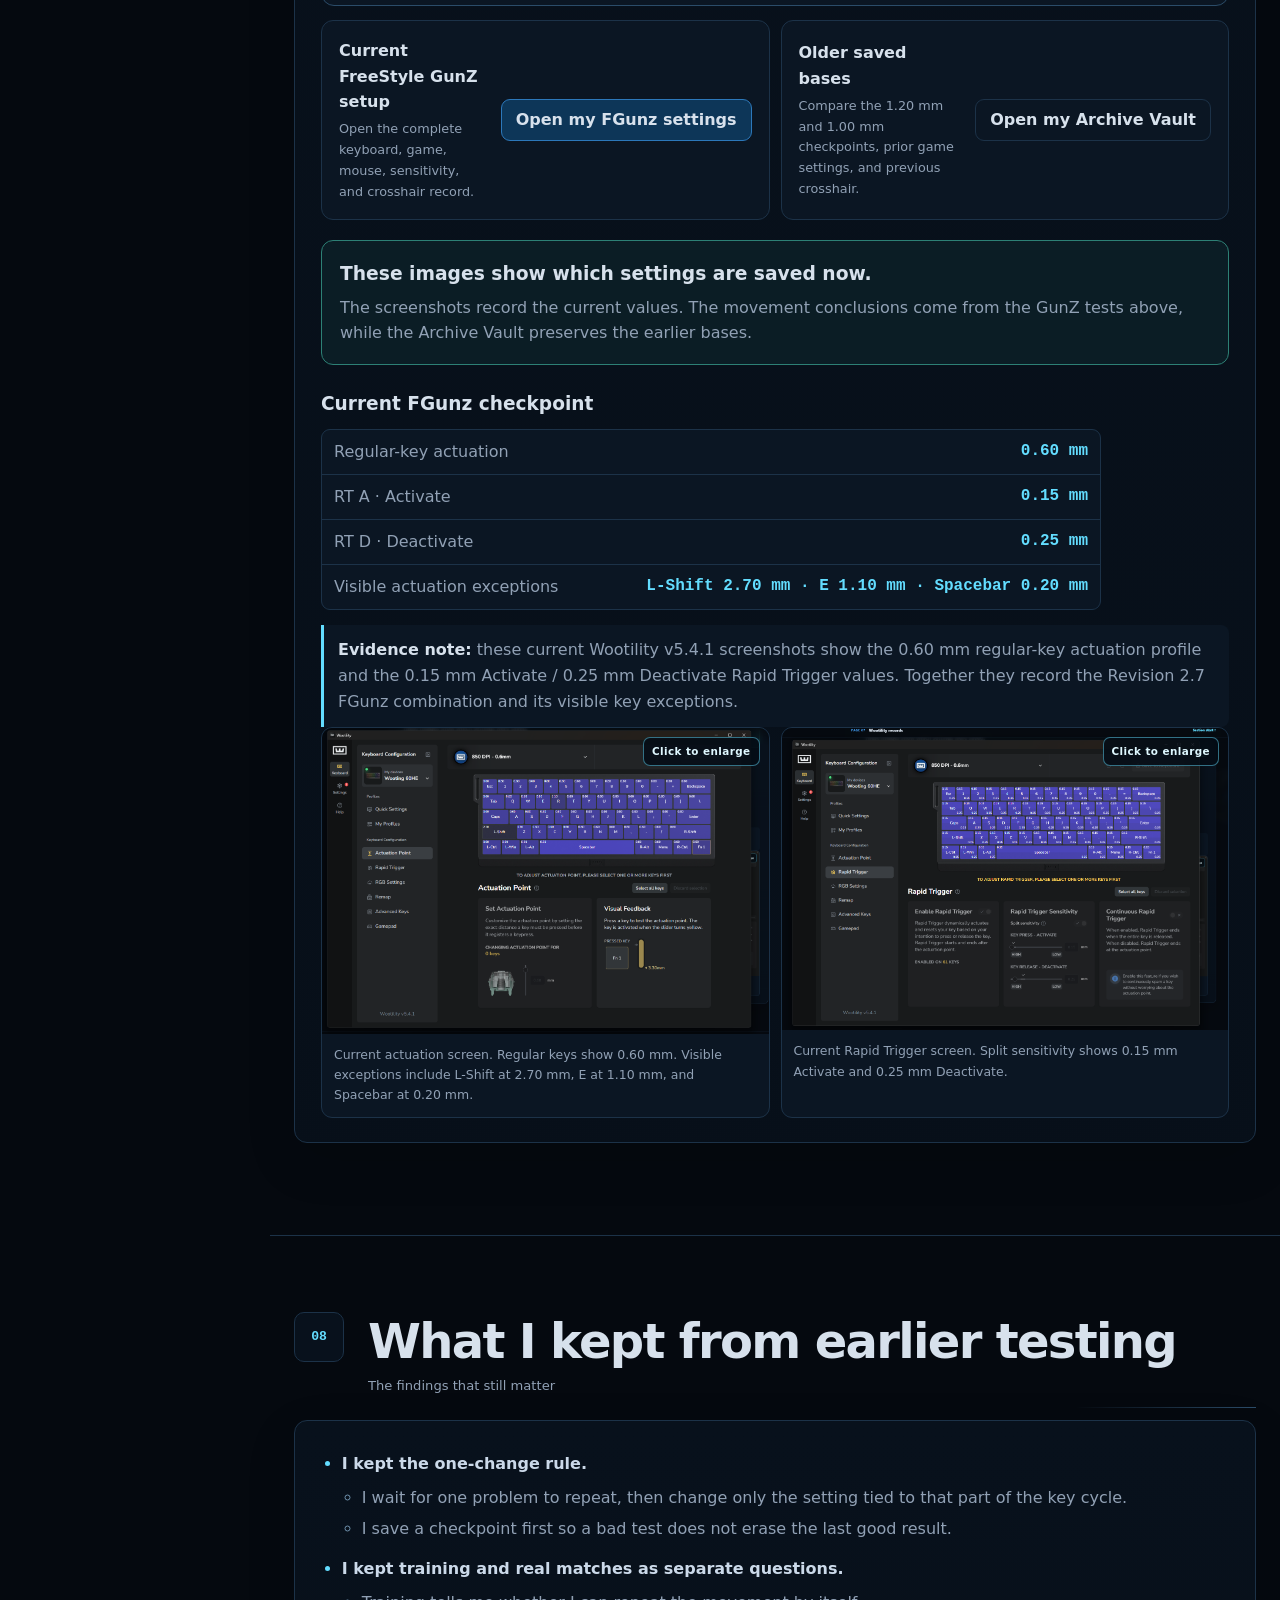
<file: research-notebook.html>
<!doctype html>
<html lang="en" data-theme="dark">
<head>
  <meta charset="utf-8">
  <meta name="viewport" content="width=device-width, initial-scale=1">
  <link rel="canonical" href="https://gunz-rt.netlify.app/research-notebook.html">
  <meta name="description" content="The seven-stage GunZ testing record behind Hypnatiq's Rapid Trigger method, with exact settings, movement observations, technical reasoning, evidence, and limits.">
  <meta name="theme-color" content="#05080d">
  <meta name="author" content="Hypnatiq">
  <link rel="icon" href="notebook-favicon.png" type="image/png">
  <link rel="stylesheet" href="site.css?v=2.7.1">
  <title>Rapid Trigger for GunZ · Research Notebook</title>
</head>
<body class="notebook-page">
  <a class="skip-link" href="#notebookMain" data-i18n="skipNotebook">Skip to the research notes</a>

  <header class="site-header" id="top">
    <button class="menu-button" id="menuToggle" type="button" aria-label="Open notebook contents" aria-expanded="false">☰</button>
    <a class="brand" href="#notebook-home" aria-label="Research Notebook home">
      <img class="brand-mark" src="research-logo.png" alt="">
      <span><strong>Research Notebook</strong><small>Rapid Trigger for GunZ</small></span>
    </a>
    <div class="progress-track" aria-hidden="true"><span id="progressFill"></span></div>
    <div class="header-tools">
      <label class="sr-only" for="languageSelect" data-i18n="languageLabel">Language</label>
      <select class="language-select" id="languageSelect" aria-label="Language"><option value="en">English</option><option value="es">Español</option><option value="es-PE">Español (Perú)</option><option value="pt-BR">Português (Brasil)</option><option value="es-VE">Español (Venezuela)</option><option value="ko">한국어</option><option value="ja">日本語</option><option value="zh-CN">简体中文</option></select>
      <button class="theme-toggle" id="themeToggle" type="button" aria-label="Switch theme">Light</button>
      <span class="page-indicator" id="pageIndicator">Page 01 / 10</span>
    </div>
  </header>

  <aside class="guide-nav notebook-guide-nav" id="notebookSidebar" aria-label="Notebook contents">
    <p class="nav-title" data-i18n="notebookContents">Notebook contents</p>
    <a href="#notebook-home"><span>01</span><b data-i18n="nbNavOverview">Overview</b></a>
    <a href="#tldr"><span>02</span><b data-i18n="nbNavTldr">TL;DR</b></a>
    <a href="#everyday"><span>03</span><b data-i18n="nbNavEveryday">Everyday profile</b></a>
    <a href="#gunz-profile"><span>04</span><b data-i18n="nbNavGunz">GunZ-specific profile</b></a>
    <a href="#controls"><span>05</span><b data-i18n="nbNavControls">What RT D and RT A mean</b></a>
    <a href="#method"><span>06</span><b data-i18n="nbNavFinding">How I reached my current method</b></a>
    <a href="#screenshots"><span>07</span><b data-i18n="nbNavScreens">Wootility records</b></a>
    <a href="#history"><span>08</span><b data-i18n="nbNavHistory">What I kept from earlier testing</b></a>
    <a href="#limits"><span>09</span><b data-i18n="nbNavLimits">Evidence & limits</b></a>
    <a href="#help"><span>10</span><b data-i18n="nbNavHelp">Help & contact</b></a>
    <a class="rail-page-link remember-position" href="index.html" data-i18n="publicGuide">Open the Rapid Trigger Guide</a>
    <div class="side-note">
      <strong data-i18n="readColors">Read the colors.</strong>
      <span class="side-note-intro" data-i18n="colorIntro">Select a colored term for a short definition without leaving your place.</span>
      <div class="color-key">
        <div class="color-key-item"><span class="term-link term-tech">Keyboard term</span><small>Switch motion or actuation</small></div>
        <div class="color-key-item"><span class="term-link term-guide">Guide term</span><small>A practical label used here</small></div>
        <div class="color-key-item"><span class="term-link term-a">RT A · Activate</span><small>Downward re-press travel</small></div>
        <div class="color-key-item"><span class="term-link term-d">RT D · Deactivate</span><small>Upward release travel</small></div>
      </div>
    </div>
  </aside>

  <div class="section-banner" id="sectionBanner" aria-hidden="true">
    <div class="section-banner-inner"><b id="bannerPage">Page 01</b><span id="bannerTitle">Overview</span><a href="#top">Section start ↑</a></div>
  </div>

  <main class="guide-main notebook-main" id="notebookMain">
      <section class="hero notebook-hero tracked-section" id="notebook-home" data-page="01" data-title="Overview">
        <div class="hero-inner notebook-hero-inner">
          <div class="site-hero-grid">
            <div class="hero-lead">
              <span class="eyebrow" data-i18n="nbEye">GunZ test record · Revision 2.7</span>
              <h1 data-i18n-html="nbTitle">What happened in GunZ.<br><span>What the keyboard was doing.</span></h1>
              <p class="lede" data-i18n="nbLead">This is the experiment log behind the guide: the move I tested, the failure I saw in GunZ, the one setting I changed, and the technical reason for changing it.</p>
              <div class="notebook-snapshot"><strong>How to read this:</strong> each result begins with what happened to my character or aim in FreeStyle GunZ. The switch explanation follows so the observation is not mistaken for a universal rule. Steam GunZ has not been tested.</div>
            </div>
            <aside class="hero-route-card" aria-label="Research notebook routes">
              <span class="route-kicker">How I organized the notes</span>
              <h2>I followed the problems, not just the numbers.</h2>
              <p>My final setting only makes sense after the standstill, solo-movement, aim, and retest stages.</p>
              <nav class="route-links" aria-label="Notebook quick routes">
                <a href="#tldr"><b>01</b><span>My current result</span><i>→</i></a>
                <a href="#method"><b>02</b><span>My seven test stages</span><i>→</i></a>
                <a href="#screenshots"><b>03</b><span>My Wootility records</span><i>→</i></a>
                <a href="#limits"><b>04</b><span>What I know and what I inferred</span><i>→</i></a>
              </nav>
              <div class="hero-result"><span>Current FGunz result</span><strong>0.60 mm actuation · 0.15 mm RT A · 0.25 mm RT D</strong></div>
            </aside>
          </div>
        </div>
      </section>

      <div class="notebook-content">
        <section class="notebook-entry tracked-section" id="tldr" data-page="02" data-title="TL;DR">
          <header class="entry-head"><span class="entry-no">02</span><div><h2 data-i18n="nbTldrTitle">TL;DR</h2><span class="entry-date" data-i18n="nbTldrDate">The whole finding in one minute</span></div></header>
          <article class="note-sheet tldr-box">
            <div class="notebook-summary-grid">
              <div><b>Standstill move</b><strong>1.50 mm actuation · 1.50 mm RT A · 0.55 mm RT D</strong></div>
              <div><b>Consecutive solo movement</b><strong>1.50 mm actuation · 0.60 mm RT A · 0.55 mm RT D</strong></div>
              <div><b>New-baseline training result</b><strong>1.20 mm actuation · 0.80 mm RT A · 0.30 mm RT D</strong></div>
              <div><b>Clan War / TDM result</b><strong>1.20 mm actuation · 0.35 mm RT A · 0.15 mm RT D</strong></div>
              <div><b>1.00 mm checkpoint</b><strong>1.00 mm actuation · 0.20 mm RT A · 0.15 mm RT D</strong></div>
              <div><b>Current FGunz profile</b><strong>0.60 mm actuation · 0.15 mm RT A · 0.25 mm RT D</strong></div>
            </div>
            <h3 class="note-heading">The problems I found, in the order I found them</h3>
            <ul class="note-list">
              <li><strong>One move worked, but the movement chain did not.</strong><ul><li>I kept actuation and RT D unchanged and lowered RT A from 1.50 mm to 0.60 mm.</li></ul></li>
              <li><strong>Consecutive movement worked alone, but the late-dash return was repeatedly not silent.</strong><ul><li>I tested release by itself and moved RT D from 0.55 mm to 0.45 mm, then 0.40 mm.</li></ul></li>
              <li><strong>The late dash improved, but the next dash still landed behind my expected shot rhythm.</strong><ul><li>I added an enemy, kept the rest of the setup fixed, and lowered RT A toward 0.35 mm.</li></ul></li>
              <li><strong>The release problem returned after the faster re-press changed my rhythm.</strong><ul><li>I retested RT D and stopped at 0.15 mm when the return stayed clean.</li></ul></li>
              <li><strong>I still missed the late-dash timing often enough to question the first tap.</strong><ul><li>I moved actuation from 1.50 mm to 1.20 mm, then restored RT A to 0.60 mm and RT D to 0.55 mm because I already knew I could clear movement from that base.</li><li>From that known base, I tuned again in training and reached 0.80 mm RT A and 0.30 mm RT D with good late dashes.</li><li>I then used Clan War first because it is my preferred, higher-skill mode and leaves less room for movement errors. I also used Team Deathmatch as another full-map validation of character control, aiming, and enemy pace. That pass ended at 0.35 mm RT A and 0.15 mm RT D.</li></ul></li>
            </ul>
            <p class="callout"><strong>Where that October checkpoint ended:</strong> the 1.20 mm actuation baseline first passed training at 0.80 mm RT A and 0.30 mm RT D. I then reached 0.35 mm RT A and 0.15 mm RT D in Clan War, with Team Deathmatch as another validation pass. I kept that checkpoint instead of erasing it when later testing improved the profile.</p>
            <div class="record-destinations" id="current-settings">
              <div class="record-destination"><div><h3>My current FreeStyle GunZ settings</h3><p>See the complete Revision 2.7 keyboard, game, mouse, and crosshair configuration.</p></div><a class="button primary" href="hanz-fgunz-settings.html">Open my FGunz settings</a></div>
              <div class="record-destination"><div><h3>My Archive Vault</h3><p>Keep the older actuation checkpoints, Rapid Trigger values, game settings, and crosshairs available as saved bases.</p></div><a class="button" href="hanz-archive-vault.html">Open my Archive Vault</a></div>
            </div>
            <ul class="note-list">
              <li>I wanted one keyboard to stay comfortable for normal use and still feel fluent in GunZ.</li>
              <li>I kept an everyday profile that still feels like a keyboard and lets me type at 100+ WPM.</li>
              <li>I use Rapid Trigger to reduce the extra key travel between GunZ inputs, not to turn the keyboard into a different device.</li>
              <li><button class="term-link term-d" type="button" data-term="rtd">RT D</button> reduces how far I must lift before the keyboard recognizes the key as released. It does not remove all input or game delay.</li>
              <li><button class="term-link term-a" type="button" data-term="rta">RT A</button> sets the downward re-press travel before the keyboard recognizes the second or later repeated tap. I use it to keep consecutive dashes in rhythm.</li>
              <li>I also keep a GunZ-specific profile when I want more intentional control over movement and timing.</li>
              <li>1.50 mm RT A / 0.55 mm RT D passed a selected move from standstill; 0.60 / 0.55 became the known base I could clear; 0.80 / 0.30 passed the new-baseline training test; and 0.35 / 0.15 passed Clan War first, with Team Deathmatch as another validation, using my current sensitivity.</li>
              <li>I later tested 1.00 mm actuation with 0.20 mm RT A and 0.15 mm RT D. It worked, but 0.60 mm required less effort from the top of the key during longer, high-pace sessions.</li>
              <li>My current FGunz checkpoint is 0.60 mm actuation, 0.15 mm RT A, and 0.25 mm RT D.</li>
              <li>I check the mouse and screen separately before blaming a clean keyboard result for an aim problem.</li>
            </ul>
            <p class="callout good"><strong>What I learned:</strong> keep a known base, change only what a repeated problem justifies, and preserve each working checkpoint. A saved result can remain useful even when later testing improves it.</p>
          </article>
        </section>

        <section class="notebook-entry tracked-section" id="everyday" data-page="03" data-title="Everyday profile">
          <header class="entry-head"><span class="entry-no">03</span><div><h2 data-i18n="nbEverydayTitle">My everyday profile</h2><span class="entry-date" data-i18n="nbEverydayDate">Keeping my keyboard as a keyboard</span></div></header>
          <article class="note-sheet">
            <h3 class="note-heading">What I wanted from the everyday profile</h3>
            <ul class="note-list">
              <li><strong>I wanted one profile I could trust outside GunZ.</strong><ul><li>It still needed to feel normal for work, daily use, and 100+ WPM typing.</li><li>I did not want keys triggering from every small resting-pressure change.</li></ul></li>
              <li><strong>I did not want one game to decide how the entire keyboard felt.</strong><ul><li>The everyday profile stays available while the GunZ profile carries the more focused movement testing.</li></ul></li>
            </ul>
            <h3 class="note-heading">What Rapid Trigger adds for me in GunZ</h3>
            <ul class="note-list">
              <li><strong>RT D shortens the release travel I need between the two taps of a dash.</strong><ul><li>It changes how much I lift before the keyboard recognizes that the first tap is no longer held.</li><li>It does not remove every source of input, game, network, or server delay.</li></ul></li>
              <li><strong>RT A changes the re-press travel I need for the next tap.</strong><ul><li>It begins after my key travel changes from lifting to pressing.</li><li>It lets me tune repeated movement without lowering first actuation only to chase speed.</li></ul></li>
            </ul>
            <p class="callout"><strong>My wording, fact-checked:</strong> RT D reduces required release travel. RT A reduces or increases required re-press travel. Neither setting promises a fixed time saving.</p>
          </article>
        </section>

        <section class="notebook-entry tracked-section" id="gunz-profile" data-page="04" data-title="GunZ-specific profile">
          <header class="entry-head"><span class="entry-no">04</span><div><h2 data-i18n="nbGunzTitle">My GunZ-specific profile</h2><span class="entry-date" data-i18n="nbGunzDate">A separate choice for more intentional movement</span></div></header>
          <article class="note-sheet">
            <h3 class="note-heading">Why I keep a separate GunZ profile</h3>
            <ul class="note-list">
              <li><strong>I can test movement without losing the profile I trust for everything else.</strong><ul><li>I duplicate a working profile before changing actuation, RT A, or RT D.</li><li>If a test gets worse, I can return to the saved version instead of guessing my way back.</li></ul></li>
              <li><strong>The separate profile gives the experiment a clear purpose.</strong><ul><li>I use it for cleaner, more intentional movement in GunZ.</li><li>I keep the same in-game setup I already used, including my keys, sensitivity, resolution, FOV, camera distance, crosshair, and client.</li><li>I build the keyboard base with actuation, RT D, and RT A only. I do not add SOCD, DKS, Mod Tap, analog movement, or another Hall Effect feature while I am judging those three settings.</li></ul></li>
              <li><strong>It is still a personal choice, not a Rapid Trigger requirement.</strong><ul><li>The public guide explains the method without asking anyone to copy my numbers.</li><li>The notebook shows only the current Wootility checkpoint so the earlier profile screenshots are not mistaken for the active result.</li></ul></li>
            </ul>
          </article>
        </section>

        <section class="notebook-entry tracked-section" id="controls" data-page="05" data-title="What RT D and RT A mean">
          <header class="entry-head"><span class="entry-no">05</span><div><h2 data-i18n="nbControlsTitle">What RT D and RT A change in my GunZ movement</h2><span class="entry-date" data-i18n="nbControlsDate">GunZ symptom first · technical behavior second</span></div></header>
          <article class="note-sheet">
            <h3 class="note-heading">When my late-dash return does not clear</h3>
            <ul class="note-list">
              <li><strong>What I notice in GunZ:</strong> the opening dash is normal, but the return dash is repeatedly not silent.<ul><li>I treat the return as its own two-tap input.</li><li>I wait for the same problem to repeat before changing a value.</li></ul></li>
              <li><strong>Why I check <button class="term-link term-d" type="button" data-term="rtd">RT D · Deactivate</button>:</strong> it controls how much I lift before the keyboard releases the first tap.<ul><li>If RT D is too high, the first tap can remain held longer than my movement rhythm expects.</li><li>If RT D is too low, a small pressure change can release a direction before I intend it.</li></ul></li>
            </ul>
            <h3 class="note-heading">When the next dash breaks my shot rhythm</h3>
            <ul class="note-list">
              <li><strong>What I notice in GunZ:</strong> release is clean, but the next dash no longer lines up with the firing moment I expect during slash shot.<ul><li>The character is not moving at a slower base speed.</li><li>The later tap is arriving too late in my movement-and-aim sequence.</li></ul></li>
              <li><strong>Why I check <button class="term-link term-a" type="button" data-term="rta">RT A · Activate</button>:</strong> it controls how much I press again before the keyboard recognizes the next tap.<ul><li>If RT A is too high, the next tap can arrive late or fail before my key travel changes direction again.</li><li>If RT A is too low, a small bounce or unfinished motion can create an early repeat.</li></ul></li>
            </ul>
            <p class="callout amber"><strong>The part I had to correct:</strong> RT A does not directly set GunZ speed. It sets how far I must re-press the key. My finger motion determines how much real time passes before the keyboard recognizes the next tap.</p>
          </article>
        </section>

<section class="notebook-entry tracked-section" id="method" data-page="06" data-title="How I reached my current method">
          <span class="section-anchor" id="finding" aria-hidden="true"></span>
          <header class="entry-head"><span class="entry-no">06</span><div><h2 data-i18n="nbFindingTitle">How I reached my current method</h2><span class="entry-date" data-i18n="nbFindingDate">What changed my thinking and the sequence I can repeat</span></div></header>
          <article class="note-sheet">
            <h3 class="note-heading">What changed my thinking</h3>
            <ul class="note-list">
              <li><strong>One successful move was not enough.</strong>
                <ul><li>At 1.50 mm actuation, 1.50 mm RT A, and 0.55 mm RT D, I could perform one selected move from standstill but could not continue the movement chain.</li><li>That taught me to judge the release and re-press separately instead of treating the first success as a finished tune.</li></ul>
              </li>
              <li><strong>Training and real matches answered different questions.</strong>
                <ul><li>Training showed whether the movement and late dash could repeat on their own.</li><li>Clan War was my main real-match validation because it is my preferred, higher-skill mode and gives me less room for errors. Team Deathmatch gave me another full-map validation of movement, character control, aiming, and enemy pace.</li><li>I did not use Hall Duel as the only final proof because most fights there stay mainly left and right.</li></ul>
              </li>
              <li><strong>Consistency became my speed limit.</strong>
                <ul><li>The smallest value was not automatically the best value.</li><li>If the keyboard accepted an input before I intended it, I could get a dead dash, stand still, tumble, or break the movement chain.</li><li>I stopped when movement stayed clean, repeatable, and intentional.</li></ul>
              </li>
              <li><strong>I kept the keyboard tune separate from sensitivity.</strong>
                <ul><li>I held my mouse, sensitivity, resolution, FOV, camera distance, crosshair, and client steady while testing actuation, RT D, and RT A.</li><li>I only reconsider aim after the movement itself passed in real fights, and I may not need to change sensitivity at all.</li></ul>
              </li>
            </ul>
            <p class="callout"><strong>What this became:</strong> the method below follows the same order that changed my thinking, from one controlled movement to training, full-map matches, and a saved long-term checkpoint.</p>
          </article>
          <div class="evidence-feature"><h3>The method I use now</h3><p>This is the full sequence I can repeat without separating the lesson from the steps it created.</p></div>
          <article>
            <div class="method-intro">
              <div class="gunz-layer"><span class="layer-label">GunZ goal</span><h3>Keep the late dash clean while movement stays matched to my aim.</h3><p>Each dash still uses two presses. I am balancing the first press, its release, and the second press instead of minimizing every number.</p></div>
              <div class="technical-layer"><span class="layer-label">How I kept the test clean</span><h3>I built the base with actuation, RT D, and RT A only.</h3><p>I kept the in-game setup I already used before moving from a mechanical keyboard to a Hall Effect keyboard. I set the actuation baseline first, used RT D to test the release, and used RT A to test the re-press. I left every other keyboard feature out of the baseline so each result stayed connected to one of those three settings.</p></div>
            </div>
            <div class="method-timeline">
              <article class="method-stage" id="stage-standstill"><div><h3>Prove one selected move from standstill</h3><p class="stage-purpose">I started with the smallest question: can one familiar GunZ move happen at all with this profile?</p><div class="stage-settings"><span>Actuation <strong>1.50 mm</strong></span><span>RT A <strong>1.50 mm</strong></span><span>RT D <strong>0.55 mm</strong></span></div><div class="stage-observation"><b>What I did and what I saw</b><ul class="stage-detail-list"><li><strong>Test:</strong> I used one selected move in the training room from standstill.</li><li><strong>What stayed fixed:</strong> the move, keys, client, mouse, and game conditions.</li><li><strong>What happened:</strong> the selected move could happen by itself.</li><li><strong>What still failed:</strong> later inputs were very difficult to continue, so the profile did not yet support a movement chain.</li></ul></div><div class="stage-technical"><b>What this result meant</b><ul class="stage-detail-list"><li><strong>What I learned:</strong> the keyboard could produce the required input states for one selected move.</li><li><strong>What this did not prove:</strong> that I could release and re-press quickly enough for consecutive movement or a fight.</li><li><strong>What I tested next:</strong> I kept actuation and RT D fixed, then reduced RT A to test repeated movement.</li></ul></div></div></article>
              <article class="method-stage" id="stage-solo"><div><h3>Continue moves while alone</h3><p class="stage-purpose">I removed the enemy and aiming requirement so I could judge whether the movement itself would continue.</p><div class="stage-settings"><span>Actuation <strong>1.50 mm</strong></span><span>RT A <strong>1.50 → 0.60 mm</strong></span><span>RT D <strong>0.55 mm</strong></span></div><div class="stage-observation"><b>What I changed and what happened</b><ul class="stage-detail-list"><li><strong>What stayed fixed:</strong> actuation stayed at 1.50 mm and RT D stayed at 0.55 mm.</li><li><strong>The only change:</strong> I lowered RT A from 1.50 mm to 0.60 mm.</li><li><strong>What improved:</strong> I could perform moves and actions consecutively in training.</li><li><strong>What this did not prove:</strong> there was still no enemy, crosshair tracking, or firing rhythm in this test.</li></ul></div><div class="stage-technical"><b>Why the change helped</b><ul class="stage-detail-list"><li><strong>On the keyboard:</strong> 0.60 mm RT A required less downward re-press travel before the next tap was sent.</li><li><strong>In GunZ:</strong> the later taps in the movement chain could arrive with less finger travel.</li><li><strong>What I tested next:</strong> I kept that solo result and isolated the late-dash release with RT D.</li></ul></div></div></article>
              <article class="method-stage" id="stage-rtd"><div><h3>Make the late-dash return clear</h3><p class="stage-purpose">I tested whether the first tap of the return dash was releasing before its second tap.</p><div class="stage-settings"><span>Actuation <strong>1.50 mm</strong></span><span>RT A <strong>0.60 mm</strong></span><span>RT D <strong>0.55 → 0.45 → 0.40 mm</strong></span></div><div class="stage-observation"><b>What I tested and why</b><ul class="stage-detail-list"><li><strong>What I checked first:</strong> the opening dash remained normal when I checked familiar movement such as slash shot and half step.</li><li><strong>What kept happening:</strong> the return dash was not silent often enough to show a release problem.</li><li><strong>The only change:</strong> I lowered RT D from 0.55 mm to 0.45 mm, then to 0.40 mm.</li><li><strong>What improved:</strong> at 0.40 mm, the release between the return dash's two taps became cleaner.</li></ul></div><div class="stage-technical"><b>Why RT D was the setting to test</b><ul class="stage-detail-list"><li><strong>On the keyboard:</strong> lower RT D required less upward movement before the first tap was released.</li><li><strong>In GunZ:</strong> the first tap of the return could clear before I pressed that direction for the second time.</li><li><strong>What this did not prove:</strong> the repeated symptom pointed to RT D, but it did not prove that every failed late dash was caused by RT D.</li><li><strong>What I tested next:</strong> I added an enemy and checked whether the movement stayed aligned with my aim.</li></ul></div></div></article>
              <article class="method-stage" id="stage-rta"><div><h3>Keep the slash shot dash and shot in rhythm</h3><p class="stage-purpose">I added an enemy and kept my mouse and game settings fixed so the keyboard movement had to work inside the fight.</p><div class="stage-settings"><span>Actuation <strong>1.50 mm</strong></span><span>RT A <strong>0.60 → 0.35 mm</strong></span><span>RT D <strong>0.40 mm</strong></span></div><div class="stage-observation"><b>What failed in the fight</b><ul class="stage-detail-list"><li><strong>Starting point:</strong> the late-dash return was cleaner, and the solo movement chain already worked.</li><li><strong>Repeated symptom:</strong> the next dash still arrived after the point where I expected to fire during slash shot.</li><li><strong>Effect on aim:</strong> my crosshair and shot timing shifted, I missed, and I had to recover the chain before firing in rhythm again.</li><li><strong>Only change:</strong> I lowered RT A from 0.60 mm toward 0.35 mm while RT D stayed at 0.40 mm.</li><li><strong>Result:</strong> at 0.35 mm RT A, the dash and shot could stay in my intended rhythm while my crosshair placement remained accurate.</li></ul></div><div class="stage-technical"><b>Why the enemy test changed the answer</b><ul class="stage-detail-list"><li><strong>Keyboard behavior:</strong> lower RT A reduced the downward re-press travel before the second or later repeated tap was sent.</li><li><strong>GunZ meaning:</strong> the next dash could begin with less re-press travel and stay closer to my expected firing moment.</li><li><strong>Why training was not enough:</strong> solo movement did not require me to track an enemy and fire at the same time.</li><li><strong>Next decision:</strong> repeat the late-dash test because the faster re-press changed the rhythm of the full cycle.</li></ul></div></div></article>
              <article class="method-stage" id="stage-rtd-retest"><div><h3>Retest release after the rhythm changed</h3><p class="stage-purpose">I returned to the late dash after the RT A change because a clean re-press does not guarantee that release still keeps up.</p><div class="stage-settings"><span>Actuation <strong>1.50 mm</strong></span><span>RT A <strong>0.35 mm</strong></span><span>RT D <strong>0.40 → 0.15 mm</strong></span></div><div class="stage-observation"><b>What the retest showed</b><ul class="stage-detail-list"><li><strong>What stayed fixed:</strong> RT A stayed at the 0.35 mm result that matched my firing rhythm.</li><li><strong>What kept happening:</strong> the late dash exposed release delay again.</li><li><strong>The only change:</strong> I lowered RT D from 0.40 mm toward 0.15 mm.</li><li><strong>What improved:</strong> at 0.15 mm RT D, the return stayed clean enough for me to aim at the enemy with my current settings.</li></ul></div><div class="stage-technical"><b>Why I returned to RT D</b><ul class="stage-detail-list"><li><strong>Why:</strong> the release problem repeated after the RT A change.</li><li><strong>What did not decide it:</strong> I did not lower RT D merely because its number was higher than RT A.</li><li><strong>What I learned:</strong> the repeated GunZ problem, not the numerical relationship between the values, decided which setting I tested.</li></ul></div></div></article>
              <article class="method-stage" id="stage-actuation"><div><h3>Lower the actuation baseline</h3><p class="stage-purpose">The earlier tune improved the cycle, but I still missed the late-dash timing often enough to investigate the first tap from full release.</p><div class="stage-settings"><span>Actuation <strong>1.50 → 1.20 mm</strong></span><span>RT A <strong>reset next</strong></span><span>RT D <strong>reset next</strong></span></div><div class="stage-observation"><b>Why I changed actuation</b><ul class="stage-detail-list"><li><strong>Where I started:</strong> RT A and RT D had already improved the repeated release and re-press cycle.</li><li><strong>What still failed:</strong> I continued to miss the late-dash timing often enough that the first tap also needed to be checked.</li><li><strong>The only change:</strong> I lowered actuation from 1.50 mm to 1.20 mm.</li><li><strong>What changed physically:</strong> the first tap after a full release required less downward travel.</li></ul></div><div class="stage-technical"><b>What this does and does not prove</b><ul class="stage-detail-list"><li><strong>What I learned:</strong> 1.20 mm became the new personal actuation baseline I wanted to retest.</li><li><strong>What this did not prove:</strong> that actuation caused every missed late dash.</li><li><strong>Why I reset:</strong> changing actuation changed the baseline, so I did not keep the earlier tuned RT A and RT D values.</li><li><strong>What I did next:</strong> I restored RT A and RT D to the saved restart values, then repeated the entire tuning sequence.</li></ul></div></div></article>
              <article class="method-stage" id="stage-final-retune"><div><h3>Return to a known base, then retune in training and real matches</h3><p class="stage-purpose">After changing actuation, I returned to values I already knew I could clear, then rebuilt the result under the new 1.20 mm baseline.</p><div class="stage-settings"><span>Actuation <strong>1.20 mm</strong></span><span>RT A <strong>0.60 base → 0.80 training → 0.35 CW/TDM</strong></span><span>RT D <strong>0.55 base → 0.30 training → 0.15 CW/TDM</strong></span></div><div class="stage-observation"><b>How I reached that checkpoint</b><ul class="stage-detail-list"><li><strong>Known base:</strong> I restored RT A to 0.60 mm and RT D to 0.55 mm because I already knew I could clear movement from those values.</li><li><strong>Training result:</strong> I tuned again under 1.20 mm actuation and reached 0.80 mm RT A and 0.30 mm RT D with good late dashes.</li><li><strong>Real-match test:</strong> I took that result into Clan War first because it is the mode I actually prefer and the higher-skill pace leaves less room for errors. I used Team Deathmatch as another full-map validation.</li><li><strong>Saved checkpoint:</strong> the Clan War and TDM pass ended at 0.35 mm RT A and 0.15 mm RT D.</li></ul></div><div class="stage-technical"><b>Why I kept it</b><ul class="stage-detail-list"><li><strong>What the values represent:</strong> a combination that passed each stage of that FGunz test.</li><li><strong>Why it remains useful:</strong> a later improvement does not invalidate the known base that made the next comparison possible.</li></ul></div></div></article>
              <article class="method-stage" id="stage-actuation-100"><div><h3>Move from 1.20 mm to a 1.00 mm working base</h3><p class="stage-purpose">I lowered the first-actuation distance to make the opening press more consistent without changing everything at once.</p><div class="stage-settings"><span>Actuation <strong>1.20 → 1.00 mm</strong></span><span>RT A <strong>0.20 mm</strong></span><span>RT D <strong>0.15 mm</strong></span></div><div class="stage-observation"><b>What I observed</b><ul class="stage-detail-list"><li><strong>Result:</strong> 1.00 mm worked and became another reliable saved base.</li><li><strong>Remaining problem:</strong> higher-level matches and longer sessions could still demand more effort from the top of the key than I wanted.</li></ul></div><div class="stage-technical"><b>Why I did not erase 1.20 mm</b><ul class="stage-detail-list"><li><strong>Comparison value:</strong> the 1.20 mm result still documents the earlier successful sequence.</li><li><strong>Decision rule:</strong> I only continued because the same high-pace effort problem repeated over time.</li></ul></div></div></article>
              <article class="method-stage" id="stage-current-060"><div><h3>Lower actuation again for sustained high-pace movement</h3><p class="stage-purpose">I tested whether less travel from the top of the key could preserve the response I had at 1.00 mm while requiring less effort over longer sessions.</p><div class="stage-settings"><span>Actuation <strong>1.00 → 0.60 mm</strong></span><span>RT A <strong>0.15 mm</strong></span><span>RT D <strong>0.25 mm</strong></span></div><div class="stage-observation"><b>What improved</b><ul class="stage-detail-list"><li><strong>First press:</strong> the key reaches actuation with less downward travel from full release.</li><li><strong>Consecutive movement:</strong> 0.15 mm RT A keeps the next input close to my intended pace.</li><li><strong>Release control:</strong> 0.25 mm RT D gives me more intentional release margin than the earlier 0.15 mm checkpoint.</li><li><strong>Longer sessions:</strong> the combination keeps the response I wanted while reducing the effort needed to maintain it.</li></ul></div><div class="stage-technical"><b>What the current result means</b><ul class="stage-detail-list"><li><strong>It is a checkpoint:</strong> 0.60 / 0.15 / 0.25 is the latest combination that works for my hand, Wooting 60HE, and FreeStyle GunZ setup.</li><li><strong>It is not a universal preset:</strong> the useful lesson is to preserve a known base, test one repeated problem, and keep the change only if it survives real play.</li></ul></div></div></article>
            </div>
            <p class="callout good"><strong>Latest FGunz result:</strong> 0.60 mm actuation · 0.15 mm RT A · 0.25 mm RT D. The recorded actuation path is 1.20 → 1.00 → 0.60 mm.</p>
            <h3 class="note-heading">How I validate it</h3>
            <ol class="steps"><li><strong>Test the move alone.</strong> <span>Training confirms that both presses of each dash, the release between them, and the return dash are clean.</span></li><li><strong>Use Clan War first, then Team Deathmatch as another validation.</strong> <span>Clan War is my preferred higher-skill check. TDM adds another full-map test of movement directions, character control, aiming, and enemy pace.</span></li><li><strong>Do not use Hall Duel as the only proof.</strong> <span>Most fights there stay mainly left and right, so they do not test the full range of motion.</span></li><li><strong>Check aim only after movement is clean.</strong> <span>If aim still lands short or long, I check the mouse instead of automatically making Rapid Trigger faster.</span></li><li><strong>Keep it over time.</strong> <span>I save the last repeatable result and change one setting only when the same problem repeats.</span></li></ol>
            <p class="callout"><strong>Repeat the tests in this order:</strong> familiar actuation → fluent RT A re-press → clean RT D release → RT A recheck → RT D recheck → training → Clan War → TDM validation → long-term check.</p>
          </article>
        </section>

        <section class="notebook-entry wootility-record-entry tracked-section" id="screenshots" data-page="07" data-title="Wootility records">
          <header class="entry-head"><span class="entry-no">07</span><div><h2 data-i18n="nbScreensTitle">My Wootility records</h2><span class="entry-date" data-i18n="nbScreensDate">Current FGunz checkpoint</span></div></header>
          <article class="note-sheet">
            <figure class="wootility-profile-overview"><img src="wootility-current-profile-overview.png" alt="Current Wootility profile overview for Hanz's 0.60 millimeter FreeStyle GunZ profile" data-image-viewer data-viewer-caption="Current Wooting 60HE profile overview. The profile is named 850 DPI - 0.6mm and shows the current Quick Settings configuration."><figcaption><strong>My current Wooting keyboard:</strong> Wooting 60HE with Gateron Magnetic Jade switches, running the “850 DPI - 0.6mm” FreeStyle GunZ profile. This overview comes first so the records below have a clear device and profile context.</figcaption></figure>
            <div class="record-destinations">
              <div class="record-destination"><div><h3>Current FreeStyle GunZ setup</h3><p>Open the complete keyboard, game, mouse, sensitivity, and crosshair record.</p></div><a class="button primary" href="hanz-fgunz-settings.html">Open my FGunz settings</a></div>
              <div class="record-destination"><div><h3>Older saved bases</h3><p>Compare the 1.20 mm and 1.00 mm checkpoints, prior game settings, and previous crosshair.</p></div><a class="button" href="hanz-archive-vault.html">Open my Archive Vault</a></div>
            </div>
            <div class="evidence-feature"><h3>These images show which settings are saved now.</h3><p>The screenshots record the current values. The movement conclusions come from the GunZ tests above, while the Archive Vault preserves the earlier bases.</p></div>
            <h3 class="note-heading">Current FGunz checkpoint</h3>
            <div class="settings-block"><div class="setting-row"><span>Regular-key actuation</span><strong>0.60 mm</strong></div><div class="setting-row"><span>RT A · Activate</span><strong>0.15 mm</strong></div><div class="setting-row"><span>RT D · Deactivate</span><strong>0.25 mm</strong></div><div class="setting-row"><span>Visible actuation exceptions</span><strong>L-Shift 2.70 mm · E 1.10 mm · Spacebar 0.20 mm</strong></div></div>
            <p class="note"><strong>Evidence note:</strong> these current Wootility v5.4.1 screenshots show the 0.60 mm regular-key actuation profile and the 0.15 mm Activate / 0.25 mm Deactivate Rapid Trigger values. Together they record the Revision 2.7 FGunz combination and its visible key exceptions.</p>
            <div class="screenshot-grid">
              <figure class="screenshot-card"><img src="wootility-current-060-actuation.png" alt="Current Wootility actuation profile showing 0.60 mm on regular keys" data-image-viewer data-viewer-caption="Revision 2.7 actuation record. Regular keys use 0.60 mm, with the visible exceptions kept in the profile."><figcaption>Current actuation screen. Regular keys show 0.60 mm. Visible exceptions include L-Shift at 2.70 mm, E at 1.10 mm, and Spacebar at 0.20 mm.</figcaption></figure>
              <figure class="screenshot-card"><img src="wootility-current-015-025-rapid-trigger.png" alt="Current Wootility Rapid Trigger profile showing 0.15 mm Activate and 0.25 mm Deactivate" data-image-viewer data-viewer-caption="Revision 2.7 Rapid Trigger record. Split sensitivity shows 0.15 mm Activate and 0.25 mm Deactivate."><figcaption>Current Rapid Trigger screen. Split sensitivity shows 0.15 mm Activate and 0.25 mm Deactivate.</figcaption></figure>
            </div>
          </article>
        </section>

        <section class="notebook-entry tracked-section" id="history" data-page="08" data-title="What I kept from earlier testing">
          <header class="entry-head"><span class="entry-no">08</span><div><h2 data-i18n="nbHistoryTitle">What I kept from earlier testing</h2><span class="entry-date" data-i18n="nbHistoryDate">The findings that still matter</span></div></header>
          <article class="note-sheet">
            <ul class="note-list">
              <li><strong>I kept the one-change rule.</strong><ul><li>I wait for one problem to repeat, then change only the setting tied to that part of the key cycle.</li><li>I save a checkpoint first so a bad test does not erase the last good result.</li></ul></li>
              <li><strong>I kept training and real matches as separate questions.</strong><ul><li>Training tells me whether I can repeat the movement by itself.</li><li>Clan War is my main real-match test because it is what I actually prefer and its higher-skill pace gives me less room for mistakes.</li><li>Team Deathmatch is another validation that the same movement still works while I use the map, control my character, aim, and react to enemy pace.</li><li>I do not use Hall Duel as the only final test because most fights there stay mainly left and right.</li></ul></li>
              <li><strong>I kept the process more important than the final numbers.</strong><ul><li>My settings are personal checkpoints.</li><li>I separate documented keyboard behavior from what I personally observed in GunZ.</li></ul></li>
            </ul>
            <p class="callout"><strong>What changed:</strong> the public site now stays dedicated to Rapid Trigger. This notebook holds the personal full-input story.</p>
          </article>
        </section>

        <section class="notebook-entry tracked-section" id="limits" data-page="09" data-title="Evidence & limits">
          <header class="entry-head"><span class="entry-no">09</span><div><h2 data-i18n="nbLimitsTitle">Evidence and limits</h2><span class="entry-date" data-i18n="nbLimitsDate">What I know · what I observed · what I am not claiming</span></div></header>
          <article class="note-sheet">
            <h3 class="note-heading">What I observed in GunZ</h3>
            <ul class="note-list"><li><strong>I could keep a familiar working base and still improve it later.</strong><ul><li>RT D and RT A became easier to judge after I separated release from re-press.</li><li>My recorded actuation path is 1.20 mm to 1.00 mm to 0.60 mm.</li><li>My latest FGunz sequence stopped at 0.60 mm actuation, 0.15 mm RT A, and 0.25 mm RT D.</li></ul></li><li><strong>I needed to separate clean movement from aim.</strong><ul><li>Checking the mouse after the keyboard passed kept me from tuning a good movement result around a different problem.</li></ul></li></ul>
            <h3 class="note-heading">Technical behavior supported by documentation</h3>
            <ul class="note-list"><li><strong>The documentation supports how the feature works.</strong><ul><li>Rapid Trigger follows key direction and travel instead of relying only on one fixed reset point.</li><li>Split sensitivity gives me separate upward/deactivate and downward/activate distances.</li><li>A smaller selected distance requires less physical travel, but it does not equal a fixed time saving.</li></ul></li></ul>
            <h3 class="note-heading">What I am not claiming</h3>
            <ul class="note-list"><li><strong>My result is not a universal preset.</strong><ul><li>Another player, keyboard, switch, client, server, or finger motion can reach a different clean result.</li></ul></li><li><strong>My testing does not turn distance into time.</strong><ul><li>I am not claiming that a millimeter value equals a fixed number of milliseconds.</li><li>I am not claiming that every GunZ miss is caused by the keyboard or mouse.</li><li>My personal testing does not replace measured game or server data.</li></ul></li></ul>
            <h3 class="note-heading">References · keyboard behavior</h3>
            <ul class="note-list"><li>These helped me understand Rapid Trigger, the controls in Wootility, and the switch travel I was working with.</li><li>They do not tell me which values to use in GunZ.</li></ul>
            <div class="resource-grid">
              <a class="resource-link" href="https://help.wooting.io/article/102-how-to-set-up-rapid-trigger" target="_blank" rel="noopener">Wooting · How to Set Up Rapid Trigger <span>↗</span></a>
              <a class="resource-link" href="https://wooting.io/rapid-trigger" target="_blank" rel="noopener">Wooting · Rapid Trigger <span>↗</span></a>
              <a class="resource-link" href="https://wooting.io/wootility/changelogs/5.0.0" target="_blank" rel="noopener">Wooting · Wootility controls and terminology <span>↗</span></a>
              <a class="resource-link" href="https://www.gateron.com/products/gateron-magic-jade-switch" target="_blank" rel="noopener">Gateron · Magnetic Jade specifications <span>↗</span></a>
            </div>
            <h3 class="note-heading">References · videos that helped me understand it</h3>
            <ul class="note-list"><li>These keyboard references helped me understand the feature, but they are not the source of my GunZ method.</li></ul>
            <div class="resource-grid">
              <a class="resource-link" href="https://www.youtube.com/watch?v=eZENx1T7OLw" target="_blank" rel="noopener">Wooting · What is Rapid Trigger &amp; Actuation Point? <span>↗</span></a>
              <a class="resource-link" href="https://www.youtube.com/watch?v=BSlKt7m7xXk" target="_blank" rel="noopener">Wooting · Rapid Trigger FPS demonstration <span>↗</span></a>
              <a class="resource-link" href="https://www.youtube.com/watch?v=SsBYdyZPIy8" target="_blank" rel="noopener">Wooting · CS2 settings and profiles <span>↗</span></a>
              <a class="resource-link" href="https://www.youtube.com/watch?v=kb0GxgNho3c" target="_blank" rel="noopener">Optimum · Independent Wooting 60HE v2 review <span>↗</span></a>
            </div>
            <h3 class="note-heading">References · GunZ movement</h3>
            <ul class="note-list"><li>These helped me check the movement I was tuning. They are not sources for my Rapid Trigger values.</li></ul>
            <div class="resource-grid">
              <a class="resource-link" href="https://www.youtube.com/watch?v=OOZllmjE8RM" target="_blank" rel="noopener">GunZ Academy · Beginner's Guide to GunZ: The Duel <span>↗</span></a>
              <a class="resource-link" href="https://www.youtube.com/watch?v=FxlyAiZUvzY" target="_blank" rel="noopener">GunZ Academy · Comprehensive K-Style Guide <span>↗</span></a>
            </div>
            <p class="callout"><strong>Source line:</strong> Wooting, Gateron, GunZ Academy, and Optimum helped me understand the keyboard and movement. The GunZ tuning method, checkpoints, and results come from my own testing.</p>
          </article>
        </section>

        <section class="notebook-entry tracked-section" id="help" data-page="10" data-title="Help & contact">
          <header class="entry-head"><span class="entry-no">10</span><div><h2 data-i18n="nbHelpTitle">Have a question?</h2><span class="entry-date" data-i18n="nbHelpDate">Best way to reach me</span></div></header>
          <article class="note-sheet"><ul class="note-list"><li><strong>I welcome questions about the method.</strong><ul><li>The most useful details are the GunZ move, the repeated symptom, the setting that changed, and what happened afterward.</li><li>A result that does not match mine is still useful information. It can show where another hand, switch, or setup needs a different value.</li></ul></li></ul><p class="callout good"><strong>Alpha Discord:</strong> <a href="https://discord.gg/tKZ5mjnEpj" target="_blank" rel="noopener">Join the server and ask me directly ↗</a></p><aside class="next-callout"><div><span>Use the public method</span><h3>Return to the GunZ-first guide.</h3><p>The guide turns my testing history into a reusable tuning path.</p></div><a class="button primary remember-position" href="index.html">Open the Rapid Trigger Guide</a></aside></article>
        </section>
      </div>
    </main>

  <aside class="term-panel" id="termPanel" role="dialog" aria-labelledby="termPanelTitle" aria-hidden="true"><div class="term-panel-head"><span class="term-panel-label">Guide term</span><button class="term-panel-close" id="termPanelClose" type="button" aria-label="Close definition">×</button></div><h2 id="termPanelTitle"></h2><div id="termPanelBody"></div><a class="term-panel-glossary remember-position" id="termPanelLink" href="index.html#glossary">Open the full glossary entry →</a></aside>

  <footer class="site-footer"><div class="help-strip"><span>Need help with the method?</span><a href="https://discord.gg/tKZ5mjnEpj" target="_blank" rel="noopener">Join Alpha on Discord ↗</a></div><span>Personal research notes by Hypnatiq</span></footer>
  <a class="back-to-top" id="backToTop" href="#top" aria-label="Back to top">↑</a>
  <button class="return-to-reading" id="returnToReading" type="button">← Back to where I was reading</button>
<script src="revision-27-translations.js?v=2.7.1"></script>
<script src="site.js?v=2.7.1"></script>
</body>
</html>
</file>
<file: site.css>
:root {
  --header-h: 68px; --banner-h: 48px; --sidebar-w: 270px; --content-w: 1240px;
  --bg: #05090f; --panel: #08111c; --panel-2: #0b1623; --panel-3: #0e1b29;
  --line: #1c3248; --line-strong: #2b4c69; --text: #d7e1ec; --muted: #91a1b5; --faint: #62778e;
  --blue: #45a5ff; --cyan: #63ddff; --green: #42dfad; --amber: #ffbd68; --yellow: #ffd34d; --violet: #d1a8ff; --red: #ff6f84;
  --radius: 16px; color-scheme: dark;
}
html[data-theme="light"] {
  --bg: #edf3f8; --panel: #fff; --panel-2: #f5f8fb; --panel-3: #eaf1f7;
  --line: #cbd9e6; --line-strong: #aebfd0; --text: #172436; --muted: #5f6f82; --faint: #7c8c9f;
  --blue: #1f75bb; --cyan: #167aa9; --green: #187556; --amber: #8e551c; --yellow: #9a6700; --violet: #7143a1; --red: #a63245;
  color-scheme: light;
}
* { box-sizing: border-box; }
.sr-only { position: absolute!important; width: 1px!important; height: 1px!important; padding: 0!important; margin: -1px!important; overflow: hidden!important; clip: rect(0,0,0,0)!important; white-space: nowrap!important; border: 0!important; }
html { scroll-behavior: smooth; scroll-padding-top: calc(var(--header-h) + var(--banner-h) + 18px); -webkit-text-size-adjust: 100%; text-size-adjust: 100%; }
body {
  position: relative; margin: 0; color: var(--text);
  background: radial-gradient(circle at 74% 0%, rgba(30,111,201,.14), transparent 34rem), var(--bg);
  font: 16px/1.62 Inter, ui-sans-serif, system-ui, -apple-system, BlinkMacSystemFont, "Segoe UI", sans-serif;
  overflow-x: hidden; overflow-wrap: break-word;
}
body::before { content: ""; position: fixed; z-index: 0; top: 112px; right: clamp(52px,9vw,150px); width: min(44vw,640px); height: min(44vw,412px); background: url("hero-watermark.png") center/contain no-repeat; opacity: .12; pointer-events: none; }
a { color: inherit; } button,input,select { font: inherit; } button { color: inherit; }
:focus-visible { outline: 2px solid var(--cyan); outline-offset: 3px; } ::selection { color: #03101b; background: var(--cyan); }
.skip-link { position: fixed; z-index: 2000; top: 8px; left: 12px; padding: 10px 14px; border: 1px solid var(--cyan); border-radius: 8px; color: var(--text); background: var(--panel); text-decoration: none; transform: translateY(-160%); transition: transform .15s ease; }
.skip-link:focus { transform: translateY(0); }

.site-header { position: fixed; z-index: 1000; inset: 0 0 auto; display: flex; align-items: center; gap: 14px; min-height: var(--header-h); padding: 9px 16px; border-bottom: 1px solid var(--line); background: color-mix(in srgb,var(--bg) 91%,transparent); backdrop-filter: blur(18px); }
.brand { display: flex; align-items: center; gap: 10px; min-width: 240px; text-decoration: none; }
.brand-mark { display: block; width: 48px; height: 34px; object-fit: contain; filter: drop-shadow(0 0 12px rgba(69,165,255,.30)); }
.brand strong { display: block; font-size: .9rem; line-height: 1.2; } .brand small { display: block; color: var(--muted); font-size: .7rem; }
.progress-track { flex: 1; min-width: 44px; height: 4px; border-radius: 99px; background: var(--panel-3); overflow: hidden; }
.progress-track span { display: block; width: 0; height: 100%; border-radius: inherit; background: linear-gradient(90deg,var(--blue),var(--cyan)); }
.header-tools { display: flex; align-items: center; gap: 8px; }
.menu-button,.theme-toggle,.language-select { min-height: 40px; border: 1px solid var(--line); border-radius: 9px; color: var(--text); background: var(--panel-2); }
.menu-button,.theme-toggle { min-width: 40px; padding: 0 10px; cursor: pointer; } .menu-button { display: none; }
.language-select { max-width: 148px; padding: 0 28px 0 10px; cursor: pointer; } .page-indicator { color: var(--muted); font-size: .75rem; white-space: nowrap; }

.guide-nav { position: fixed; z-index: 900; top: var(--header-h); bottom: 0; left: 0; width: var(--sidebar-w); padding: 20px 13px; overflow-y: auto; border-right: 1px solid var(--line); background: color-mix(in srgb,var(--bg) 93%,transparent); backdrop-filter: blur(14px); }
.nav-title { margin: 2px 10px 12px; color: var(--faint); font-size: .68rem; font-weight: 900; text-transform: uppercase; letter-spacing: .12em; }
.guide-nav>a,.notebook-nav a { display: grid; grid-template-columns: 28px minmax(0,1fr); align-items: center; gap: 7px; padding: 8px 10px; border-radius: 9px; color: var(--muted); font-size: .8rem; font-weight: 720; line-height: 1.35; text-decoration: none; }
.guide-nav>a span,.notebook-nav a span { color: var(--faint); font: 800 .68rem/1 ui-monospace,Consolas,monospace; }
.guide-nav>a:hover,.notebook-nav a:hover { color: var(--text); background: var(--panel-2); }
.guide-nav>a.active,.notebook-nav a.active { color: var(--text); background: var(--panel-3); box-shadow: inset 3px 0 var(--blue); }
.guide-nav>a.rail-page-link { grid-template-columns: minmax(0,1fr) auto; align-items: center; margin: 15px 5px; padding: 11px 12px; border: 1px solid var(--blue); color: var(--text); background: color-mix(in srgb,var(--blue) 15%,var(--panel)); box-shadow: inset 3px 0 var(--cyan); }
.guide-nav>a.rail-page-link::after { content: "→"; color: var(--cyan); font-size: .9rem; }
.guide-nav>a.rail-page-link:hover { border-color: var(--cyan); background: color-mix(in srgb,var(--blue) 22%,var(--panel)); }
.side-note { margin: 16px 5px; padding: 13px; border: 1px solid var(--line); border-radius: 12px; color: var(--muted); background: var(--panel); font-size: .71rem; }
.side-note>strong { display: block; color: var(--cyan); }
.side-note-intro { display: block; margin: 5px 0 10px; line-height: 1.4; }
.color-key { display: grid; gap: 8px; } .color-key-item { display: grid; gap: 2px; }
.color-key-item .term-link { width: max-content; max-width: 100%; cursor: default; } .color-key-item small { color: var(--faint); line-height: 1.35; }

.section-banner { position: fixed; z-index: 850; top: var(--header-h); right: 0; left: var(--sidebar-w); height: var(--banner-h); border-bottom: 1px solid var(--line); background: color-mix(in srgb,var(--bg) 95%,transparent); backdrop-filter: blur(14px); opacity: 0; pointer-events: none; transform: translateY(-110%); transition: opacity .16s ease,transform .18s ease; }
.section-banner.show { opacity: 1; pointer-events: auto; transform: translateY(0); }
.section-banner-inner { display: grid; grid-template-columns: auto minmax(0,1fr) auto; align-items: center; gap: 12px; width: min(var(--content-w),calc(100% - 34px)); height: 100%; margin: auto; }
.section-banner b { color: var(--blue); font-size: .65rem; letter-spacing: .1em; text-transform: uppercase; }
.section-banner span { overflow: hidden; font-size: .84rem; font-weight: 800; text-overflow: ellipsis; white-space: nowrap; }
.section-banner a { color: var(--cyan); font-size: .7rem; font-weight: 800; text-decoration: none; }

.guide-main { position: relative; z-index: 1; min-width: 0; margin-left: var(--sidebar-w); padding-top: var(--header-h); }
.guide-main::before { content: ""; position: fixed; z-index: 40; top: var(--header-h); right: 0; left: var(--sidebar-w); height: 58px; pointer-events: none; opacity: 0; background: linear-gradient(to bottom,color-mix(in srgb,var(--bg) 82%,transparent),transparent); -webkit-backdrop-filter: blur(0); backdrop-filter: blur(0); -webkit-mask-image: linear-gradient(to bottom,#000 0%,rgba(0,0,0,.82) 58%,transparent 100%); mask-image: linear-gradient(to bottom,#000 0%,rgba(0,0,0,.82) 58%,transparent 100%); transition: opacity .16s ease,top .18s ease,-webkit-backdrop-filter .16s ease,backdrop-filter .16s ease; }
body.scroll-blur-active .guide-main::before { opacity: 1; -webkit-backdrop-filter: blur(8px); backdrop-filter: blur(8px); }
body.section-banner-visible .guide-main::before { top: calc(var(--header-h) + var(--banner-h)); }
.hero,.chapter { border-bottom: 1px solid var(--line); }
.hero { display: grid; place-items: center; min-height: 78vh; padding: 82px 26px 68px; }
.hero-inner,.chapter-inner { width: min(var(--content-w),100%); margin: auto; } .hero-inner { position: relative; } .hero-lead { max-width: 900px; }
.eyebrow,.kicker { display: block; color: var(--cyan); font-size: .7rem; font-weight: 900; letter-spacing: .12em; text-transform: uppercase; }
.hero h1 { max-width: 900px; margin: 17px 0 15px; font-size: clamp(3rem,8vw,6.1rem); line-height: .95; letter-spacing: -.06em; }
.hero h1 span { color: var(--blue); } .lede { max-width: 780px; margin: 0; color: var(--muted); font-size: clamp(1rem,2vw,1.18rem); }
.version-stamp { position: absolute; top: -48px; right: 0; display: inline-flex; padding: 5px 10px; border: 1px solid var(--line); border-radius: 999px; color: var(--muted); background: color-mix(in srgb,var(--panel) 88%,transparent); font-size: .72rem; font-weight: 800; }
.hero-actions { display: flex; flex-wrap: wrap; gap: 9px; margin-top: 24px; }
.scope-actions { display: flex; flex-wrap: wrap; gap: 9px; margin-top: 12px; }
.button { display: inline-flex; align-items: center; justify-content: center; min-height: 42px; padding: 0 14px; border: 1px solid var(--line); border-radius: 9px; color: var(--text); background: var(--panel-2); font-weight: 820; text-decoration: none; }
.button.primary { border-color: #2c78ba; background: #0d3658; } .button:hover { border-color: var(--blue); }
html[data-theme="light"] .button.primary { color: #fff; border-color: #176fb1; background: #176fb1; }
html[data-theme="light"] .button.primary:hover { color: #fff; border-color: #0b5f9d; background: #0b5f9d; }
.method-strip { display: grid; grid-template-columns: repeat(4,minmax(0,1fr)); gap: 9px; margin-top: 32px; }
.method-strip>div { padding: 14px; border: 1px solid var(--line); border-radius: 12px; background: var(--panel); }
.method-strip b { display: block; color: var(--blue); font-size: .72rem; text-transform: uppercase; letter-spacing: .07em; }
.method-strip span { display: block; margin-top: 4px; color: var(--muted); font-size: .82rem; }

/* GunZ-first editorial layout: player situation first, switch mechanics second. */
.site-hero-grid { display: grid; grid-template-columns: minmax(0,1.45fr) minmax(300px,.72fr); gap: clamp(28px,5vw,72px); align-items: center; }
.site-hero-grid .version-stamp { top: -42px; }
.hero-route-card { position: relative; padding: 24px; border: 1px solid var(--line-strong); border-radius: var(--radius); background: linear-gradient(160deg,color-mix(in srgb,var(--panel-3) 92%,transparent),color-mix(in srgb,var(--panel) 92%,transparent)); box-shadow: 0 24px 70px rgba(0,0,0,.24); overflow: hidden; }
.hero-route-card::before { content: ""; position: absolute; inset: 0 auto 0 0; width: 3px; background: linear-gradient(var(--cyan),var(--blue),var(--green)); }
.hero-route-card h2 { margin: 7px 0 6px; font-size: 1.35rem; line-height: 1.15; letter-spacing: -.02em; }
.hero-route-card>p { margin: 0 0 16px; color: var(--muted); font-size: .88rem; }
.route-kicker { color: var(--cyan); font-size: .66rem; font-weight: 900; letter-spacing: .12em; text-transform: uppercase; }
.route-links { display: grid; gap: 8px; }
.route-links a { display: grid; grid-template-columns: 30px minmax(0,1fr) auto; gap: 9px; align-items: center; padding: 11px 12px; border: 1px solid var(--line); border-radius: 10px; background: color-mix(in srgb,var(--panel-2) 88%,transparent); text-decoration: none; transition: border-color .16s ease,transform .16s ease; }
.route-links a:hover { border-color: var(--blue); transform: translateX(3px); }
.route-links b { color: var(--cyan); font: 850 .7rem/1 ui-monospace,Consolas,monospace; }
.route-links span { color: var(--text); font-size: .83rem; font-weight: 800; }
.route-links i { color: var(--faint); font-style: normal; }
.hero-result { display: grid; gap: 3px; margin-top: 14px; padding: 13px 14px; border: 1px solid color-mix(in srgb,var(--green) 48%,var(--line)); border-radius: 10px; background: color-mix(in srgb,var(--green) 7%,var(--panel)); }
.hero-result span { color: var(--muted); font-size: .7rem; font-weight: 850; letter-spacing: .08em; text-transform: uppercase; }
.hero-result strong { color: var(--green); font: 850 .83rem/1.45 ui-monospace,Consolas,monospace; }
.gunz-path { display: grid; grid-template-columns: repeat(4,minmax(0,1fr)); gap: 9px; margin-top: 30px; }
.gunz-path>article,.gunz-path>div { display: flex; min-width: 0; padding: 14px; border: 1px solid var(--line); border-radius: 12px; background: color-mix(in srgb,var(--panel) 88%,transparent); flex-direction: column; }
.gunz-path b { display: block; color: var(--blue); font-size: .69rem; letter-spacing: .08em; text-transform: uppercase; }
.gunz-path strong { display: block; margin-top: 5px; font-size: .9rem; line-height: 1.25; }
.gunz-path span { display: block; margin-top: 4px; margin-bottom: 14px; color: var(--muted); font-size: .77rem; line-height: 1.45; }
.gunz-path .path-action { width: fit-content; margin-top: auto; }

.chapter-header { display: grid; grid-template-columns: minmax(0,1.2fr) minmax(280px,.7fr); gap: 20px 44px; align-items: end; padding-bottom: 22px; border-bottom: 1px solid var(--line); }
.chapter-header .kicker { grid-column: 1 / -1; margin-bottom: -12px; }
.chapter-header h2 { grid-column: 1; margin-bottom: 0; }
.chapter-header>p { grid-column: 2; align-self: end; padding-left: 18px; border-left: 2px solid var(--cyan); }
.player-first { display: grid; grid-template-columns: minmax(230px,.72fr) minmax(0,1.28fr); gap: 12px; margin-top: 15px; }
.gunz-layer,.technical-layer { min-width: 0; padding: clamp(18px,2.5vw,25px); border: 1px solid var(--line); border-radius: 14px; background: var(--panel); }
.technical-layer { background: linear-gradient(145deg,var(--panel),color-mix(in srgb,var(--panel-2) 92%,black)); }
.layer-label { display: block; margin-bottom: 8px; color: var(--cyan); font-size: .65rem; font-weight: 950; letter-spacing: .11em; text-transform: uppercase; }
.technical-layer .layer-label { color: var(--violet); }
.gunz-layer h3,.technical-layer h3 { margin: 0 0 9px; font-size: clamp(1.15rem,2.4vw,1.55rem); line-height: 1.2; }
.gunz-layer p,.technical-layer p { margin: 0; color: var(--muted); }
.move-tags { display: flex; flex-wrap: wrap; gap: 6px; margin-top: 14px; }
.move-tags span { padding: 5px 8px; border: 1px solid var(--line); border-radius: 999px; color: var(--text); background: var(--panel-2); font-size: .68rem; font-weight: 800; }
.section-bridge { margin: 16px 0 0; color: var(--muted); font-size: .88rem; }
.section-bridge strong { color: var(--text); }
.next-callout { display: grid; grid-template-columns: minmax(0,1fr) auto; gap: 18px; align-items: center; margin-top: 24px; padding: 20px 22px; border: 1px solid var(--line-strong); border-radius: 14px; background: linear-gradient(110deg,color-mix(in srgb,var(--blue) 9%,var(--panel)),var(--panel)); }
.next-callout span { display: block; color: var(--cyan); font-size: .66rem; font-weight: 900; letter-spacing: .1em; text-transform: uppercase; }
.next-callout h3 { margin: 5px 0 3px; color: var(--text); }
.next-callout p { margin: 0; color: var(--muted); font-size: .86rem; }
.next-callout-actions { display: flex; flex-wrap: wrap; justify-content: flex-end; gap: 9px; }

.chapter { min-width: 0; padding: 76px 24px 92px; scroll-margin-top: calc(var(--header-h) + var(--banner-h)); }
.chapter-header { margin-bottom: 26px; } .chapter h2 { margin: 9px 0 7px; font-size: clamp(2.2rem,5vw,3.8rem); line-height: 1; letter-spacing: -.045em; }
.chapter-header p { max-width: 770px; margin: 0; color: var(--muted); }
.panel,.mini-card,.value-card { min-width: 0; border: 1px solid var(--line); background: var(--panel); }
.panel { margin-top: 15px; padding: clamp(19px,3vw,28px); border-radius: var(--radius); box-shadow: 0 18px 48px rgba(0,0,0,.15); }
.panel h3 { margin: 0 0 12px; color: #a8d2fb; font-size: clamp(1.2rem,2.5vw,1.7rem); line-height: 1.2; }
html[data-theme="light"] .panel h3 { color: #245f93; } .panel>:last-child { margin-bottom: 0; }
.stack-card { position: relative; top: auto; z-index: auto; transform: none; filter: blur(var(--card-exit-blur,0px)); opacity: var(--card-exit-opacity,1); transition: filter .12s linear,opacity .12s linear; }
.chapter-inner.sticky-flow>.stack-card { position: relative; top: auto!important; z-index: auto!important; transform: none!important; filter: none!important; }
.muted { color: var(--muted); }
.note,.callout { margin: 15px 0 0; padding: 12px 14px; border-left: 3px solid var(--cyan); border-radius: 0 8px 8px 0; color: var(--muted); background: var(--panel-2); }
.note strong,.callout strong { color: var(--text); } .warning { border-left-color: var(--red); } .good { border-left-color: var(--green); } .amber { border-left-color: var(--amber); }

.grid-2,.grid-3,.grid-4,.value-grid,.resource-grid,.screenshot-grid { display: grid; gap: 11px; }
.grid-2 { grid-template-columns: repeat(2,minmax(0,1fr)); } .grid-3 { grid-template-columns: repeat(3,minmax(0,1fr)); }
.grid-4,.value-grid { grid-template-columns: repeat(4,minmax(0,1fr)); } .resource-grid,.screenshot-grid { grid-template-columns: repeat(2,minmax(0,1fr)); }
.mini-card,.value-card { padding: 15px; border-radius: 12px; background: var(--panel-2); }
.mini-card h4,.value-card h4 { margin: 0 0 7px; color: var(--text); font-size: .95rem; } .mini-card p,.value-card p { margin: 0; color: var(--muted); font-size: .84rem; }
.mini-card p+p { margin-top: 7px; }
.card-title-row { display: flex; align-items: flex-start; justify-content: space-between; gap: 14px; margin-bottom: 12px; }
.card-title-row h3 { margin-bottom: 0; }
.transition-intro { max-width: 970px; margin: 0 0 16px; color: var(--muted); }
.transition-columns { display: grid; grid-template-columns: repeat(2,minmax(0,1fr)); gap: 12px; }
.travel-card { padding: 17px; border: 1px solid var(--line); border-radius: 11px; background: var(--panel-2); }
.travel-card.mechanical-travel { border-top: 3px solid var(--red); }
.travel-card.he-travel { border-top: 3px solid var(--yellow); }
.travel-card.mechanical-travel .travel-label { color: var(--red); }
.travel-card.he-travel .travel-label { color: var(--yellow); }
.travel-label { display: block; margin-bottom: 7px; color: var(--cyan); font: 900 .72rem/1.2 var(--mono); letter-spacing: .1em; }
.travel-card h4 { margin: 0 0 10px; color: var(--text); font-size: 1.05rem; }
.value-line { display: flex; flex-wrap: wrap; gap: 8px 16px; margin-bottom: 13px; color: var(--muted); }
.value-line b { color: var(--text); }
.travel-sequence { margin: 0; padding-left: 20px; display: grid; gap: 9px; color: var(--muted); }
.travel-sequence b { color: var(--text); }
.tuning-decisions { display: grid; grid-template-columns: repeat(2,minmax(0,1fr)); gap: 9px; margin-top: 15px; }
.tuning-decisions>div { display: grid; gap: 4px; padding: 12px 13px; border: 1px solid var(--line); border-radius: 9px; background: var(--panel-2); }
.tuning-decisions strong { color: var(--text); }
.tuning-decisions span { color: var(--cyan); }
.detail-button { display: inline-flex; flex: 0 0 auto; align-items: center; justify-content: center; min-height: 35px; padding: 7px 10px; border: 1px solid color-mix(in srgb,var(--blue) 58%,var(--line)); border-radius: 8px; color: var(--text); background: color-mix(in srgb,var(--blue) 12%,var(--panel-2)); font-size: .72rem; font-weight: 850; line-height: 1.25; text-decoration: none; }
.detail-button:hover { border-color: var(--cyan); background: color-mix(in srgb,var(--blue) 20%,var(--panel-2)); }
.mini-card .detail-button { width: fit-content; margin-top: 12px; }
.value-card strong { display: block; color: var(--cyan); font: 850 .95rem/1.35 ui-monospace,Consolas,monospace; }
.badge { display: inline-flex; width: fit-content; margin-bottom: 7px; padding: .2em .55em; border-radius: .5em; font-size: .64rem; font-weight: 900; letter-spacing: .06em; text-transform: uppercase; }
.badge.history { color: #ffb2b0; background: #3a1c24; } .badge.current { color: #8af0cf; background: #0c352c; }
.badge.method { color: #78ead0; background: #0b3834; } .badge.personal { color: #d5dde7; background: #27313d; }

.steps,.brief-list,.check-list { margin: 0; padding: 0; list-style: none; display: grid; gap: 9px; } .steps { counter-reset: step; }
.steps li { position: relative; counter-increment: step; padding: 13px 13px 13px 46px; border: 1px solid var(--line); border-radius: 11px; background: var(--panel-2); }
.steps li::before { content: counter(step,decimal-leading-zero); position: absolute; top: 13px; left: 13px; color: var(--blue); font-size: .72rem; font-weight: 950; }
.steps strong,.brief-list strong { color: var(--text); } .steps span { color: var(--muted); }
.brief-list li,.check-list li { position: relative; padding-left: 18px; color: var(--muted); }
.brief-list li::before,.check-list li::before { content: "•"; position: absolute; left: 2px; color: var(--cyan); font-weight: 900; }

.cycle { display: grid; grid-template-columns: repeat(5,minmax(0,1fr)); gap: 8px; margin-top: 15px; }
.cycle>div { position: relative; padding: 13px; border: 1px solid var(--line); border-radius: 11px; background: var(--panel-2); }
.cycle>div:not(:last-child)::after { content: "→"; position: absolute; z-index: 2; top: 50%; right: -9px; color: var(--cyan); transform: translateY(-50%); }
.cycle b { display: block; color: var(--cyan); font-size: .72rem; } .cycle span { display: block; margin-top: 4px; color: var(--muted); font-size: .8rem; }

.term-link { display: inline; padding: .05em .38em; border: 1px solid currentColor; border-radius: .42em; cursor: pointer; font: inherit; font-weight: 850; line-height: 1.5; vertical-align: baseline; -webkit-box-decoration-break: clone; box-decoration-break: clone; }
.term-link:focus-visible { outline: 2px solid var(--cyan); outline-offset: 3px; }
.term-tech { color: var(--violet); background: color-mix(in srgb,var(--violet) 13%,transparent); }
.term-guide { color: #78ead0; background: #0b3834; } .term-a { color: #8bd4ff; background: #0d2f47; } .term-d { color: var(--amber); background: #35230f; }
html[data-theme="light"] .term-guide { color: #146b5e; background: #d9f2ec; } html[data-theme="light"] .term-a { color: #155d8c; background: #dceefa; } html[data-theme="light"] .term-d { color: #744718; background: #fae9d4; }

.table-wrap { max-width: 100%; overflow-x: auto; border: 1px solid var(--line); border-radius: 12px; -webkit-overflow-scrolling: touch; }
table { width: 100%; min-width: 680px; border-collapse: collapse; } th,td { padding: 12px 13px; border-bottom: 1px solid var(--line); text-align: left; vertical-align: top; }
th { color: #a9cff1; background: var(--panel-3); font-size: .71rem; text-transform: uppercase; letter-spacing: .05em; } td { color: var(--muted); } tbody tr:last-child td { border-bottom: 0; } td strong { color: var(--text); }
details { border: 1px solid var(--line); border-radius: 11px; background: var(--panel-2); } details+details { margin-top: 8px; }
summary { padding: 12px 14px; color: var(--text); cursor: pointer; font-weight: 800; } details>div { padding: 0 14px 14px; color: var(--muted); }
.definition-body { display: grid; gap: 8px; } .definition-body p { margin: 0; } .definition-body strong { color: var(--text); }
.glossary-columns { display: grid; grid-template-columns: repeat(2,minmax(0,1fr)); gap: 11px; align-items: start; }
.glossary-group { margin-top: 0; padding: 25px; }
.glossary-group h3 { margin: 0 0 11px; color: #a9cff1; font-size: 1.45rem; }
.glossary-group summary .term-link { padding: 0; border: 0; color: var(--text); background: transparent; cursor: inherit; }
.glossary-group details[open] { border-color: color-mix(in srgb,var(--blue) 52%,var(--line)); }
.glossary-group details[open] summary { border-bottom: 1px solid var(--line); }
.glossary-group .definition-body { padding-top: 12px; }
.resource-link { display: flex; justify-content: space-between; gap: 12px; padding: 13px 14px; border: 1px solid var(--line); border-radius: 10px; color: var(--text); background: var(--panel-2); text-decoration: none; }
.resource-link:hover { border-color: var(--blue); }
.reference-card h3:not(:first-child) { margin-top: 24px; }
.reference-note { margin: -4px 0 13px; color: var(--muted); font-size: .86rem; }
.section-anchor { display: block; scroll-margin-top: calc(var(--header-h) + var(--banner-h) + 24px); }
.subsection-header { display:grid; grid-template-columns:minmax(0,1.2fr) minmax(280px,.7fr); gap:20px 44px; align-items:end; margin:64px 0 26px; padding:0 0 22px; border:0; border-bottom:1px solid var(--line); border-radius:0; background:none; }
.subsection-header .layer-label { grid-column:1/-1; margin-bottom:-12px; }
.subsection-header h2 { grid-column:1; margin:0; font-size:clamp(2.2rem,5vw,3.8rem); line-height:1.02; letter-spacing:-.045em; }
.subsection-header p { grid-column:2; max-width:620px; margin:0; padding-left:18px; border-left:2px solid var(--cyan); color:var(--muted); }
.merged-chapter-continuation { margin-top: 72px; scroll-margin-top: calc(var(--header-h) + var(--banner-h) + 24px); }

.term-panel { position: fixed; z-index: 1200; top: calc(var(--header-h) + var(--banner-h) + 12px); right: 16px; width: min(370px,calc(100vw - 28px)); max-height: calc(100vh - var(--header-h) - var(--banner-h) - 28px); padding: 19px; overflow-y: auto; border: 1px solid var(--line-strong); border-radius: 14px; color: var(--muted); background: var(--panel); box-shadow: 0 24px 68px rgba(0,0,0,.28); opacity: 0; pointer-events: none; transform: translateX(calc(100% + 28px)); transition: opacity .17s ease,transform .2s ease; }
.term-panel.open { opacity: 1; pointer-events: auto; transform: translateX(0); } .term-panel-head { display: flex; justify-content: space-between; gap: 12px; align-items: center; }
.term-panel-label { color: var(--cyan); font-size: .67rem; font-weight: 900; letter-spacing: .08em; text-transform: uppercase; }
.term-panel-close { width: 34px; height: 34px; border: 1px solid var(--line-strong); border-radius: 7px; color: var(--text); background: var(--panel-2); cursor: pointer; }
.term-panel h2 { margin: 13px 0 15px; color: var(--text); font-size: 1.45rem; line-height: 1.1; } .term-panel h3 { margin: 14px 0 4px; color: var(--cyan); font-size: .68rem; letter-spacing: .1em; text-transform: uppercase; } .term-panel p { margin: 0; }
.term-panel-glossary { display: inline-flex; margin-top: 17px; color: var(--blue); font-weight: 850; text-decoration: none; }

#tester .chapter-header { display: block; margin-bottom: 20px; padding-bottom: 0; border-bottom: 0; }
#tester .chapter-header .kicker { margin-bottom: 10px; }
#tester .chapter-header h2 { margin-bottom: 12px; }
#tester .chapter-header>p { max-width: 900px; margin: 0; padding: 0; border: 0; }
#tester .chapter-header .tester-stage-note { max-width: 1040px; margin-top: 13px; padding: 13px 15px; border-left: 2px solid var(--cyan); background: color-mix(in srgb,var(--panel-2) 88%,transparent); }
#tester .chapter-header .tester-stage-note strong { color: var(--text); }
.tester-launch-panel { display: grid; grid-template-columns: minmax(0,1fr) auto; gap: clamp(22px,4vw,54px); align-items: center; margin-top: 0; padding: clamp(22px,3vw,34px); background: linear-gradient(120deg,color-mix(in srgb,var(--blue) 9%,var(--panel)),var(--panel)); }
.tester-launch-copy .kicker { display: block; margin-bottom: 7px; }
.tester-launch-copy h3 { margin-bottom: 8px; color: var(--text); }
.tester-launch-copy p { max-width: 820px; margin: 0; color: var(--muted); }
.tester-launch-list { display: grid; gap: 6px; margin-top: 17px; }
.tester-launch-action { display: grid; gap: 8px; justify-items: center; min-width: 220px; padding-left: clamp(20px,3vw,38px); border-left: 1px solid var(--line); }
.tester-launch-button { width: 100%; min-height: 48px; }
.tester-launch-action small { color: var(--faint); text-align: center; }

/* Revision 2.7: dedicated current-settings and archive pages. */
.standalone-main { position: relative; z-index: 1; padding: calc(var(--header-h) + 48px) clamp(18px,4vw,56px) 72px; }
.standalone-shell { width: min(1380px,100%); margin: 0 auto; }
.standalone-hero { display: grid; grid-template-columns: minmax(0,1.25fr) minmax(280px,.65fr); gap: 24px; align-items: end; margin-bottom: 26px; }
.standalone-hero h1 { max-width: 900px; margin: 12px 0 10px; font-size: clamp(2.6rem,6vw,5.4rem); line-height: .96; letter-spacing: -.055em; }
.standalone-hero p { max-width: 820px; margin: 0; color: var(--muted); }
.standalone-actions { display: flex; flex-wrap: wrap; gap: 9px; justify-content: flex-end; }
.settings-summary-grid { display: grid; grid-template-columns: repeat(3,minmax(0,1fr)); gap: 10px; margin: 18px 0 24px; }
.settings-summary-card { padding: 18px; border: 1px solid var(--line); border-radius: 13px; background: var(--panel); }
.settings-summary-card span { display: block; color: var(--muted); font-size: .76rem; font-weight: 850; letter-spacing: .07em; text-transform: uppercase; }
.settings-summary-card strong { display: block; margin-top: 4px; color: var(--cyan); font: 900 clamp(1.35rem,3vw,2rem)/1.15 ui-monospace,Consolas,monospace; }
.settings-page-grid { display: grid; grid-template-columns: minmax(0,.72fr) minmax(0,1.28fr); gap: 16px; margin-top: 16px; }
.settings-page-grid>.panel { margin: 0; }
.settings-key-list { display: grid; gap: 1px; overflow: hidden; border: 1px solid var(--line); border-radius: 11px; background: var(--line); }
.settings-key-row { display: grid; grid-template-columns: minmax(0,1fr) auto; gap: 16px; padding: 10px 12px; background: var(--panel-2); }
.settings-key-row span { color: var(--muted); }
.settings-key-row strong { text-align: right; }
.capture-tabs { display: flex; flex-wrap: wrap; gap: 7px; margin: 14px 0; }
.capture-tab { min-height: 38px; padding: 0 11px; border: 1px solid var(--line); border-radius: 8px; color: var(--muted); background: var(--panel-2); cursor: pointer; font-weight: 800; }
.capture-tab:hover,.capture-tab[aria-selected="true"] { color: var(--text); border-color: var(--blue); background: color-mix(in srgb,var(--blue) 14%,var(--panel)); }
.capture-stage { overflow: hidden; border: 1px solid var(--line-strong); border-radius: 14px; background: #02060b; box-shadow: 0 24px 64px rgba(0,0,0,.24); }
.capture-stage figure { display: none; margin: 0; }
.capture-stage figure.active { display: block; }
.capture-stage img { display: block; width: 100%; height: auto; }
.capture-stage figcaption { padding: 11px 14px; color: var(--muted); background: var(--panel); font-size: .82rem; }
.evidence-pair { display: grid; grid-template-columns: repeat(2,minmax(0,1fr)); gap: 12px; margin-top: 14px; }
.evidence-pair figure { margin: 0; overflow: hidden; border: 1px solid var(--line); border-radius: 12px; background: var(--panel); }
.evidence-pair img { display: block; width: 100%; height: auto; }
.evidence-pair figcaption { padding: 11px 13px; color: var(--muted); font-size: .8rem; }
.archive-timeline { display: grid; grid-template-columns: repeat(3,minmax(0,1fr)); gap: 10px; margin: 18px 0; }
.archive-step { padding: 17px; border: 1px solid var(--line); border-radius: 13px; background: var(--panel); }
.archive-step.current { border-color: color-mix(in srgb,var(--green) 62%,var(--line)); background: color-mix(in srgb,var(--green) 7%,var(--panel)); }
.archive-step b { display: block; color: var(--blue); font-size: .72rem; letter-spacing: .08em; text-transform: uppercase; }
.archive-step strong { display: block; margin-top: 5px; font-size: 1.08rem; }
.archive-step p { margin: 7px 0 0; color: var(--muted); font-size: .84rem; }
.archive-section { margin-top: 18px; }
.archive-section h2 { margin-bottom: 5px; }
.archive-section>p { margin-top: 0; color: var(--muted); }
.crosshair-swatch { display: inline-grid; place-items: center; width: 58px; height: 58px; border: 1px solid var(--line); border-radius: 9px; background: #020509; image-rendering: pixelated; }
.crosshair-swatch img { width: 32px; height: 32px; object-fit: contain; image-rendering: pixelated; }
.settings-launch-row { display: grid; grid-template-columns: repeat(2,minmax(0,1fr)); gap: 10px; margin-top: 14px; }
.settings-launch-row .button { min-height: 48px; }

.site-footer { position: relative; z-index: 1; margin-left: var(--sidebar-w); padding: 28px 20px 42px; color: var(--faint); text-align: center; font-size: .78rem; }
.help-strip { display: flex; align-items: center; justify-content: center; flex-wrap: wrap; gap: 8px 14px; margin-bottom: 13px; color: var(--muted); } .help-strip a { color: var(--cyan); font-weight: 850; }
.back-to-top,.return-to-reading { position: fixed; z-index: 980; bottom: 14px; border: 1px solid var(--line); border-radius: 10px; color: var(--text); background: var(--panel-3); text-decoration: none; opacity: 0; pointer-events: none; transform: translateY(8px); transition: .18s ease; }
.back-to-top { right: 14px; display: grid; place-items: center; width: 42px; height: 42px; }
.return-to-reading { right: 66px; display: inline-flex; align-items: center; padding: 10px 13px; border-color: var(--cyan); cursor: pointer; font-weight: 820; }
.back-to-top.show,.return-to-reading.show { opacity: 1; pointer-events: auto; transform: none; }

/* Research notebook: the same shell and behavior as the public guide, with note-first content. */
.notebook-page::before { opacity: .08; }
.notebook-main { min-width: 0; }
.notebook-page .brand-mark { width: 48px; }
.notebook-page .rail-page-link { margin-top: 16px; }
.notebook-hero { padding: 82px 26px 68px; }
.notebook-hero-inner { width: min(var(--content-w),100%); margin: auto; }
.notebook-hero h1 { max-width: 880px; margin: 11px 0 15px; font-size: clamp(2.8rem,6vw,5.5rem); line-height: 1; letter-spacing: -.055em; } .notebook-hero h1 span { color: var(--blue); } .notebook-hero .lede { max-width: 850px; }
.notebook-snapshot { margin-top: 20px; padding: 15px 17px; border-left: 2px solid var(--cyan); background: color-mix(in srgb,var(--panel) 86%,transparent); color: var(--muted); } .notebook-snapshot strong { color: var(--cyan); }
.notebook-content { width: 100%; margin: 0; padding: 0; }
.notebook-entry { padding: 76px 24px 92px; border-bottom: 1px solid var(--line); scroll-margin-top: calc(var(--header-h) + var(--banner-h)); }
.notebook-entry.wootility-record-entry { padding-top: 18px; }
.wootility-profile-overview { margin: 0 0 14px; overflow: hidden; border: 1px solid var(--line-strong); border-radius: 13px; background: var(--panel-2); }
.wootility-profile-overview img { display: block; width: 100%; height: auto; cursor: zoom-in; }
.wootility-profile-overview figcaption { padding: 12px 14px; color: var(--muted); font-size: .82rem; }
.record-destinations { display: grid; grid-template-columns: repeat(2,minmax(0,1fr)); gap: 11px; margin: 0 0 20px; }
.record-destination { display: grid; grid-template-columns: minmax(0,1fr) auto; gap: 16px; align-items: center; padding: 17px; border: 1px solid var(--line); border-radius: 12px; background: var(--panel-2); }
.record-destination h3 { margin: 0 0 4px; font-size: 1rem; }
.record-destination p { margin: 0; color: var(--muted); font-size: .8rem; }
.record-destination .button { white-space: nowrap; }
.notebook-entry>.entry-head,.notebook-entry>.note-sheet { width: min(var(--content-w),100%); margin-right: auto; margin-left: auto; }
.entry-head { display: grid; grid-template-columns: 58px minmax(0,1fr); gap: 16px; align-items: start; margin-bottom: 22px; }
.entry-no { display: grid; place-items: center; width: 50px; height: 50px; border: 1px solid var(--line); border-radius: 10px; color: var(--cyan); background: var(--panel); font: 800 .82rem Consolas,monospace; }
.entry-head h2 { margin: 4px 0 5px; font-size: clamp(1.9rem,4vw,3rem); line-height: 1.08; letter-spacing: -.035em; } .entry-date { color: var(--muted); font-size: .82rem; }
.note-sheet { padding: 24px 26px; border: 1px solid var(--line); border-radius: 13px; background: linear-gradient(180deg,var(--panel),color-mix(in srgb,var(--panel) 90%,black)); box-shadow: 0 18px 50px rgba(0,0,0,.14); }
.note-sheet+.note-sheet { margin-top: 13px; } .note-heading { margin: 24px 0 7px; color: var(--text); font-size: 1.16rem; } .note-heading:first-child { margin-top: 0; }
.note-list { display: grid; gap: 5px; max-width: 900px; margin: 6px 0 12px; padding-left: 1.3rem; color: #cbd9e9; } .note-list li::marker { color: var(--cyan); }
.note-list>li { margin-bottom: 7px; }
.note-list ul { display:grid; gap:5px; margin:8px 0 2px; padding-left:1.25rem; color:var(--muted); }
.note-list ul li::marker { color:#6f91ad; }
.note-sublist { display: grid; gap: 4px; margin: 5px 0 2px; padding-left: 1.25rem; color: var(--muted); list-style-type: circle; }
.settings-block { display: grid; gap: 1px; max-width: 780px; margin: 10px 0 14px; overflow: hidden; border: 1px solid var(--line); border-radius: 9px; background: var(--line); }
.setting-row { display: flex; justify-content: space-between; gap: 20px; padding: 9px 12px; background: var(--panel-2); } .setting-row span { color: var(--muted); } .setting-row strong { color: var(--cyan); font-family: Consolas,monospace; text-align: right; }
.crosshair-setting { display: inline-flex; align-items: center; justify-content: flex-end; gap: 10px; }
.crosshair-preview { display: grid; width: 44px; height: 44px; padding: 5px; border: 1px solid var(--line); border-radius: 6px; background: #000; cursor: zoom-in; }
.crosshair-preview:hover { border-color: var(--cyan); }
.crosshair-preview:focus-visible { outline: 3px solid var(--cyan); outline-offset: 2px; }
.crosshair-preview img { width: 32px; height: 32px; image-rendering: pixelated; }
.crosshair-details { display: grid; justify-items: end; gap: 2px; }
.crosshair-details span { color: #00ff00; }
.crosshair-details a { color: var(--cyan); font: 800 .72rem/1.2 Inter,Arial,sans-serif; text-decoration: underline; text-underline-offset: 3px; }
.tldr-box { border-left-color: var(--green); }
.screenshot-card { position: relative; margin: 0; overflow: hidden; border: 1px solid var(--line); border-radius: 11px; background: var(--panel-2); }
.screenshot-card::after { content: "Click to enlarge"; position: absolute; top: 9px; right: 9px; padding: 5px 8px; border: 1px solid rgba(99,221,255,.48); border-radius: 7px; color: #dff8ff; background: rgba(4,13,22,.84); font-size: .65rem; font-weight: 850; letter-spacing: .04em; pointer-events: none; }
.screenshot-card img { display: block; width: 100%; height: auto; cursor: zoom-in; } .screenshot-card figcaption { padding: 11px 12px; color: var(--muted); font-size: .78rem; }
.screenshot-card img:focus-visible { outline: 3px solid var(--cyan); outline-offset: -3px; }
body.image-viewer-open { overflow: hidden; }
.image-viewer[hidden] { display: none; }
.image-viewer { position: fixed; z-index: 2200; inset: 0; display: grid; grid-template-rows: minmax(0,1fr) auto; place-items: center; gap: 12px; padding: 24px; color: #eaf6ff; background: rgba(1,6,11,.94); backdrop-filter: blur(10px); }
.image-viewer img { display: block; max-width: calc(100vw - 48px); max-height: calc(100vh - 112px); width: auto; height: auto; object-fit: contain; border: 1px solid #315978; border-radius: 10px; background: #060b10; box-shadow: 0 24px 90px rgba(0,0,0,.62); }
.image-viewer img.pixel-image { width: min(512px,72vw); image-rendering: pixelated; }
.image-viewer-footer { display: flex; align-items: center; justify-content: center; gap: 14px; max-width: min(920px,calc(100vw - 120px)); }
.image-viewer-caption { margin: 0; color: #c4d5e5; text-align: center; font-size: .82rem; }
.image-viewer-download { flex: 0 0 auto; padding: 8px 11px; border: 1px solid #4e7896; border-radius: 7px; color: #eaf6ff; background: #0a1c2b; font-size: .76rem; font-weight: 850; text-decoration: none; }
.image-viewer-download:hover { border-color: var(--cyan); color: #fff; }
.image-viewer-close { position: fixed; top: 16px; right: 16px; min-width: 42px; min-height: 42px; border: 1px solid #4e7896; border-radius: 9px; color: #fff; background: #0a1c2b; cursor: pointer; font-size: 1.15rem; font-weight: 900; }
.notebook-page .site-footer { margin-left: var(--sidebar-w); }

.notebook-hero .site-hero-grid { grid-template-columns: minmax(0,1.3fr) minmax(300px,.7fr); }
.notebook-hero .hero-route-card { border-color: color-mix(in srgb,var(--violet) 42%,var(--line)); }
.notebook-hero .hero-route-card::before { background: linear-gradient(var(--violet),var(--blue),var(--cyan)); }
.entry-head { position: relative; }
.entry-head::after { content: ""; position: absolute; right: 0; bottom: -10px; width: min(180px,24vw); height: 1px; background: linear-gradient(90deg,transparent,var(--line-strong)); }
.notebook-summary-grid { display: grid; grid-template-columns: repeat(3,minmax(0,1fr)); gap: 10px; margin-bottom: 18px; }
.notebook-summary-grid>div { padding: 15px; border: 1px solid var(--line); border-radius: 11px; background: var(--panel-2); }
.notebook-summary-grid b { display: block; color: var(--cyan); font-size: .67rem; letter-spacing: .08em; text-transform: uppercase; }
.notebook-summary-grid strong { display: block; margin-top: 5px; font-size: .9rem; line-height: 1.35; }
.method-intro { display: grid; grid-template-columns: minmax(230px,.68fr) minmax(0,1.32fr); gap: 12px; margin-bottom: 24px; }
.method-timeline { display: grid; gap: 12px; counter-reset: methodstage; }
.method-stage { position: relative; display: grid; grid-template-columns: 76px minmax(0,1fr); gap: 18px; padding: 20px; border: 1px solid var(--line); border-radius: 14px; background: linear-gradient(145deg,var(--panel-2),color-mix(in srgb,var(--panel) 92%,black)); counter-increment: methodstage; overflow: hidden; }
.method-stage::before { content: "0" counter(methodstage); display: grid; place-items: center; align-self: start; width: 58px; height: 58px; border: 1px solid color-mix(in srgb,var(--blue) 55%,var(--line)); border-radius: 50%; color: var(--cyan); background: color-mix(in srgb,var(--blue) 8%,var(--panel)); font: 900 .82rem/1 ui-monospace,Consolas,monospace; }
.method-stage::after { content: ""; position: absolute; left: 48px; top: 79px; bottom: -13px; width: 1px; background: linear-gradient(var(--line-strong),transparent); }
.method-stage:last-child::after { display: none; }
.method-stage h3 { margin: 1px 0 6px; font-size: 1.23rem; line-height: 1.2; }
.method-stage .stage-purpose { margin: 0 0 13px; color: var(--muted); }
.stage-settings { display: flex; flex-wrap: wrap; gap: 7px; margin: 0 0 13px; }
.stage-settings span { padding: 6px 9px; border: 1px solid var(--line); border-radius: 8px; background: var(--panel); color: var(--muted); font-size: .72rem; }
.stage-settings strong { color: var(--cyan); font-family: ui-monospace,Consolas,monospace; }
.stage-observation,.stage-technical { padding: 12px 14px; border-radius: 10px; }
.stage-observation { border-left: 3px solid var(--blue); background: color-mix(in srgb,var(--blue) 7%,var(--panel)); }
.stage-technical { margin-top: 8px; border-left: 3px solid var(--violet); background: color-mix(in srgb,var(--violet) 7%,var(--panel)); }
.stage-detail-list { display: grid; gap: 6px; margin: 8px 0 0; padding-left: 1.15rem; color: var(--muted); }
.stage-detail-list li::marker { color: var(--cyan); }
.stage-detail-list strong { color: var(--text); }
.method-stage[id] { scroll-margin-top: calc(var(--header-h) + var(--banner-h) + 24px); }
.stage-observation b,.stage-technical b { display: block; margin-bottom: 4px; font-size: .67rem; letter-spacing: .08em; text-transform: uppercase; }
.stage-observation b { color: var(--cyan); } .stage-technical b { color: var(--violet); }
.stage-observation p,.stage-technical p { margin: 0; color: var(--muted); font-size: .86rem; }
.evidence-feature { margin-bottom: 22px; padding: 18px; border: 1px solid color-mix(in srgb,var(--green) 45%,var(--line)); border-radius: 12px; background: color-mix(in srgb,var(--green) 6%,var(--panel)); }
.evidence-feature h3 { margin: 0 0 5px; }
.evidence-feature p { margin: 0; color: var(--muted); }
.screenshot-card { transition: border-color .18s ease,transform .18s ease; }
.screenshot-card:hover { border-color: var(--blue); transform: translateY(-2px); }

@media (max-width:1050px) { :root { --sidebar-w: 230px; --content-w: 860px; } .method-strip,.grid-4,.value-grid,.gunz-path { grid-template-columns: repeat(2,minmax(0,1fr)); } .site-hero-grid,.notebook-hero .site-hero-grid { grid-template-columns: 1fr; } .hero-route-card { max-width: 720px; } }
@media (max-width:900px) {
  :root { --sidebar-w: 0px; --header-h: 62px; }
  .site-header { min-height: 62px; padding-inline: 10px; } .menu-button { display: block; } .brand { min-width: 0; } .brand small { display: none; }
  .guide-nav { width: min(320px,88vw); transform: translateX(-105%); transition: transform .2s ease; box-shadow: 20px 0 55px rgba(0,0,0,.34); }
  body.nav-open .guide-nav { transform: none; } body.nav-open::after { content: ""; position: fixed; z-index: 880; inset: var(--header-h) 0 0; background: rgba(0,0,0,.46); }
  .guide-main,.site-footer { margin-left: 0; } .section-banner,.guide-main::before { left: 0; }
  .grid-3,.cycle,.chapter-header,.subsection-header,.player-first,.method-intro { grid-template-columns: 1fr; } .chapter-header .kicker,.chapter-header h2,.chapter-header>p,.subsection-header .layer-label,.subsection-header h2,.subsection-header p { grid-column: 1; } .chapter-header>p,.subsection-header p { padding: 12px 0 0; border-top: 1px solid var(--line); border-left: 0; } .cycle>div:not(:last-child)::after { content: "↓"; top: auto; right: 50%; bottom: -16px; transform: translateX(50%); }
  .card-title-row { display: grid; }
  .detail-button { width: fit-content; }
  .stack-card { position: relative; top: auto!important; z-index: auto!important; transform: none!important; filter: none!important; }
  .notebook-page .site-footer { margin-left: 0; }
  .standalone-hero,.settings-page-grid { grid-template-columns: 1fr; }
  .standalone-actions { justify-content: flex-start; }
  .archive-timeline { grid-template-columns: 1fr; }
}
@media (max-width:720px) {
  .progress-track,.page-indicator { display: none; } .language-select { max-width: 126px; }
  .brand { flex: 1 1 auto; min-width: 0; } .header-tools { flex: 0 1 auto; min-width: 0; margin-left: auto; } .language-select { width: min(126px,31vw); }
  .hero { min-height: 0; padding: 74px 15px 56px; } .chapter { padding: 62px 14px 72px; }
  .grid-2,.resource-grid,.method-strip,.value-grid,.screenshot-grid,.glossary-columns,.gunz-path,.notebook-summary-grid,.transition-columns,.tuning-decisions { grid-template-columns: 1fr; }
  .version-stamp { position: static; display: flex; width: max-content; max-width: 100%; margin: 0 0 16px; }
  .term-panel { inset: auto 9px 9px; width: auto; max-height: 72vh; transform: translateY(calc(100% + 18px)); } .term-panel.open { transform: none; }
  .return-to-reading { right: 9px; bottom: 61px; max-width: calc(100vw - 18px); }
  .tester-launch-panel { grid-template-columns: 1fr; }
  .tester-launch-action { justify-items: stretch; min-width: 0; padding: 18px 0 0; border-top: 1px solid var(--line); border-left: 0; }
  .notebook-hero { padding: 74px 15px 56px; } .notebook-content { padding: 0; } .notebook-entry { padding: 62px 14px 72px; }
  .entry-head { grid-template-columns: 1fr; gap: 8px; } .entry-no { width: 44px; height: 44px; } .note-sheet { padding: 20px 16px; } .method-stage { grid-template-columns: 1fr; gap: 10px; } .method-stage::before { width: 44px; height: 44px; } .method-stage::after { display: none; } .next-callout { grid-template-columns: 1fr; } .next-callout-actions { justify-content: flex-start; }
  .setting-row { display: grid; gap: 3px; } .setting-row strong { text-align: left; } .crosshair-setting { justify-content: flex-start; } .crosshair-details { justify-items: start; }
  .image-viewer { padding: 10px; } .image-viewer img { max-width: calc(100vw - 20px); max-height: calc(100vh - 128px); } .image-viewer-footer { max-width: calc(100vw - 20px); flex-direction: column; gap: 8px; }
  .settings-summary-grid,.evidence-pair,.settings-launch-row,.record-destinations { grid-template-columns: 1fr; }
  .record-destination,.settings-key-row { grid-template-columns: 1fr; }
  .settings-key-row strong { text-align: left; }
}
@media (max-width:520px) {
  :root { --banner-h: 46px; } .site-header { gap: 7px; padding-inline: 8px; } .brand { gap: 6px; } .brand-mark { width: 38px; height: 28px; }
  .brand strong { max-width: 132px; overflow: hidden; font-size: .78rem; text-overflow: ellipsis; white-space: nowrap; } .theme-toggle { display: none; }
  .hero h1 { font-size: clamp(2.7rem,15vw,3.7rem); } .panel { padding: 18px 13px; border-radius: 13px; }
  .section-banner-inner { width: calc(100% - 18px); grid-template-columns: auto minmax(0,1fr); gap: 7px; } .section-banner a { display: none; }
  .back-to-top { right: 9px; bottom: 9px; }
}
@media (max-width:360px) {
  .language-select { width: 86px; max-width: 86px; padding-right: 22px; }
}
@media (prefers-reduced-motion:reduce) { html { scroll-behavior: auto; } *,*::before,*::after { scroll-behavior: auto!important; animation: none!important; transition: none!important; } .stack-card { transform: none!important; filter: none!important; } }
@media (max-height:720px),(min-resolution:1.5dppx) and (max-height:900px) { .stack-card { position: relative; top: auto!important; z-index: auto!important; transform: none!important; filter: none!important; } }
@media print { .site-header,.guide-nav,.section-banner,.term-panel,.back-to-top,.return-to-reading,.hero-actions,.notebook-sidebar,.guide-main::before { display: none!important; } .guide-main,.site-footer,.notebook-page .site-footer { margin: 0; padding-top: 0; } .notebook-shell { display: block; } .hero,.chapter,.notebook-entry { min-height: 0; padding: 28px; break-after: page; } .stack-card { position: relative!important; top: auto!important; transform: none!important; filter: none!important; box-shadow: none; } body { background: #fff; } }
</file>
